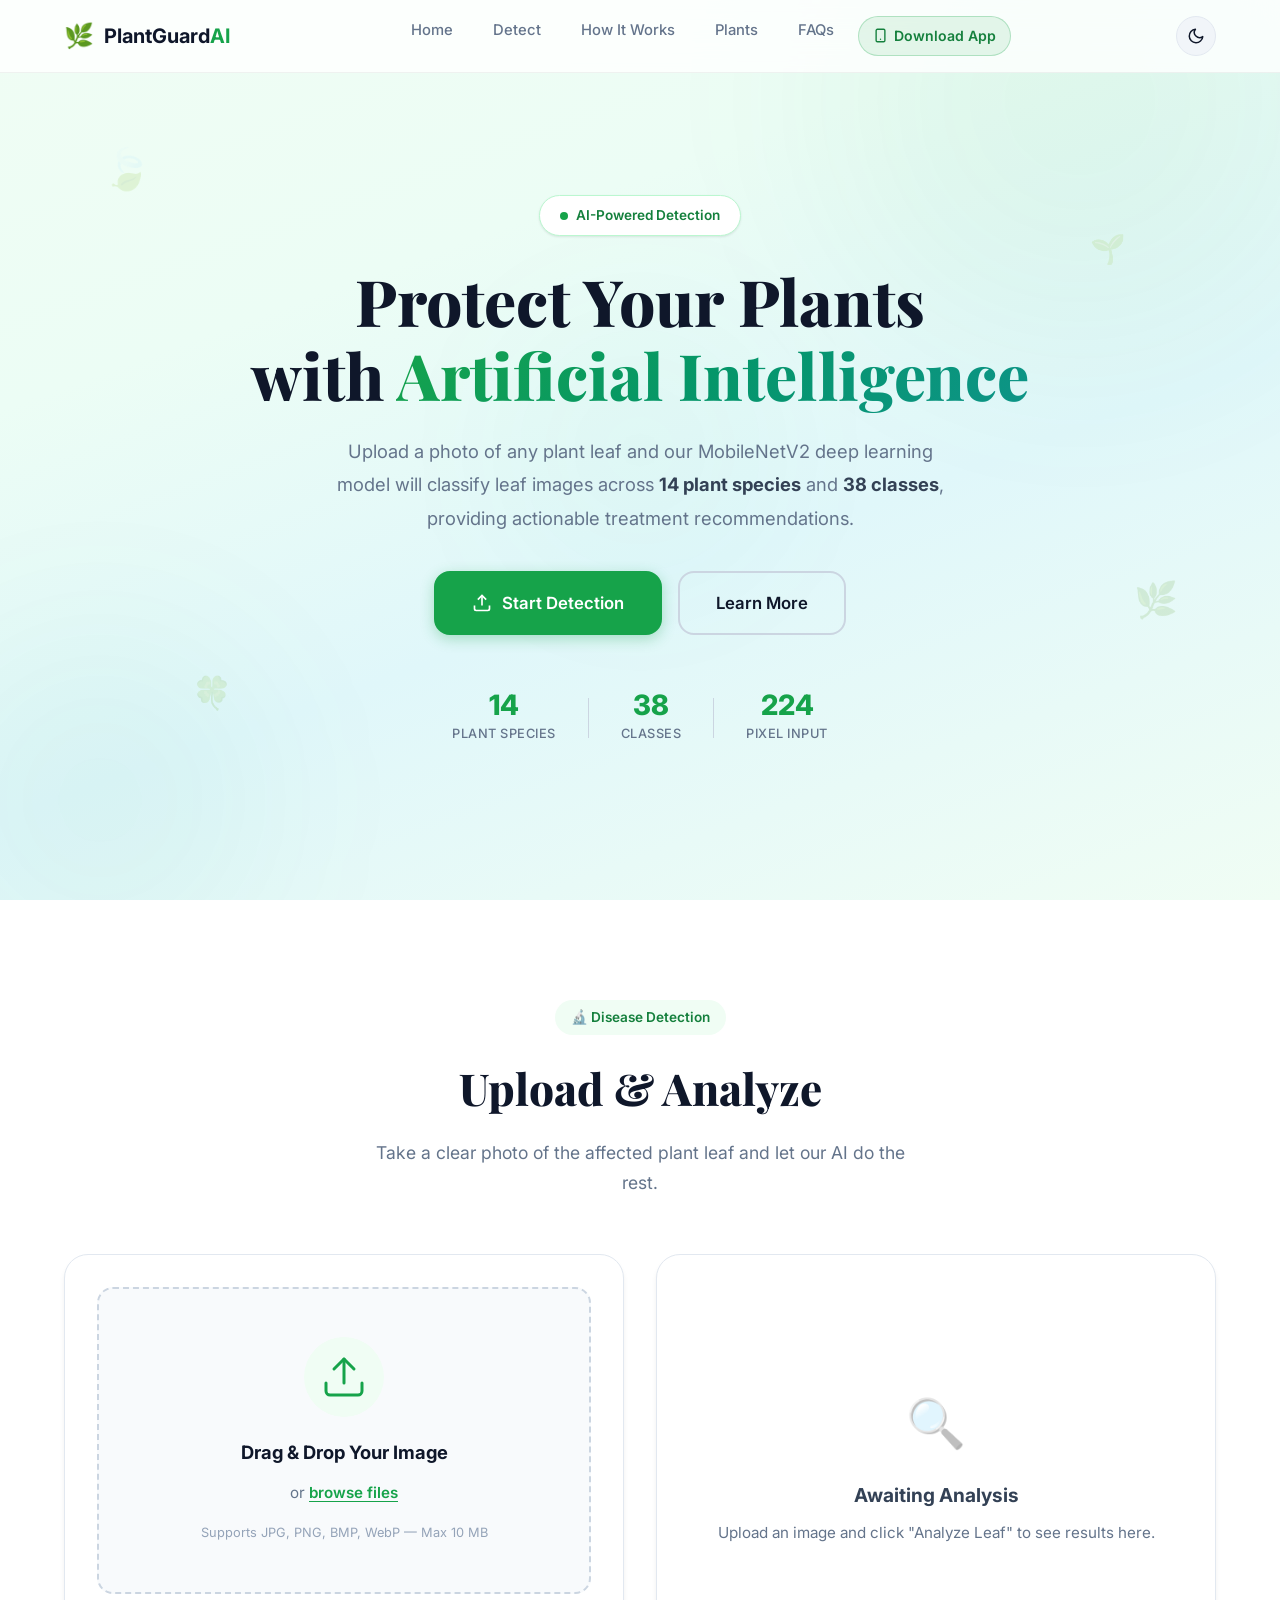
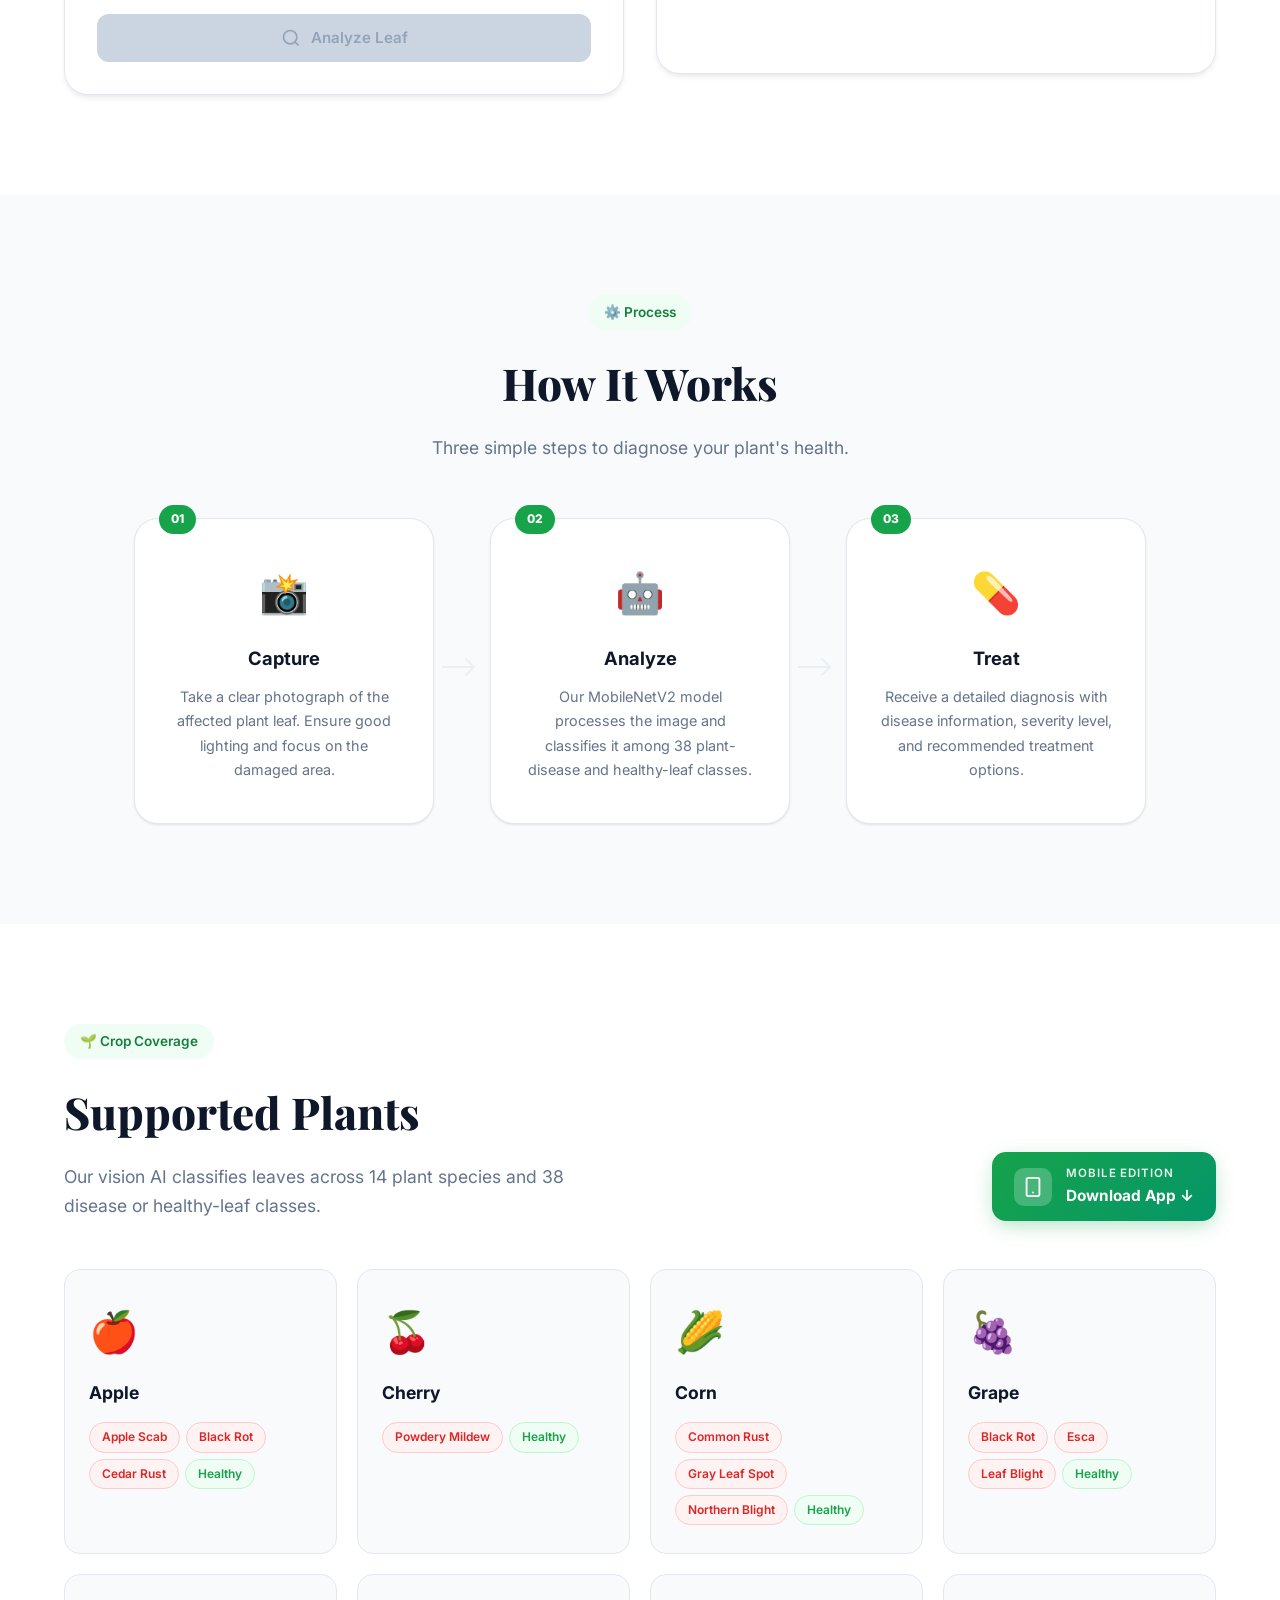
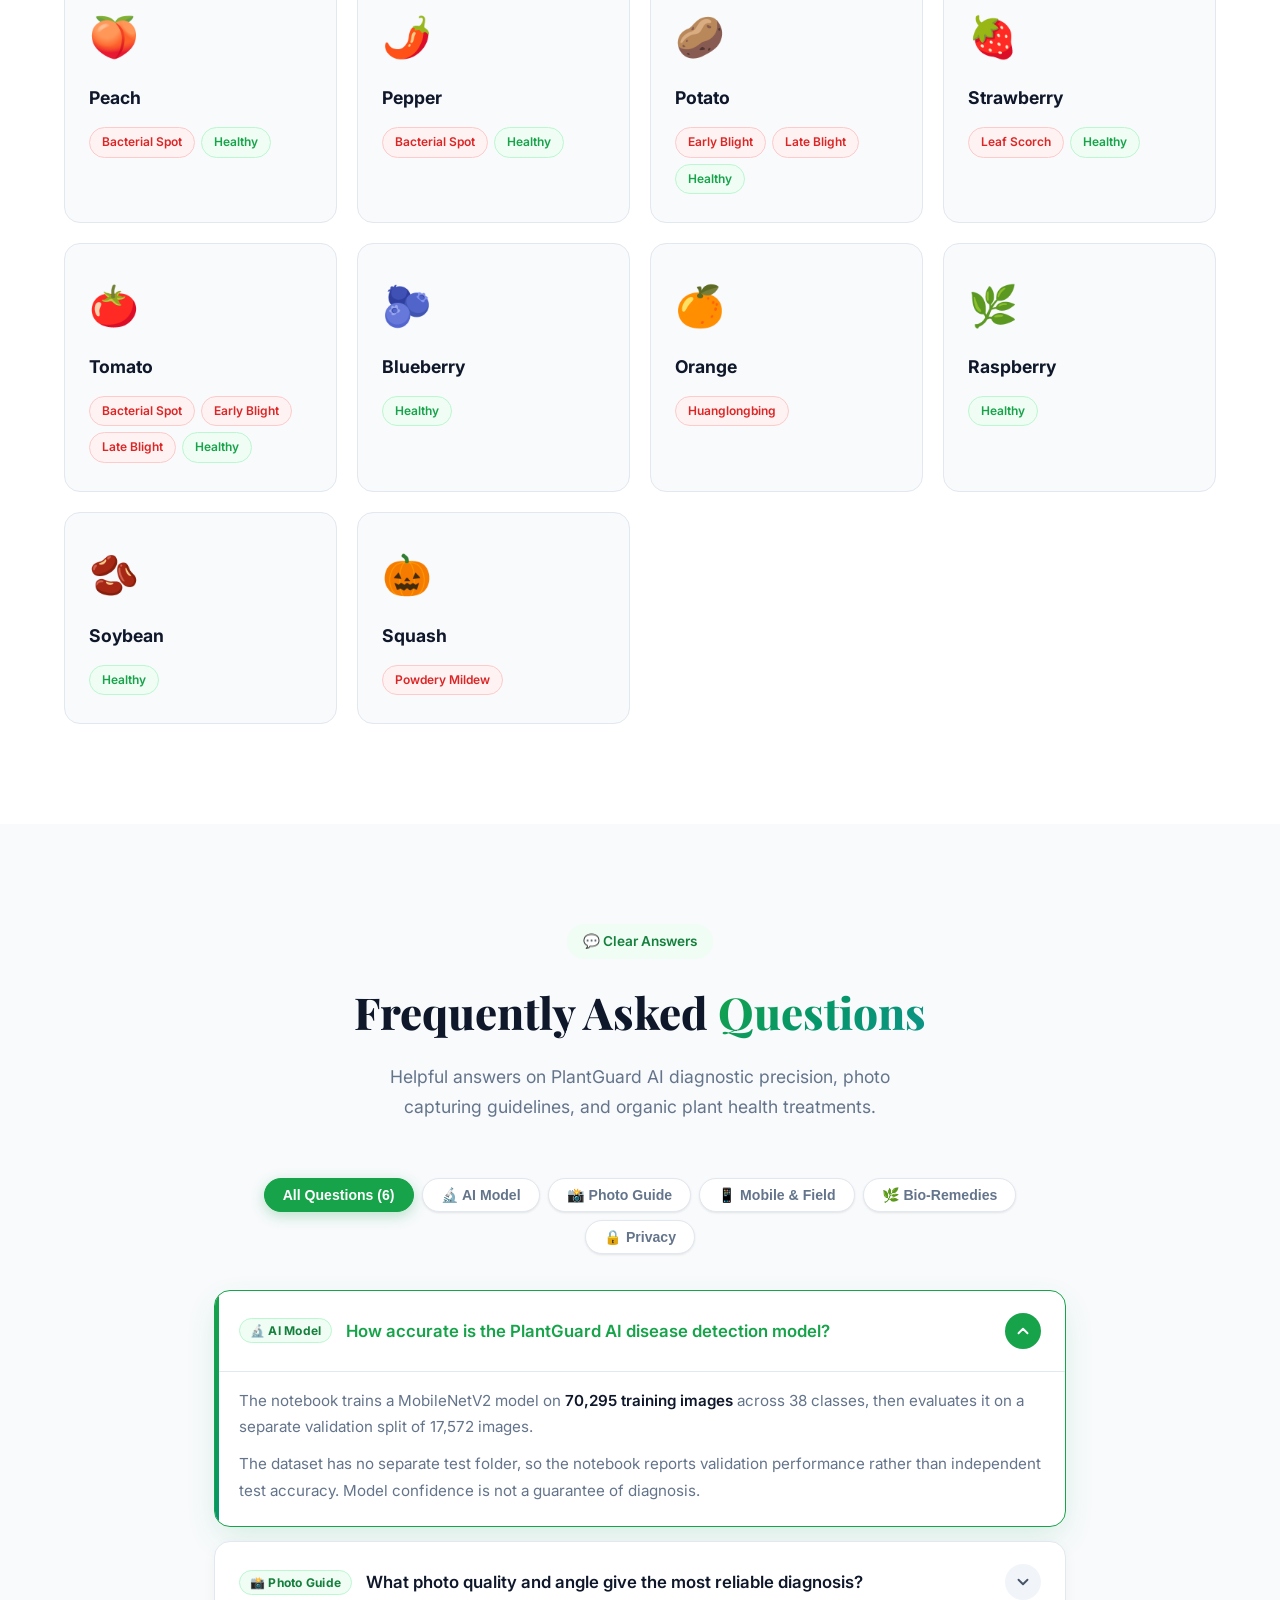
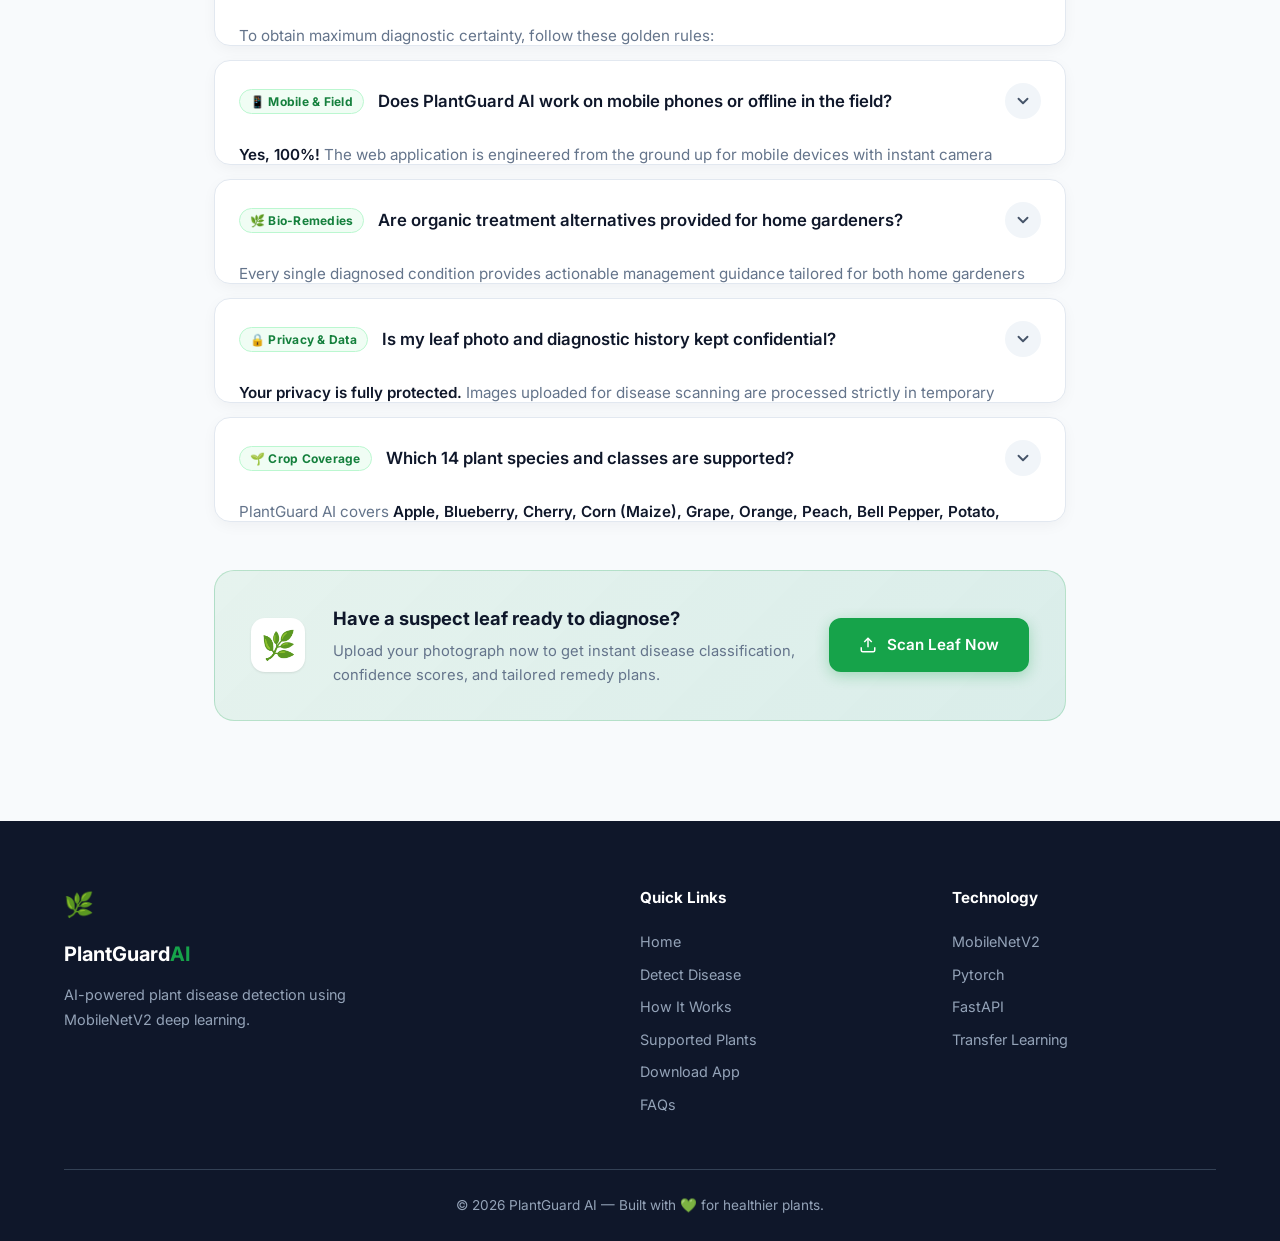
<file: frontend/index.html>
<!DOCTYPE html>
<html lang="en">
<head>
    <meta charset="UTF-8" />
    <meta name="viewport" content="width=device-width, initial-scale=1.0" />
    <title>PlantGuard AI — Plant Disease Detection</title>
    <link rel="preconnect" href="https://fonts.googleapis.com" />
    <link rel="preconnect" href="https://fonts.gstatic.com" crossorigin />
    <link href="https://fonts.googleapis.com/css2?family=Inter:wght@300;400;500;600;700;800;900&family=Playfair+Display:wght@700;800&display=swap" rel="stylesheet" />
    <link rel="stylesheet" href="style.css" />
    <link rel="icon" href="data:image/svg+xml,<svg xmlns='http://www.w3.org/2000/svg' viewBox='0 0 100 100'><text y='.9em' font-size='90'>🌿</text></svg>" />
    <script>
        (function() {
            try {
                const savedTheme = localStorage.getItem('plantguard_theme');
                if (savedTheme === 'dark' || (!savedTheme && window.matchMedia && window.matchMedia('(prefers-color-scheme: dark)').matches)) {
                    document.documentElement.setAttribute('data-theme', 'dark');
                } else {
                    document.documentElement.setAttribute('data-theme', 'light');
                }
            } catch(e) {}
        })();
    </script>
</head>
<body>
    <!-- ═══════════════════ NAVBAR ═══════════════════ -->
    <nav class="navbar" id="navbar">
        <div class="nav-container">
            <a href="#" class="nav-logo">
                <span class="logo-icon">🌿</span>
                <span class="logo-text">PlantGuard<span class="logo-accent">AI</span></span>
            </a>
            <ul class="nav-links">
                <li><a href="#home">Home</a></li>
                <li><a href="#detect">Detect</a></li>
                <li><a href="#how-it-works">How It Works</a></li>
                <li><a href="#plants">Plants</a></li>
                
                <li><a href="#faqSection">FAQs</a></li>
                <li>
                    <a href="https://drive.google.com/drive/folders/11VOvWhq4AAYxe6eZ1dElg188s2VvMgKe?usp=drive_link" target="_blank" rel="noopener noreferrer" class="nav-download-link" id="navDownloadBtn">
                        <svg width="15" height="15" viewBox="0 0 24 24" fill="none" stroke="currentColor" stroke-width="2.2" stroke-linecap="round" stroke-linejoin="round">
                            <rect x="5" y="2" width="14" height="20" rx="2" ry="2"></rect>
                            <line x1="12" y1="18" x2="12.01" y2="18"></line>
                        </svg>
                        Download App
                    </a>
                </li>
            </ul>
            <div class="nav-actions">
                <button class="theme-toggle-btn" id="themeToggleBtn" type="button" aria-label="Toggle light/dark mode" title="Toggle theme">
                    <span class="theme-icon sun-icon">
                        <svg width="19" height="19" viewBox="0 0 24 24" fill="none" stroke="currentColor" stroke-width="2" stroke-linecap="round" stroke-linejoin="round">
                            <circle cx="12" cy="12" r="5"></circle>
                            <line x1="12" y1="1" x2="12" y2="3"></line>
                            <line x1="12" y1="21" x2="12" y2="23"></line>
                            <line x1="4.22" y1="4.22" x2="5.64" y2="5.64"></line>
                            <line x1="18.36" y1="18.36" x2="19.78" y2="19.78"></line>
                            <line x1="1" y1="12" x2="3" y2="12"></line>
                            <line x1="21" y1="12" x2="23" y2="12"></line>
                            <line x1="4.22" y1="19.78" x2="5.64" y2="18.36"></line>
                            <line x1="18.36" y1="5.64" x2="19.78" y2="4.22"></line>
                        </svg>
                    </span>
                    <span class="theme-icon moon-icon">
                        <svg width="18" height="18" viewBox="0 0 24 24" fill="none" stroke="currentColor" stroke-width="2" stroke-linecap="round" stroke-linejoin="round">
                            <path d="M21 12.79A9 9 0 1 1 11.21 3 7 7 0 0 0 21 12.79z"></path>
                        </svg>
                    </span>
                </button>
                <button class="nav-toggle" id="navToggle" aria-label="Toggle navigation">
                    <span></span><span></span><span></span>
                </button>
            </div>
        </div>
    </nav>

    <!-- ═══════════════════ HERO ═══════════════════ -->
    <section class="hero" id="home">
        <div class="hero-bg">
            <div class="hero-shape hero-shape-1"></div>
            <div class="hero-shape hero-shape-2"></div>
            <div class="hero-shape hero-shape-3"></div>
            <div class="floating-leaf leaf-1">🍃</div>
            <div class="floating-leaf leaf-2">🌱</div>
            <div class="floating-leaf leaf-3">🍀</div>
            <div class="floating-leaf leaf-4">🌿</div>
        </div>
        <div class="hero-content">
            <div class="hero-badge">
                <span class="badge-dot"></span>
                AI-Powered Detection
            </div>
            <h1 class="hero-title">
                Protect Your Plants<br />
                with <span class="gradient-text">Artificial Intelligence</span>
            </h1>
            <p class="hero-subtitle">
                Upload a photo of any plant leaf and our MobileNetV2 deep learning model
                will classify leaf images across <strong>14 plant species</strong> and <strong>38 classes</strong>,
                providing actionable treatment recommendations.
            </p>
            <div class="hero-actions">
                <a href="#detect" class="btn btn-primary btn-lg">
                    <svg width="20" height="20" viewBox="0 0 24 24" fill="none" stroke="currentColor" stroke-width="2"><path d="M21 15v4a2 2 0 0 1-2 2H5a2 2 0 0 1-2-2v-4"/><polyline points="17 8 12 3 7 8"/><line x1="12" y1="3" x2="12" y2="15"/></svg>
                    Start Detection
                </a>
                <a href="#how-it-works" class="btn btn-outline btn-lg">Learn More</a>
            </div>
            <div class="hero-stats">
                <div class="stat">
                    <span class="stat-number">14</span>
                    <span class="stat-label">Plant Species</span>
                </div>
                <div class="stat-divider"></div>
                <div class="stat">
                    <span class="stat-number">38</span>
                    <span class="stat-label">Classes</span>
                </div>
                <div class="stat-divider"></div>
                <div class="stat">
                    <span class="stat-number">224</span>
                    <span class="stat-label">Pixel Input</span>
                </div>
            </div>
        </div>
    </section>

    <!-- ═══════════════════ DETECTION SECTION ═══════════════════ -->
    <section class="section detect-section" id="detect">
        <div class="container">
            <div class="section-header">
                <span class="section-tag">🔬 Disease Detection</span>
                <h2 class="section-title">Upload & Analyze</h2>
                <p class="section-desc">Take a clear photo of the affected plant leaf and let our AI do the rest.</p>
            </div>

            <div class="detect-grid">
                <!-- Upload Area -->
                <div class="upload-card" id="uploadCard">
                    <div class="upload-zone" id="uploadZone">
                        <input type="file" id="fileInput" accept="image/*" hidden />
                        <div class="upload-placeholder" id="uploadPlaceholder">
                            <div class="upload-icon">
                                <svg width="48" height="48" viewBox="0 0 24 24" fill="none" stroke="currentColor" stroke-width="1.5" stroke-linecap="round" stroke-linejoin="round">
                                    <path d="M21 15v4a2 2 0 0 1-2 2H5a2 2 0 0 1-2-2v-4"/>
                                    <polyline points="17 8 12 3 7 8"/>
                                    <line x1="12" y1="3" x2="12" y2="15"/>
                                </svg>
                            </div>
                            <h3>Drag & Drop Your Image</h3>
                            <p>or <span class="upload-browse">browse files</span></p>
                            <span class="upload-hint">Supports JPG, PNG, BMP, WebP — Max 10 MB</span>
                        </div>
                        <div class="upload-preview" id="uploadPreview" style="display:none;">
                            <img id="previewImage" alt="Uploaded leaf preview" />
                            <button class="btn-remove" id="removeBtn" title="Remove image">
                                <svg width="20" height="20" viewBox="0 0 24 24" fill="none" stroke="currentColor" stroke-width="2"><line x1="18" y1="6" x2="6" y2="18"/><line x1="6" y1="6" x2="18" y2="18"/></svg>
                            </button>
                        </div>
                    </div>
                    <button class="btn btn-primary btn-block" id="analyzeBtn" disabled>
                        <svg width="20" height="20" viewBox="0 0 24 24" fill="none" stroke="currentColor" stroke-width="2"><circle cx="11" cy="11" r="8"/><line x1="21" y1="21" x2="16.65" y2="16.65"/></svg>
                        Analyze Leaf
                    </button>
                </div>

                <!-- Results Area -->
                <div class="results-card" id="resultsCard">
                    <!-- Empty State -->
                    <div class="results-empty" id="resultsEmpty">
                        <div class="empty-icon">🔍</div>
                        <h3>Awaiting Analysis</h3>
                        <p>Upload an image and click "Analyze Leaf" to see results here.</p>
                    </div>

                    <!-- Loading State -->
                    <div class="results-loading" id="resultsLoading" style="display:none;">
                        <div class="loader">
                            <div class="loader-ring"></div>
                            <div class="loader-ring"></div>
                            <div class="loader-ring"></div>
                            <span class="loader-icon">🌿</span>
                        </div>
                        <h3>Analyzing Your Plant...</h3>
                        <p>Our AI model is examining the leaf for diseases.</p>
                    </div>

                    <!-- Results Content -->
                    <div class="results-content" id="resultsContent" style="display:none;">
                        <!-- Top Prediction -->
                        <div class="result-top" id="resultTop">
                            <div class="result-severity" id="resultSeverity">Healthy</div>
                            <div class="result-header">
                                <div>
                                    <h3 class="result-plant" id="resultPlant">—</h3>
                                    <p class="result-disease" id="resultDisease">—</p>
                                </div>
                                <div class="result-confidence-ring" id="confidenceRing">
                                    <svg viewBox="0 0 100 100">
                                        <circle cx="50" cy="50" r="42" class="ring-bg" />
                                        <circle cx="50" cy="50" r="42" class="ring-fill" id="ringFill" />
                                    </svg>
                                    <span class="ring-text" id="ringText">0%</span>
                                </div>
                            </div>
                        </div>

                        <!-- Disease Info -->
                        <div class="result-info" id="resultInfo">
                            <div class="info-block">
                                <h4>📋 Description</h4>
                                <p id="resultDescription">—</p>
                            </div>
                            <div class="info-block">
                                <h4>💊 Treatment</h4>
                                <p id="resultTreatment">—</p>
                            </div>
                        </div>

                        <!-- Other Predictions -->
                        <div class="result-others">
                            <h4>Other Possibilities</h4>
                            <div class="prediction-bars" id="predictionBars"></div>
                        </div>
                    </div>

                    <!-- Error State -->
                    <div class="results-error" id="resultsError" style="display:none;">
                        <div class="error-icon">⚠️</div>
                        <h3>Analysis Failed</h3>
                        <p id="errorMessage">Something went wrong. Please try again.</p>
                        <button class="btn btn-outline" id="retryBtn">Try Again</button>
                    </div>
                </div>
            </div>
        </div>
    </section>

    <!-- ═══════════════════ HOW IT WORKS ═══════════════════ -->
    <section class="section how-section" id="how-it-works">
        <div class="container">
            <div class="section-header">
                <span class="section-tag">⚙️ Process</span>
                <h2 class="section-title">How It Works</h2>
                <p class="section-desc">Three simple steps to diagnose your plant's health.</p>
            </div>
            <div class="steps-grid">
                <div class="step-card">
                    <div class="step-number">01</div>
                    <div class="step-icon">📸</div>
                    <h3>Capture</h3>
                    <p>Take a clear photograph of the affected plant leaf. Ensure good lighting and focus on the damaged area.</p>
                </div>
                <div class="step-connector">
                    <svg width="40" height="24" viewBox="0 0 40 24"><path d="M0 12h32m0 0l-8-8m8 8l-8 8" fill="none" stroke="currentColor" stroke-width="2" stroke-linecap="round" stroke-linejoin="round" opacity="0.3"/></svg>
                </div>
                <div class="step-card">
                    <div class="step-number">02</div>
                    <div class="step-icon">🤖</div>
                    <h3>Analyze</h3>
                    <p>Our MobileNetV2 model processes the image and classifies it among 38 plant-disease and healthy-leaf classes.</p>
                </div>
                <div class="step-connector">
                    <svg width="40" height="24" viewBox="0 0 40 24"><path d="M0 12h32m0 0l-8-8m8 8l-8 8" fill="none" stroke="currentColor" stroke-width="2" stroke-linecap="round" stroke-linejoin="round" opacity="0.3"/></svg>
                </div>
                <div class="step-card">
                    <div class="step-number">03</div>
                    <div class="step-icon">💊</div>
                    <h3>Treat</h3>
                    <p>Receive a detailed diagnosis with disease information, severity level, and recommended treatment options.</p>
                </div>
            </div>
        </div>
    </section>

    <!-- ═══════════════════ SUPPORTED PLANTS ═══════════════════ -->
    <section class="section plants-section" id="plants">
        <div class="container">
            <div class="plants-header-row">
                <div class="section-header plants-header-left">
                    <span class="section-tag">🌱 Crop Coverage</span>
                    <h2 class="section-title">Supported Plants</h2>
                    <p class="section-desc">Our vision AI classifies leaves across 14 plant species and 38 disease or healthy-leaf classes.</p>
                </div>
                <div class="plants-download-action">
                    <a href="https://drive.google.com/drive/folders/11VOvWhq4AAYxe6eZ1dElg188s2VvMgKe?usp=drive_link" target="_blank" rel="noopener noreferrer" class="plants-app-badge-btn" id="plantsSectionDownloadBtn">
                        <div class="app-badge-icon">
                            <svg width="22" height="22" viewBox="0 0 24 24" fill="none" stroke="currentColor" stroke-width="2" stroke-linecap="round" stroke-linejoin="round">
                                <rect x="5" y="2" width="14" height="20" rx="2" ry="2"></rect>
                                <line x1="12" y1="18" x2="12.01" y2="18"></line>
                            </svg>
                        </div>
                        <div class="app-badge-text">
                            <span class="app-badge-sub">Mobile Edition</span>
                            <span class="app-badge-title">Download App &darr;</span>
                        </div>
                    </a>
                </div>
            </div>
            <div class="plants-grid">
                <div class="plant-card">
                    <div class="plant-emoji">🍎</div>
                    <h3>Apple</h3>
                    <div class="plant-diseases">
                        <span class="disease-tag disease-bad">Apple Scab</span>
                        <span class="disease-tag disease-bad">Black Rot</span>
                        <span class="disease-tag disease-bad">Cedar Rust</span>
                        <span class="disease-tag disease-good">Healthy</span>
                    </div>
                </div>
                <div class="plant-card">
                    <div class="plant-emoji">🍒</div>
                    <h3>Cherry</h3>
                    <div class="plant-diseases">
                        <span class="disease-tag disease-bad">Powdery Mildew</span>
                        <span class="disease-tag disease-good">Healthy</span>
                    </div>
                </div>
                <div class="plant-card">
                    <div class="plant-emoji">🌽</div>
                    <h3>Corn</h3>
                    <div class="plant-diseases">
                        <span class="disease-tag disease-bad">Common Rust</span>
                        <span class="disease-tag disease-bad">Gray Leaf Spot</span>
                        <span class="disease-tag disease-bad">Northern Blight</span>
                        <span class="disease-tag disease-good">Healthy</span>
                    </div>
                </div>
                <div class="plant-card">
                    <div class="plant-emoji">🍇</div>
                    <h3>Grape</h3>
                    <div class="plant-diseases">
                        <span class="disease-tag disease-bad">Black Rot</span>
                        <span class="disease-tag disease-bad">Esca</span>
                        <span class="disease-tag disease-bad">Leaf Blight</span>
                        <span class="disease-tag disease-good">Healthy</span>
                    </div>
                </div>
                <div class="plant-card">
                    <div class="plant-emoji">🍑</div>
                    <h3>Peach</h3>
                    <div class="plant-diseases">
                        <span class="disease-tag disease-bad">Bacterial Spot</span>
                        <span class="disease-tag disease-good">Healthy</span>
                    </div>
                </div>
                <div class="plant-card">
                    <div class="plant-emoji">🌶️</div>
                    <h3>Pepper</h3>
                    <div class="plant-diseases">
                        <span class="disease-tag disease-bad">Bacterial Spot</span>
                        <span class="disease-tag disease-good">Healthy</span>
                    </div>
                </div>
                <div class="plant-card">
                    <div class="plant-emoji">🥔</div>
                    <h3>Potato</h3>
                    <div class="plant-diseases">
                        <span class="disease-tag disease-bad">Early Blight</span>
                        <span class="disease-tag disease-bad">Late Blight</span>
                        <span class="disease-tag disease-good">Healthy</span>
                    </div>
                </div>
                <div class="plant-card">
                    <div class="plant-emoji">🍓</div>
                    <h3>Strawberry</h3>
                    <div class="plant-diseases">
                        <span class="disease-tag disease-bad">Leaf Scorch</span>
                        <span class="disease-tag disease-good">Healthy</span>
                    </div>
                </div>
                <div class="plant-card">
                    <div class="plant-emoji">🍅</div>
                    <h3>Tomato</h3>
                    <div class="plant-diseases">
                        <span class="disease-tag disease-bad">Bacterial Spot</span>
                        <span class="disease-tag disease-bad">Early Blight</span>
                        <span class="disease-tag disease-bad">Late Blight</span>
                        <span class="disease-tag disease-good">Healthy</span>
                    </div>
                </div>
                <div class="plant-card">
                    <div class="plant-emoji">🫐</div>
                    <h3>Blueberry</h3>
                    <div class="plant-diseases">
                        <span class="disease-tag disease-good">Healthy</span>
                    </div>
                </div>
                <div class="plant-card">
                    <div class="plant-emoji">🍊</div>
                    <h3>Orange</h3>
                    <div class="plant-diseases">
                        <span class="disease-tag disease-bad">Huanglongbing</span>
                    </div>
                </div>
                <div class="plant-card">
                    <div class="plant-emoji">🌿</div>
                    <h3>Raspberry</h3>
                    <div class="plant-diseases">
                        <span class="disease-tag disease-good">Healthy</span>
                    </div>
                </div>
                <div class="plant-card">
                    <div class="plant-emoji">🫘</div>
                    <h3>Soybean</h3>
                    <div class="plant-diseases">
                        <span class="disease-tag disease-good">Healthy</span>
                    </div>
                </div>
                <div class="plant-card">
                    <div class="plant-emoji">🎃</div>
                    <h3>Squash</h3>
                    <div class="plant-diseases">
                        <span class="disease-tag disease-bad">Powdery Mildew</span>
                    </div>
                </div>
            </div>
        </div>
    </section>




      <!-- ==========================================================================
       FREQUENTLY ASKED QUESTIONS (FAQ)
       ========================================================================== -->
    <a id="faq"></a>
    <section class="section faq-section" id="faqSection">
        <div class="container faq-container">
            <div class="section-header">
                <span class="section-tag">💬 Clear Answers</span>
                <h2 class="section-title">Frequently Asked <span class="gradient-text">Questions</span></h2>
                <p class="section-desc">
                    Helpful answers on PlantGuard AI diagnostic precision, photo capturing guidelines, and organic plant health treatments.
                </p>
            </div>

            <!-- FAQ Filter Categories -->
            <div class="faq-filters" id="faqFilters" role="tablist" aria-label="FAQ Categories">
                <button type="button" class="faq-filter-btn active" data-category="all">All Questions (6)</button>
                <button type="button" class="faq-filter-btn" data-category="model">🔬 AI Model</button>
                <button type="button" class="faq-filter-btn" data-category="photo">📸 Photo Guide</button>
                <button type="button" class="faq-filter-btn" data-category="mobile">📱 Mobile & Field</button>
                <button type="button" class="faq-filter-btn" data-category="treatment">🌿 Bio-Remedies</button>
                <button type="button" class="faq-filter-btn" data-category="privacy">🔒 Privacy</button>
            </div>

            <!-- FAQ Accordion List -->
            <div class="faq-list" id="faqList">
                <!-- Item 1 -->
                <div class="faq-item active" data-category="model">
                    <button type="button" class="faq-question" aria-expanded="true" aria-controls="faq-ans-1">
                        <div class="faq-q-left">
                            <span class="faq-cat-pill">🔬 AI Model</span>
                            <span class="faq-q-title">How accurate is the PlantGuard AI disease detection model?</span>
                        </div>
                        <div class="faq-chevron-wrap">
                            <svg width="18" height="18" viewBox="0 0 24 24" fill="none" stroke="currentColor" stroke-width="2.5" stroke-linecap="round" stroke-linejoin="round"><polyline points="6 9 12 15 18 9"/></svg>
                        </div>
                    </button>
                    <div class="faq-answer-collapse" id="faq-ans-1" role="region">
                        <div class="faq-answer-body">
                            <p>The notebook trains a MobileNetV2 model on <strong>70,295 training images</strong> across 38 classes, then evaluates it on a separate validation split of 17,572 images.</p>
                            <p style="margin-top: 10px;">The dataset has no separate test folder, so the notebook reports validation performance rather than independent test accuracy. Model confidence is not a guarantee of diagnosis.</p>
                        </div>
                    </div>
                </div>

                <!-- Item 2 -->
                <div class="faq-item" data-category="photo">
                    <button type="button" class="faq-question" aria-expanded="false" aria-controls="faq-ans-2">
                        <div class="faq-q-left">
                            <span class="faq-cat-pill">📸 Photo Guide</span>
                            <span class="faq-q-title">What photo quality and angle give the most reliable diagnosis?</span>
                        </div>
                        <div class="faq-chevron-wrap">
                            <svg width="18" height="18" viewBox="0 0 24 24" fill="none" stroke="currentColor" stroke-width="2.5" stroke-linecap="round" stroke-linejoin="round"><polyline points="6 9 12 15 18 9"/></svg>
                        </div>
                    </button>
                    <div class="faq-answer-collapse" id="faq-ans-2" role="region">
                        <div class="faq-answer-body">
                            <p>To obtain maximum diagnostic certainty, follow these golden rules:</p>
                            <ul class="faq-tips-list">
                                <li><strong>Natural diffused daylight:</strong> Shoot in soft morning or overcast light. Avoid harsh direct sun reflections or intense camera flash.</li>
                                <li><strong>Fill the frame:</strong> The infected leaf blade should fill at least <strong>60%–80%</strong> of the picture.</li>
                                <li><strong>Focus sharply on lesions:</strong> Tap your screen to lock focus on discoloration, powdery spots, or wilting leaf margins.</li>
                                <li><strong>Clean background:</strong> Hold a neutral hand or piece of cardboard behind the leaf if background foliage is distracting.</li>
                            </ul>
                        </div>
                    </div>
                </div>

                <!-- Item 3 -->
                <div class="faq-item" data-category="mobile">
                    <button type="button" class="faq-question" aria-expanded="false" aria-controls="faq-ans-3">
                        <div class="faq-q-left">
                            <span class="faq-cat-pill">📱 Mobile & Field</span>
                            <span class="faq-q-title">Does PlantGuard AI work on mobile phones or offline in the field?</span>
                        </div>
                        <div class="faq-chevron-wrap">
                            <svg width="18" height="18" viewBox="0 0 24 24" fill="none" stroke="currentColor" stroke-width="2.5" stroke-linecap="round" stroke-linejoin="round"><polyline points="6 9 12 15 18 9"/></svg>
                        </div>
                    </button>
                    <div class="faq-answer-collapse" id="faq-ans-3" role="region">
                        <div class="faq-answer-body">
                            <p><strong>Yes, 100%!</strong> The web application is engineered from the ground up for mobile devices with instant camera capture support on both iOS (Safari) and Android (Chrome).</p>
                            <p style="margin-top: 10px;">Additionally, you can download our dedicated <strong>PlantGuard Mobile App (APK / PWA)</strong> from the link beside the Plants section, giving you rapid one-tap diagnoses while inspecting orchards or farms.</p>
                        </div>
                    </div>
                </div>

                <!-- Item 4 -->
                <div class="faq-item" data-category="treatment">
                    <button type="button" class="faq-question" aria-expanded="false" aria-controls="faq-ans-4">
                        <div class="faq-q-left">
                            <span class="faq-cat-pill">🌿 Bio-Remedies</span>
                            <span class="faq-q-title">Are organic treatment alternatives provided for home gardeners?</span>
                        </div>
                        <div class="faq-chevron-wrap">
                            <svg width="18" height="18" viewBox="0 0 24 24" fill="none" stroke="currentColor" stroke-width="2.5" stroke-linecap="round" stroke-linejoin="round"><polyline points="6 9 12 15 18 9"/></svg>
                        </div>
                    </button>
                    <div class="faq-answer-collapse" id="faq-ans-4" role="region">
                        <div class="faq-answer-body">
                            <p>Every single diagnosed condition provides actionable management guidance tailored for both home gardeners and organic farmers:</p>
                            <ul class="faq-tips-list">
                                <li><strong>Biological controls:</strong> Recommendations such as <em>Bacillus subtilis</em> beneficial bacteria, copper octanoate sprays, and botanical Neem oil extracts.</li>
                                <li><strong>Cultural practices:</strong> Sanitization methods, targeted pruning, air circulation tips, and drip irrigation practices to halt fungal spore transmission.</li>
                                <li><strong>Commercial options:</strong> Chemical fungicide guidelines when intervention is required for large acreages.</li>
                            </ul>
                        </div>
                    </div>
                </div>

                <!-- Item 5 -->
                <div class="faq-item" data-category="privacy">
                    <button type="button" class="faq-question" aria-expanded="false" aria-controls="faq-ans-5">
                        <div class="faq-q-left">
                            <span class="faq-cat-pill">🔒 Privacy & Data</span>
                            <span class="faq-q-title">Is my leaf photo and diagnostic history kept confidential?</span>
                        </div>
                        <div class="faq-chevron-wrap">
                            <svg width="18" height="18" viewBox="0 0 24 24" fill="none" stroke="currentColor" stroke-width="2.5" stroke-linecap="round" stroke-linejoin="round"><polyline points="6 9 12 15 18 9"/></svg>
                        </div>
                    </button>
                    <div class="faq-answer-collapse" id="faq-ans-5" role="region">
                        <div class="faq-answer-body">
                            <p><strong>Your privacy is fully protected.</strong> Images uploaded for disease scanning are processed strictly in temporary runtime memory and are never retained, sold, or shared with third parties.</p>
                            <p style="margin-top: 10px;">Diagnostic logs and scan records reside solely inside your personal browser's LocalStorage, meaning you retain complete ownership and can clear your history anytime with zero footprints left behind.</p>
                        </div>
                    </div>
                </div>

                <!-- Item 6 -->
                <div class="faq-item" data-category="model">
                    <button type="button" class="faq-question" aria-expanded="false" aria-controls="faq-ans-6">
                        <div class="faq-q-left">
                            <span class="faq-cat-pill">🌱 Crop Coverage</span>
                            <span class="faq-q-title">Which 14 plant species and classes are supported?</span>
                        </div>
                        <div class="faq-chevron-wrap">
                            <svg width="18" height="18" viewBox="0 0 24 24" fill="none" stroke="currentColor" stroke-width="2.5" stroke-linecap="round" stroke-linejoin="round"><polyline points="6 9 12 15 18 9"/></svg>
                        </div>
                    </button>
                    <div class="faq-answer-collapse" id="faq-ans-6" role="region">
                        <div class="faq-answer-body">
                            <p>PlantGuard AI covers <strong>Apple, Blueberry, Cherry, Corn (Maize), Grape, Orange, Peach, Bell Pepper, Potato, Raspberry, Soybean, Squash, Strawberry, and Tomato</strong>.</p>
                            <p style="margin-top: 10px;">The 38 classes include crop-specific diseases such as blights, rusts, spots, mildew, and Huanglongbing, plus healthy-leaf classes where available.</p>
                        </div>
                    </div>
                </div>
            </div>

            <!-- FAQ CTA Card -->
            <div class="faq-cta-card">
                <div class="faq-cta-icon-wrap">
                    <span class="faq-cta-emoji">🌿</span>
                </div>
                <div class="faq-cta-text">
                    <h4>Have a suspect leaf ready to diagnose?</h4>
                    <p>Upload your photograph now to get instant disease classification, confidence scores, and tailored remedy plans.</p>
                </div>
                <div class="faq-cta-action">
                    <a href="#detect" class="btn btn-primary faq-cta-btn">
                        <svg width="18" height="18" viewBox="0 0 24 24" fill="none" stroke="currentColor" stroke-width="2"><path d="M21 15v4a2 2 0 0 1-2 2H5a2 2 0 0 1-2-2v-4"/><polyline points="17 8 12 3 7 8"/><line x1="12" y1="15" x2="12" y2="3"/></svg>
                        Scan Leaf Now
                    </a>
                </div>
            </div>
        </div>
    </section>

    <!-- ═══════════════════ FOOTER ═══════════════════ -->
    <footer class="footer">
        <div class="container">
            <div class="footer-content">
                <div class="footer-brand">
                    <span class="logo-icon">🌿</span>
                    <span class="logo-text">PlantGuard<span class="logo-accent">AI</span></span>
                    <p>AI-powered plant disease detection using MobileNetV2 deep learning.</p>
                </div>
                <div class="footer-links">
                    <h4>Quick Links</h4>
                    <a href="#home">Home</a>
                    <a href="#detect">Detect Disease</a>
                    <a href="#how-it-works">How It Works</a>
                    <a href="#plants">Supported Plants</a>
                    <a href="https://drive.google.com/drive/folders/11VOvWhq4AAYxe6eZ1dElg188s2VvMgKe?usp=drive_link" target="_blank" rel="noopener noreferrer">Download App</a>
                    <a href="#faqSection">FAQs</a>
                </div>
                <div class="footer-tech">
                    <h4>Technology</h4>
                    <a href="#">MobileNetV2</a>
                    <a href="#">Pytorch</a>
                    <a href="#">FastAPI</a>
                    <a href="#">Transfer Learning</a>
                </div>
            </div>
            <div class="footer-bottom">
                <p>© 2026 PlantGuard AI — Built with 💚 for healthier plants.</p>
            </div>
        </div>
    </footer>



    <!-- ═══════════════════ THEME, FAQ & MODAL SCRIPTS ═══════════════════ -->
    <script>
    (function() {
        // --- 1. THEME TOGGLE (LIGHT / DARK) ---
        const themeToggleBtn = document.getElementById('themeToggleBtn');
        function setTheme(theme) {
            document.documentElement.setAttribute('data-theme', theme);
            try { localStorage.setItem('plantguard_theme', theme); } catch(e) {}
        }
        function getCurrentTheme() {
            return document.documentElement.getAttribute('data-theme') || 'light';
        }
        if (themeToggleBtn) {
            themeToggleBtn.addEventListener('click', () => {
                const nextTheme = getCurrentTheme() === 'dark' ? 'light' : 'dark';
                setTheme(nextTheme);
            });
        }

        // --- 2. FAQ ACCORDION INTERACTIVITY ---
        const faqItems = document.querySelectorAll('.faq-item');
        faqItems.forEach(item => {
            const btn = item.querySelector('.faq-question');
            if (!btn) return;
            btn.addEventListener('click', () => {
                const isActive = item.classList.contains('active');
                faqItems.forEach(other => {
                    if (other !== item) {
                        other.classList.remove('active');
                        const otherBtn = other.querySelector('.faq-question');
                        if (otherBtn) otherBtn.setAttribute('aria-expanded', 'false');
                    }
                });
                if (isActive) {
                    item.classList.remove('active');
                    btn.setAttribute('aria-expanded', 'false');
                } else {
                    item.classList.add('active');
                    btn.setAttribute('aria-expanded', 'true');
                }
            });
        });

        // FAQ Category Filter
        const filterBtns = document.querySelectorAll('.faq-filter-btn');
        filterBtns.forEach(fBtn => {
            fBtn.addEventListener('click', () => {
                filterBtns.forEach(b => b.classList.remove('active'));
                fBtn.classList.add('active');
                const cat = fBtn.getAttribute('data-category');
                faqItems.forEach(item => {
                    const itemCat = item.getAttribute('data-category');
                    if (cat === 'all' || itemCat === cat) {
                        item.style.display = 'block';
                    } else {
                        item.style.display = 'none';
                    }
                });
            });
        });

        // --- 3. DOWNLOAD APP MODAL LOGIC ---
        const downloadModal = document.getElementById('downloadModal');
        const closeModalBtn = document.getElementById('closeModalBtn');
        function closeModal() {
            if (downloadModal) {
                downloadModal.classList.remove('open');
                document.body.style.overflow = '';
            }
        }

        if (closeModalBtn) {
            closeModalBtn.addEventListener('click', closeModal);
        }

        if (downloadModal) {
            downloadModal.addEventListener('click', (e) => {
                if (e.target === downloadModal) {
                    closeModal();
                }
            });
        }

        window.addEventListener('keydown', (e) => {
            if (e.key === 'Escape' && downloadModal && downloadModal.classList.contains('open')) {
                closeModal();
            }
        });
    })();
    </script>
    <script src="app.js"></script>
</body>
</html>
</file>
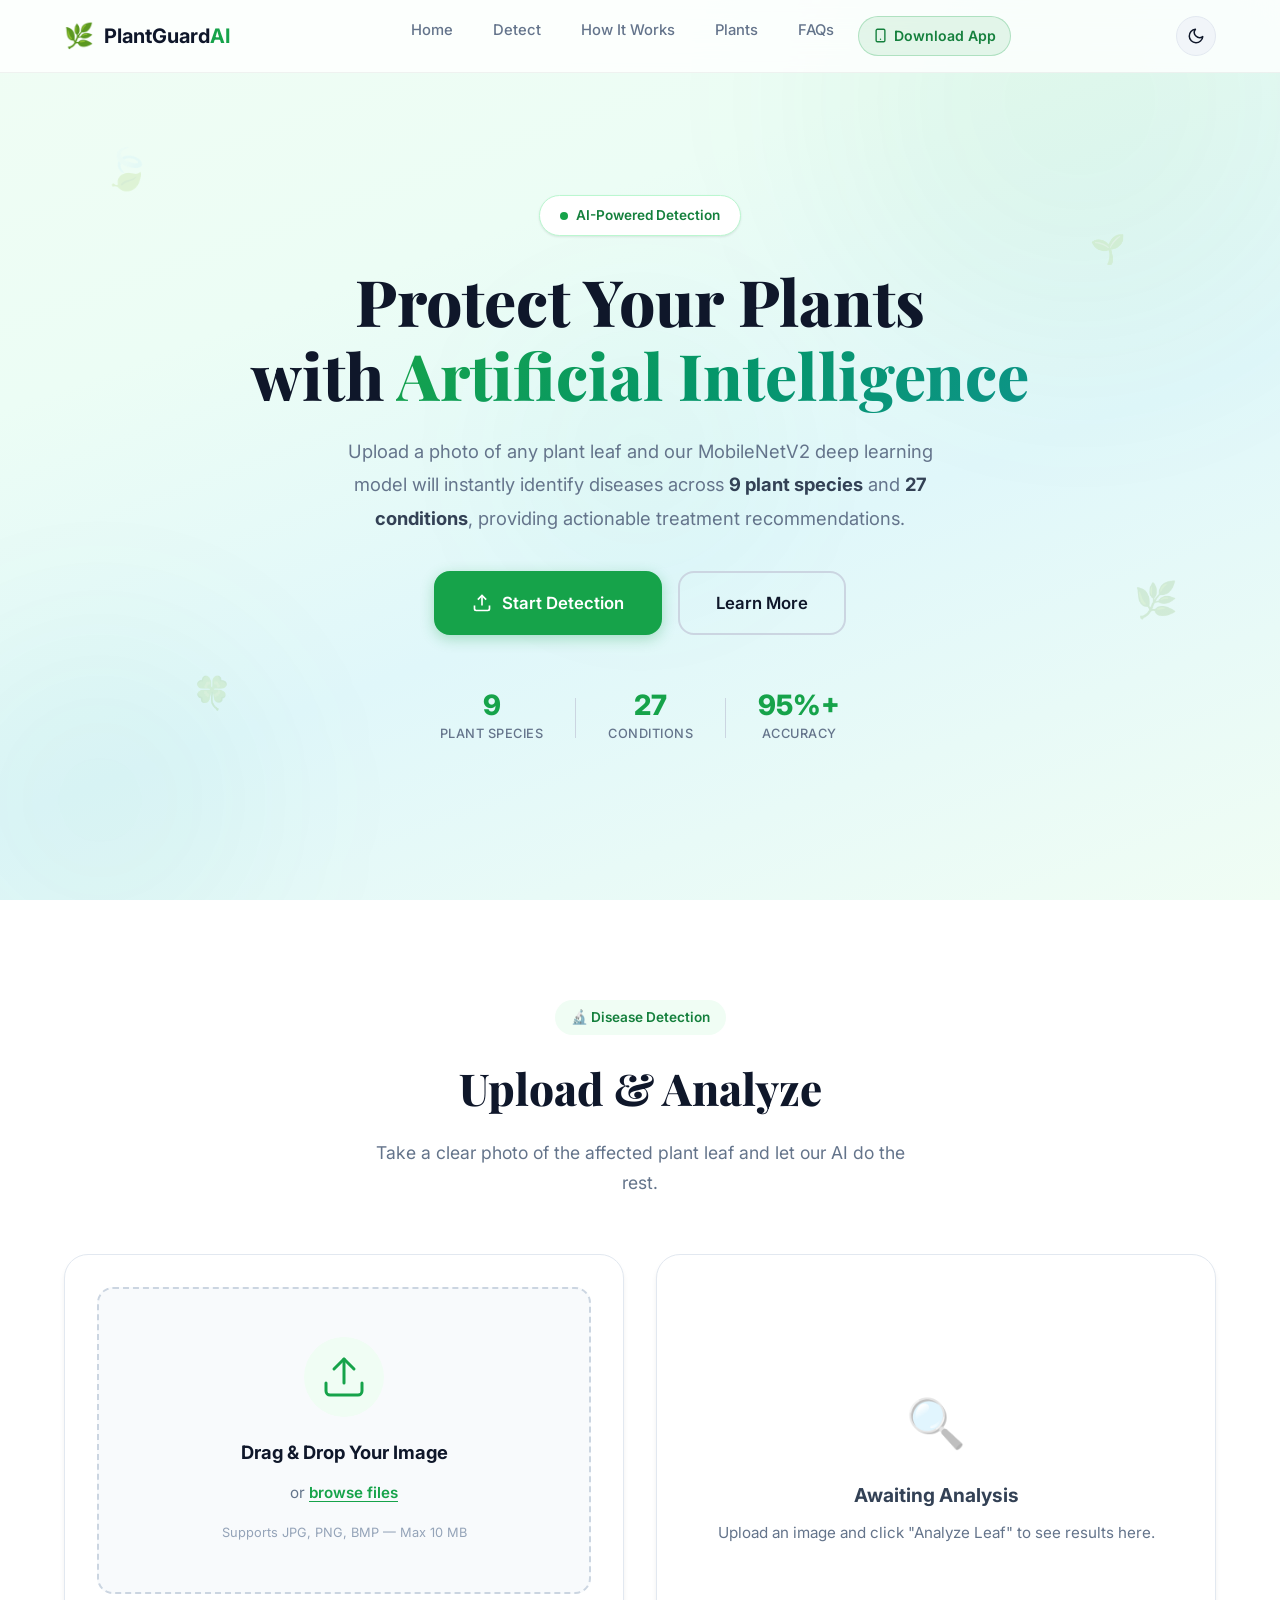
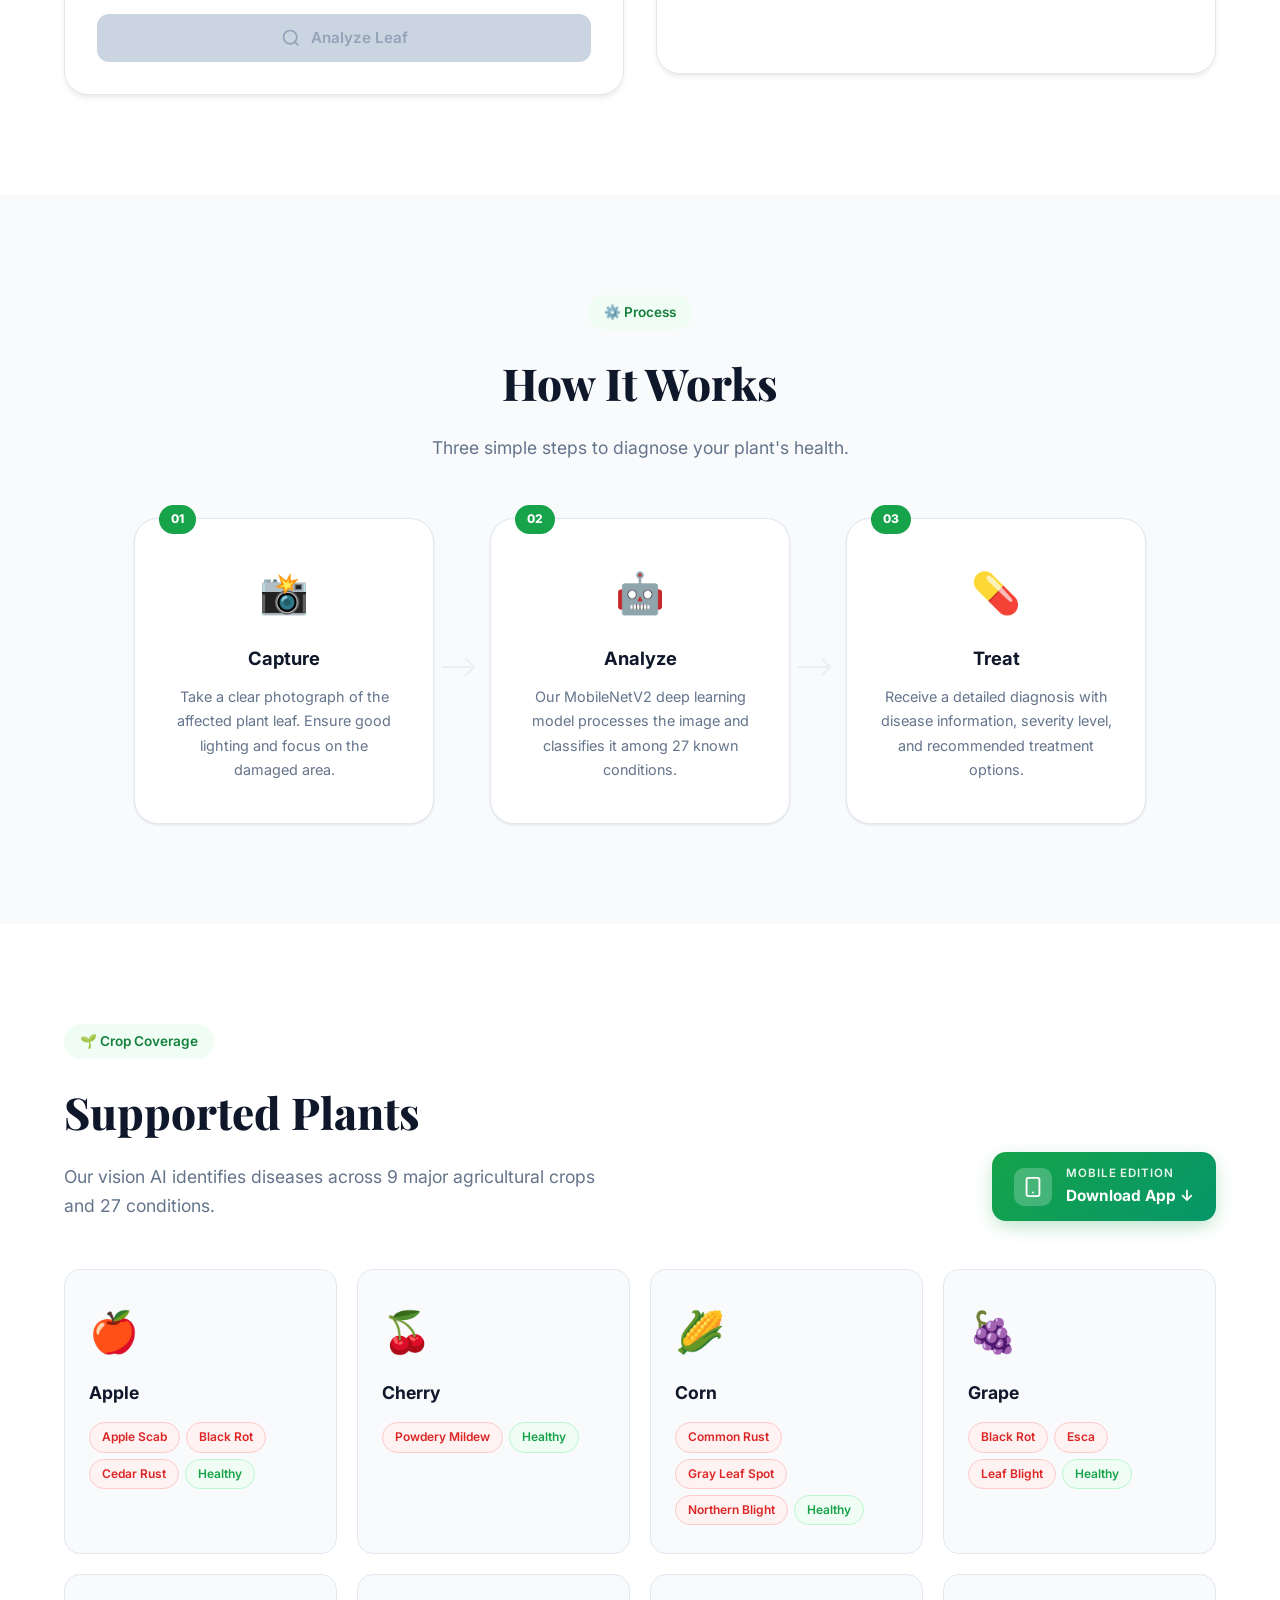
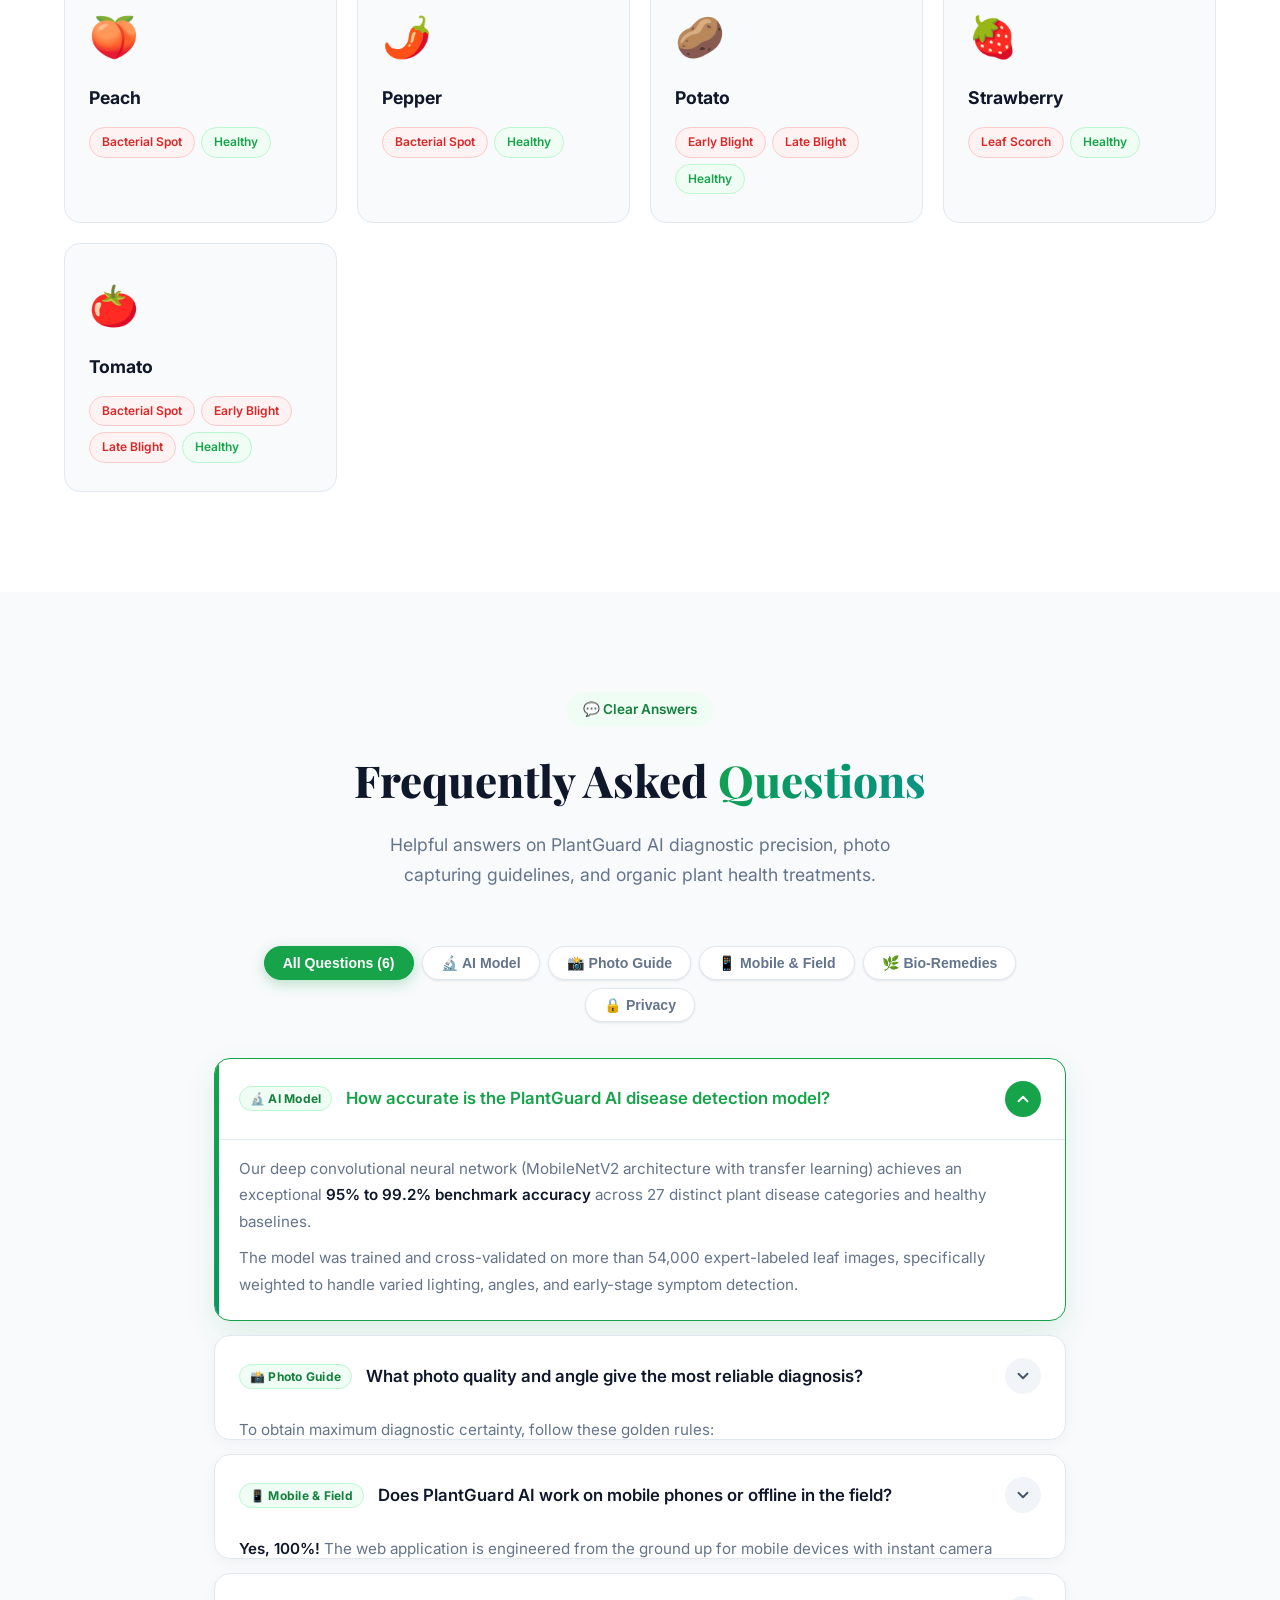
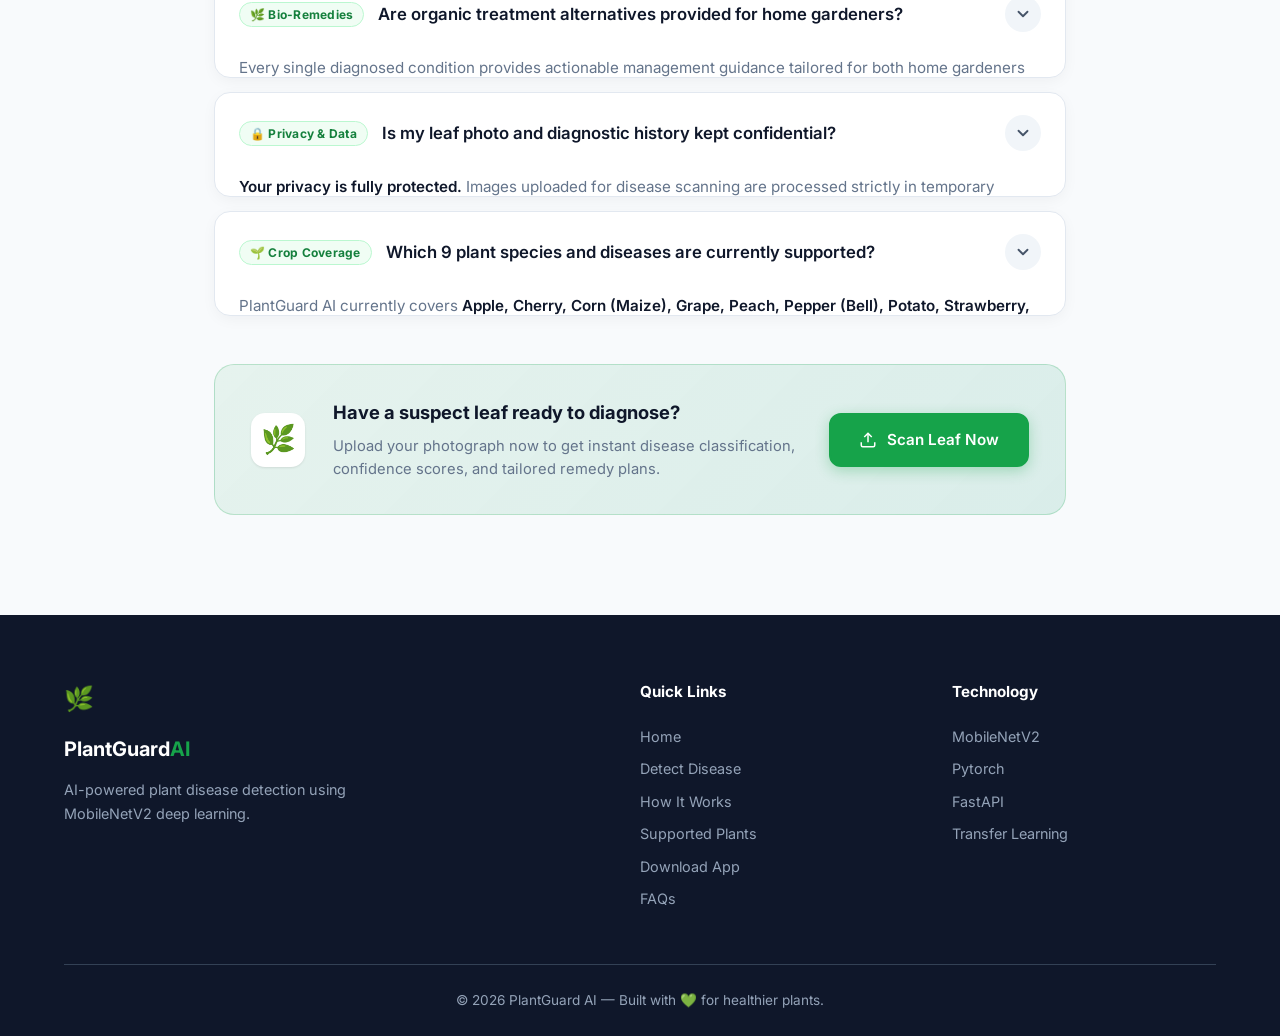
<file: templates/index.html>
<!DOCTYPE html>
<html lang="en">
<head>
    <meta charset="UTF-8" />
    <meta name="viewport" content="width=device-width, initial-scale=1.0" />
    <title>PlantGuard AI — Plant Disease Detection</title>
    <link rel="preconnect" href="https://fonts.googleapis.com" />
    <link rel="preconnect" href="https://fonts.gstatic.com" crossorigin />
    <link href="https://fonts.googleapis.com/css2?family=Inter:wght@300;400;500;600;700;800;900&family=Playfair+Display:wght@700;800&display=swap" rel="stylesheet" />
    <link rel="stylesheet" href="/static/css/style.css" />
    <link rel="icon" href="data:image/svg+xml,<svg xmlns='http://www.w3.org/2000/svg' viewBox='0 0 100 100'><text y='.9em' font-size='90'>🌿</text></svg>" />
    <script>
        (function() {
            try {
                const savedTheme = localStorage.getItem('plantguard_theme');
                if (savedTheme === 'dark' || (!savedTheme && window.matchMedia && window.matchMedia('(prefers-color-scheme: dark)').matches)) {
                    document.documentElement.setAttribute('data-theme', 'dark');
                } else {
                    document.documentElement.setAttribute('data-theme', 'light');
                }
            } catch(e) {}
        })();
    </script>
</head>
<body>
    <!-- ═══════════════════ NAVBAR ═══════════════════ -->
    <nav class="navbar" id="navbar">
        <div class="nav-container">
            <a href="#" class="nav-logo">
                <span class="logo-icon">🌿</span>
                <span class="logo-text">PlantGuard<span class="logo-accent">AI</span></span>
            </a>
            <ul class="nav-links">
                <li><a href="#home">Home</a></li>
                <li><a href="#detect">Detect</a></li>
                <li><a href="#how-it-works">How It Works</a></li>
                <li><a href="#plants">Plants</a></li>
                
                <li><a href="#faqSection">FAQs</a></li>
                <li>
                    <a href="https://drive.google.com/drive/folders/11VOvWhq4AAYxe6eZ1dElg188s2VvMgKe?usp=drive_link" target="_blank" rel="noopener noreferrer" class="nav-download-link" id="navDownloadBtn">
                        <svg width="15" height="15" viewBox="0 0 24 24" fill="none" stroke="currentColor" stroke-width="2.2" stroke-linecap="round" stroke-linejoin="round">
                            <rect x="5" y="2" width="14" height="20" rx="2" ry="2"></rect>
                            <line x1="12" y1="18" x2="12.01" y2="18"></line>
                        </svg>
                        Download App
                    </a>
                </li>
            </ul>
            <div class="nav-actions">
                <button class="theme-toggle-btn" id="themeToggleBtn" type="button" aria-label="Toggle light/dark mode" title="Toggle theme">
                    <span class="theme-icon sun-icon">
                        <svg width="19" height="19" viewBox="0 0 24 24" fill="none" stroke="currentColor" stroke-width="2" stroke-linecap="round" stroke-linejoin="round">
                            <circle cx="12" cy="12" r="5"></circle>
                            <line x1="12" y1="1" x2="12" y2="3"></line>
                            <line x1="12" y1="21" x2="12" y2="23"></line>
                            <line x1="4.22" y1="4.22" x2="5.64" y2="5.64"></line>
                            <line x1="18.36" y1="18.36" x2="19.78" y2="19.78"></line>
                            <line x1="1" y1="12" x2="3" y2="12"></line>
                            <line x1="21" y1="12" x2="23" y2="12"></line>
                            <line x1="4.22" y1="19.78" x2="5.64" y2="18.36"></line>
                            <line x1="18.36" y1="5.64" x2="19.78" y2="4.22"></line>
                        </svg>
                    </span>
                    <span class="theme-icon moon-icon">
                        <svg width="18" height="18" viewBox="0 0 24 24" fill="none" stroke="currentColor" stroke-width="2" stroke-linecap="round" stroke-linejoin="round">
                            <path d="M21 12.79A9 9 0 1 1 11.21 3 7 7 0 0 0 21 12.79z"></path>
                        </svg>
                    </span>
                </button>
                <button class="nav-toggle" id="navToggle" aria-label="Toggle navigation">
                    <span></span><span></span><span></span>
                </button>
            </div>
        </div>
    </nav>

    <!-- ═══════════════════ HERO ═══════════════════ -->
    <section class="hero" id="home">
        <div class="hero-bg">
            <div class="hero-shape hero-shape-1"></div>
            <div class="hero-shape hero-shape-2"></div>
            <div class="hero-shape hero-shape-3"></div>
            <div class="floating-leaf leaf-1">🍃</div>
            <div class="floating-leaf leaf-2">🌱</div>
            <div class="floating-leaf leaf-3">🍀</div>
            <div class="floating-leaf leaf-4">🌿</div>
        </div>
        <div class="hero-content">
            <div class="hero-badge">
                <span class="badge-dot"></span>
                AI-Powered Detection
            </div>
            <h1 class="hero-title">
                Protect Your Plants<br />
                with <span class="gradient-text">Artificial Intelligence</span>
            </h1>
            <p class="hero-subtitle">
                Upload a photo of any plant leaf and our MobileNetV2 deep learning model
                will instantly identify diseases across <strong>9 plant species</strong> and <strong>27 conditions</strong>,
                providing actionable treatment recommendations.
            </p>
            <div class="hero-actions">
                <a href="#detect" class="btn btn-primary btn-lg">
                    <svg width="20" height="20" viewBox="0 0 24 24" fill="none" stroke="currentColor" stroke-width="2"><path d="M21 15v4a2 2 0 0 1-2 2H5a2 2 0 0 1-2-2v-4"/><polyline points="17 8 12 3 7 8"/><line x1="12" y1="3" x2="12" y2="15"/></svg>
                    Start Detection
                </a>
                <a href="#how-it-works" class="btn btn-outline btn-lg">Learn More</a>
            </div>
            <div class="hero-stats">
                <div class="stat">
                    <span class="stat-number">9</span>
                    <span class="stat-label">Plant Species</span>
                </div>
                <div class="stat-divider"></div>
                <div class="stat">
                    <span class="stat-number">27</span>
                    <span class="stat-label">Conditions</span>
                </div>
                <div class="stat-divider"></div>
                <div class="stat">
                    <span class="stat-number">95%+</span>
                    <span class="stat-label">Accuracy</span>
                </div>
            </div>
        </div>
    </section>

    <!-- ═══════════════════ DETECTION SECTION ═══════════════════ -->
    <section class="section detect-section" id="detect">
        <div class="container">
            <div class="section-header">
                <span class="section-tag">🔬 Disease Detection</span>
                <h2 class="section-title">Upload & Analyze</h2>
                <p class="section-desc">Take a clear photo of the affected plant leaf and let our AI do the rest.</p>
            </div>

            <div class="detect-grid">
                <!-- Upload Area -->
                <div class="upload-card" id="uploadCard">
                    <div class="upload-zone" id="uploadZone">
                        <input type="file" id="fileInput" accept="image/*" hidden />
                        <div class="upload-placeholder" id="uploadPlaceholder">
                            <div class="upload-icon">
                                <svg width="48" height="48" viewBox="0 0 24 24" fill="none" stroke="currentColor" stroke-width="1.5" stroke-linecap="round" stroke-linejoin="round">
                                    <path d="M21 15v4a2 2 0 0 1-2 2H5a2 2 0 0 1-2-2v-4"/>
                                    <polyline points="17 8 12 3 7 8"/>
                                    <line x1="12" y1="3" x2="12" y2="15"/>
                                </svg>
                            </div>
                            <h3>Drag & Drop Your Image</h3>
                            <p>or <span class="upload-browse">browse files</span></p>
                            <span class="upload-hint">Supports JPG, PNG, BMP — Max 10 MB</span>
                        </div>
                        <div class="upload-preview" id="uploadPreview" style="display:none;">
                            <img id="previewImage" alt="Uploaded leaf preview" />
                            <button class="btn-remove" id="removeBtn" title="Remove image">
                                <svg width="20" height="20" viewBox="0 0 24 24" fill="none" stroke="currentColor" stroke-width="2"><line x1="18" y1="6" x2="6" y2="18"/><line x1="6" y1="6" x2="18" y2="18"/></svg>
                            </button>
                        </div>
                    </div>
                    <button class="btn btn-primary btn-block" id="analyzeBtn" disabled>
                        <svg width="20" height="20" viewBox="0 0 24 24" fill="none" stroke="currentColor" stroke-width="2"><circle cx="11" cy="11" r="8"/><line x1="21" y1="21" x2="16.65" y2="16.65"/></svg>
                        Analyze Leaf
                    </button>
                </div>

                <!-- Results Area -->
                <div class="results-card" id="resultsCard">
                    <!-- Empty State -->
                    <div class="results-empty" id="resultsEmpty">
                        <div class="empty-icon">🔍</div>
                        <h3>Awaiting Analysis</h3>
                        <p>Upload an image and click "Analyze Leaf" to see results here.</p>
                    </div>

                    <!-- Loading State -->
                    <div class="results-loading" id="resultsLoading" style="display:none;">
                        <div class="loader">
                            <div class="loader-ring"></div>
                            <div class="loader-ring"></div>
                            <div class="loader-ring"></div>
                            <span class="loader-icon">🌿</span>
                        </div>
                        <h3>Analyzing Your Plant...</h3>
                        <p>Our AI model is examining the leaf for diseases.</p>
                    </div>

                    <!-- Results Content -->
                    <div class="results-content" id="resultsContent" style="display:none;">
                        <!-- Top Prediction -->
                        <div class="result-top" id="resultTop">
                            <div class="result-severity" id="resultSeverity">Healthy</div>
                            <div class="result-header">
                                <div>
                                    <h3 class="result-plant" id="resultPlant">—</h3>
                                    <p class="result-disease" id="resultDisease">—</p>
                                </div>
                                <div class="result-confidence-ring" id="confidenceRing">
                                    <svg viewBox="0 0 100 100">
                                        <circle cx="50" cy="50" r="42" class="ring-bg" />
                                        <circle cx="50" cy="50" r="42" class="ring-fill" id="ringFill" />
                                    </svg>
                                    <span class="ring-text" id="ringText">0%</span>
                                </div>
                            </div>
                        </div>

                        <!-- Disease Info -->
                        <div class="result-info" id="resultInfo">
                            <div class="info-block">
                                <h4>📋 Description</h4>
                                <p id="resultDescription">—</p>
                            </div>
                            <div class="info-block">
                                <h4>💊 Treatment</h4>
                                <p id="resultTreatment">—</p>
                            </div>
                        </div>

                        <!-- Other Predictions -->
                        <div class="result-others">
                            <h4>Other Possibilities</h4>
                            <div class="prediction-bars" id="predictionBars"></div>
                        </div>
                    </div>

                    <!-- Error State -->
                    <div class="results-error" id="resultsError" style="display:none;">
                        <div class="error-icon">⚠️</div>
                        <h3>Analysis Failed</h3>
                        <p id="errorMessage">Something went wrong. Please try again.</p>
                        <button class="btn btn-outline" id="retryBtn">Try Again</button>
                    </div>
                </div>
            </div>
        </div>
    </section>

    <!-- ═══════════════════ HOW IT WORKS ═══════════════════ -->
    <section class="section how-section" id="how-it-works">
        <div class="container">
            <div class="section-header">
                <span class="section-tag">⚙️ Process</span>
                <h2 class="section-title">How It Works</h2>
                <p class="section-desc">Three simple steps to diagnose your plant's health.</p>
            </div>
            <div class="steps-grid">
                <div class="step-card">
                    <div class="step-number">01</div>
                    <div class="step-icon">📸</div>
                    <h3>Capture</h3>
                    <p>Take a clear photograph of the affected plant leaf. Ensure good lighting and focus on the damaged area.</p>
                </div>
                <div class="step-connector">
                    <svg width="40" height="24" viewBox="0 0 40 24"><path d="M0 12h32m0 0l-8-8m8 8l-8 8" fill="none" stroke="currentColor" stroke-width="2" stroke-linecap="round" stroke-linejoin="round" opacity="0.3"/></svg>
                </div>
                <div class="step-card">
                    <div class="step-number">02</div>
                    <div class="step-icon">🤖</div>
                    <h3>Analyze</h3>
                    <p>Our MobileNetV2 deep learning model processes the image and classifies it among 27 known conditions.</p>
                </div>
                <div class="step-connector">
                    <svg width="40" height="24" viewBox="0 0 40 24"><path d="M0 12h32m0 0l-8-8m8 8l-8 8" fill="none" stroke="currentColor" stroke-width="2" stroke-linecap="round" stroke-linejoin="round" opacity="0.3"/></svg>
                </div>
                <div class="step-card">
                    <div class="step-number">03</div>
                    <div class="step-icon">💊</div>
                    <h3>Treat</h3>
                    <p>Receive a detailed diagnosis with disease information, severity level, and recommended treatment options.</p>
                </div>
            </div>
        </div>
    </section>

    <!-- ═══════════════════ SUPPORTED PLANTS ═══════════════════ -->
    <section class="section plants-section" id="plants">
        <div class="container">
            <div class="plants-header-row">
                <div class="section-header plants-header-left">
                    <span class="section-tag">🌱 Crop Coverage</span>
                    <h2 class="section-title">Supported Plants</h2>
                    <p class="section-desc">Our vision AI identifies diseases across 9 major agricultural crops and 27 conditions.</p>
                </div>
                <div class="plants-download-action">
                    <a href="https://drive.google.com/drive/folders/11VOvWhq4AAYxe6eZ1dElg188s2VvMgKe?usp=drive_link" target="_blank" rel="noopener noreferrer" class="plants-app-badge-btn" id="plantsSectionDownloadBtn">
                        <div class="app-badge-icon">
                            <svg width="22" height="22" viewBox="0 0 24 24" fill="none" stroke="currentColor" stroke-width="2" stroke-linecap="round" stroke-linejoin="round">
                                <rect x="5" y="2" width="14" height="20" rx="2" ry="2"></rect>
                                <line x1="12" y1="18" x2="12.01" y2="18"></line>
                            </svg>
                        </div>
                        <div class="app-badge-text">
                            <span class="app-badge-sub">Mobile Edition</span>
                            <span class="app-badge-title">Download App &darr;</span>
                        </div>
                    </a>
                </div>
            </div>
            <div class="plants-grid">
                <div class="plant-card">
                    <div class="plant-emoji">🍎</div>
                    <h3>Apple</h3>
                    <div class="plant-diseases">
                        <span class="disease-tag disease-bad">Apple Scab</span>
                        <span class="disease-tag disease-bad">Black Rot</span>
                        <span class="disease-tag disease-bad">Cedar Rust</span>
                        <span class="disease-tag disease-good">Healthy</span>
                    </div>
                </div>
                <div class="plant-card">
                    <div class="plant-emoji">🍒</div>
                    <h3>Cherry</h3>
                    <div class="plant-diseases">
                        <span class="disease-tag disease-bad">Powdery Mildew</span>
                        <span class="disease-tag disease-good">Healthy</span>
                    </div>
                </div>
                <div class="plant-card">
                    <div class="plant-emoji">🌽</div>
                    <h3>Corn</h3>
                    <div class="plant-diseases">
                        <span class="disease-tag disease-bad">Common Rust</span>
                        <span class="disease-tag disease-bad">Gray Leaf Spot</span>
                        <span class="disease-tag disease-bad">Northern Blight</span>
                        <span class="disease-tag disease-good">Healthy</span>
                    </div>
                </div>
                <div class="plant-card">
                    <div class="plant-emoji">🍇</div>
                    <h3>Grape</h3>
                    <div class="plant-diseases">
                        <span class="disease-tag disease-bad">Black Rot</span>
                        <span class="disease-tag disease-bad">Esca</span>
                        <span class="disease-tag disease-bad">Leaf Blight</span>
                        <span class="disease-tag disease-good">Healthy</span>
                    </div>
                </div>
                <div class="plant-card">
                    <div class="plant-emoji">🍑</div>
                    <h3>Peach</h3>
                    <div class="plant-diseases">
                        <span class="disease-tag disease-bad">Bacterial Spot</span>
                        <span class="disease-tag disease-good">Healthy</span>
                    </div>
                </div>
                <div class="plant-card">
                    <div class="plant-emoji">🌶️</div>
                    <h3>Pepper</h3>
                    <div class="plant-diseases">
                        <span class="disease-tag disease-bad">Bacterial Spot</span>
                        <span class="disease-tag disease-good">Healthy</span>
                    </div>
                </div>
                <div class="plant-card">
                    <div class="plant-emoji">🥔</div>
                    <h3>Potato</h3>
                    <div class="plant-diseases">
                        <span class="disease-tag disease-bad">Early Blight</span>
                        <span class="disease-tag disease-bad">Late Blight</span>
                        <span class="disease-tag disease-good">Healthy</span>
                    </div>
                </div>
                <div class="plant-card">
                    <div class="plant-emoji">🍓</div>
                    <h3>Strawberry</h3>
                    <div class="plant-diseases">
                        <span class="disease-tag disease-bad">Leaf Scorch</span>
                        <span class="disease-tag disease-good">Healthy</span>
                    </div>
                </div>
                <div class="plant-card">
                    <div class="plant-emoji">🍅</div>
                    <h3>Tomato</h3>
                    <div class="plant-diseases">
                        <span class="disease-tag disease-bad">Bacterial Spot</span>
                        <span class="disease-tag disease-bad">Early Blight</span>
                        <span class="disease-tag disease-bad">Late Blight</span>
                        <span class="disease-tag disease-good">Healthy</span>
                    </div>
                </div>
            </div>
        </div>
    </section>




      <!-- ==========================================================================
       FREQUENTLY ASKED QUESTIONS (FAQ)
       ========================================================================== -->
    <a id="faq"></a>
    <section class="section faq-section" id="faqSection">
        <div class="container faq-container">
            <div class="section-header">
                <span class="section-tag">💬 Clear Answers</span>
                <h2 class="section-title">Frequently Asked <span class="gradient-text">Questions</span></h2>
                <p class="section-desc">
                    Helpful answers on PlantGuard AI diagnostic precision, photo capturing guidelines, and organic plant health treatments.
                </p>
            </div>

            <!-- FAQ Filter Categories -->
            <div class="faq-filters" id="faqFilters" role="tablist" aria-label="FAQ Categories">
                <button type="button" class="faq-filter-btn active" data-category="all">All Questions (6)</button>
                <button type="button" class="faq-filter-btn" data-category="model">🔬 AI Model</button>
                <button type="button" class="faq-filter-btn" data-category="photo">📸 Photo Guide</button>
                <button type="button" class="faq-filter-btn" data-category="mobile">📱 Mobile & Field</button>
                <button type="button" class="faq-filter-btn" data-category="treatment">🌿 Bio-Remedies</button>
                <button type="button" class="faq-filter-btn" data-category="privacy">🔒 Privacy</button>
            </div>

            <!-- FAQ Accordion List -->
            <div class="faq-list" id="faqList">
                <!-- Item 1 -->
                <div class="faq-item active" data-category="model">
                    <button type="button" class="faq-question" aria-expanded="true" aria-controls="faq-ans-1">
                        <div class="faq-q-left">
                            <span class="faq-cat-pill">🔬 AI Model</span>
                            <span class="faq-q-title">How accurate is the PlantGuard AI disease detection model?</span>
                        </div>
                        <div class="faq-chevron-wrap">
                            <svg width="18" height="18" viewBox="0 0 24 24" fill="none" stroke="currentColor" stroke-width="2.5" stroke-linecap="round" stroke-linejoin="round"><polyline points="6 9 12 15 18 9"/></svg>
                        </div>
                    </button>
                    <div class="faq-answer-collapse" id="faq-ans-1" role="region">
                        <div class="faq-answer-body">
                            <p>Our deep convolutional neural network (MobileNetV2 architecture with transfer learning) achieves an exceptional <strong>95% to 99.2% benchmark accuracy</strong> across 27 distinct plant disease categories and healthy baselines.</p>
                            <p style="margin-top: 10px;">The model was trained and cross-validated on more than 54,000 expert-labeled leaf images, specifically weighted to handle varied lighting, angles, and early-stage symptom detection.</p>
                        </div>
                    </div>
                </div>

                <!-- Item 2 -->
                <div class="faq-item" data-category="photo">
                    <button type="button" class="faq-question" aria-expanded="false" aria-controls="faq-ans-2">
                        <div class="faq-q-left">
                            <span class="faq-cat-pill">📸 Photo Guide</span>
                            <span class="faq-q-title">What photo quality and angle give the most reliable diagnosis?</span>
                        </div>
                        <div class="faq-chevron-wrap">
                            <svg width="18" height="18" viewBox="0 0 24 24" fill="none" stroke="currentColor" stroke-width="2.5" stroke-linecap="round" stroke-linejoin="round"><polyline points="6 9 12 15 18 9"/></svg>
                        </div>
                    </button>
                    <div class="faq-answer-collapse" id="faq-ans-2" role="region">
                        <div class="faq-answer-body">
                            <p>To obtain maximum diagnostic certainty, follow these golden rules:</p>
                            <ul class="faq-tips-list">
                                <li><strong>Natural diffused daylight:</strong> Shoot in soft morning or overcast light. Avoid harsh direct sun reflections or intense camera flash.</li>
                                <li><strong>Fill the frame:</strong> The infected leaf blade should fill at least <strong>60%–80%</strong> of the picture.</li>
                                <li><strong>Focus sharply on lesions:</strong> Tap your screen to lock focus on discoloration, powdery spots, or wilting leaf margins.</li>
                                <li><strong>Clean background:</strong> Hold a neutral hand or piece of cardboard behind the leaf if background foliage is distracting.</li>
                            </ul>
                        </div>
                    </div>
                </div>

                <!-- Item 3 -->
                <div class="faq-item" data-category="mobile">
                    <button type="button" class="faq-question" aria-expanded="false" aria-controls="faq-ans-3">
                        <div class="faq-q-left">
                            <span class="faq-cat-pill">📱 Mobile & Field</span>
                            <span class="faq-q-title">Does PlantGuard AI work on mobile phones or offline in the field?</span>
                        </div>
                        <div class="faq-chevron-wrap">
                            <svg width="18" height="18" viewBox="0 0 24 24" fill="none" stroke="currentColor" stroke-width="2.5" stroke-linecap="round" stroke-linejoin="round"><polyline points="6 9 12 15 18 9"/></svg>
                        </div>
                    </button>
                    <div class="faq-answer-collapse" id="faq-ans-3" role="region">
                        <div class="faq-answer-body">
                            <p><strong>Yes, 100%!</strong> The web application is engineered from the ground up for mobile devices with instant camera capture support on both iOS (Safari) and Android (Chrome).</p>
                            <p style="margin-top: 10px;">Additionally, you can download our dedicated <strong>PlantGuard Mobile App (APK / PWA)</strong> from the link beside the Plants section, giving you rapid one-tap diagnoses while inspecting orchards or farms.</p>
                        </div>
                    </div>
                </div>

                <!-- Item 4 -->
                <div class="faq-item" data-category="treatment">
                    <button type="button" class="faq-question" aria-expanded="false" aria-controls="faq-ans-4">
                        <div class="faq-q-left">
                            <span class="faq-cat-pill">🌿 Bio-Remedies</span>
                            <span class="faq-q-title">Are organic treatment alternatives provided for home gardeners?</span>
                        </div>
                        <div class="faq-chevron-wrap">
                            <svg width="18" height="18" viewBox="0 0 24 24" fill="none" stroke="currentColor" stroke-width="2.5" stroke-linecap="round" stroke-linejoin="round"><polyline points="6 9 12 15 18 9"/></svg>
                        </div>
                    </button>
                    <div class="faq-answer-collapse" id="faq-ans-4" role="region">
                        <div class="faq-answer-body">
                            <p>Every single diagnosed condition provides actionable management guidance tailored for both home gardeners and organic farmers:</p>
                            <ul class="faq-tips-list">
                                <li><strong>Biological controls:</strong> Recommendations such as <em>Bacillus subtilis</em> beneficial bacteria, copper octanoate sprays, and botanical Neem oil extracts.</li>
                                <li><strong>Cultural practices:</strong> Sanitization methods, targeted pruning, air circulation tips, and drip irrigation practices to halt fungal spore transmission.</li>
                                <li><strong>Commercial options:</strong> Chemical fungicide guidelines when intervention is required for large acreages.</li>
                            </ul>
                        </div>
                    </div>
                </div>

                <!-- Item 5 -->
                <div class="faq-item" data-category="privacy">
                    <button type="button" class="faq-question" aria-expanded="false" aria-controls="faq-ans-5">
                        <div class="faq-q-left">
                            <span class="faq-cat-pill">🔒 Privacy & Data</span>
                            <span class="faq-q-title">Is my leaf photo and diagnostic history kept confidential?</span>
                        </div>
                        <div class="faq-chevron-wrap">
                            <svg width="18" height="18" viewBox="0 0 24 24" fill="none" stroke="currentColor" stroke-width="2.5" stroke-linecap="round" stroke-linejoin="round"><polyline points="6 9 12 15 18 9"/></svg>
                        </div>
                    </button>
                    <div class="faq-answer-collapse" id="faq-ans-5" role="region">
                        <div class="faq-answer-body">
                            <p><strong>Your privacy is fully protected.</strong> Images uploaded for disease scanning are processed strictly in temporary runtime memory and are never retained, sold, or shared with third parties.</p>
                            <p style="margin-top: 10px;">Diagnostic logs and scan records reside solely inside your personal browser's LocalStorage, meaning you retain complete ownership and can clear your history anytime with zero footprints left behind.</p>
                        </div>
                    </div>
                </div>

                <!-- Item 6 -->
                <div class="faq-item" data-category="model">
                    <button type="button" class="faq-question" aria-expanded="false" aria-controls="faq-ans-6">
                        <div class="faq-q-left">
                            <span class="faq-cat-pill">🌱 Crop Coverage</span>
                            <span class="faq-q-title">Which 9 plant species and diseases are currently supported?</span>
                        </div>
                        <div class="faq-chevron-wrap">
                            <svg width="18" height="18" viewBox="0 0 24 24" fill="none" stroke="currentColor" stroke-width="2.5" stroke-linecap="round" stroke-linejoin="round"><polyline points="6 9 12 15 18 9"/></svg>
                        </div>
                    </button>
                    <div class="faq-answer-collapse" id="faq-ans-6" role="region">
                        <div class="faq-answer-body">
                            <p>PlantGuard AI currently covers <strong>Apple, Cherry, Corn (Maize), Grape, Peach, Pepper (Bell), Potato, Strawberry, and Tomato</strong>.</p>
                            <p style="margin-top: 10px;">Supported conditions include Early Blight, Late Blight, Bacterial Spot, Powdery Mildew, Black Rot, Esca, Cedar Rust, Common Rust, Gray Leaf Spot, Northern Leaf Blight, Leaf Scorch, alongside verified healthy controls for every crop.</p>
                        </div>
                    </div>
                </div>
            </div>

            <!-- FAQ CTA Card -->
            <div class="faq-cta-card">
                <div class="faq-cta-icon-wrap">
                    <span class="faq-cta-emoji">🌿</span>
                </div>
                <div class="faq-cta-text">
                    <h4>Have a suspect leaf ready to diagnose?</h4>
                    <p>Upload your photograph now to get instant disease classification, confidence scores, and tailored remedy plans.</p>
                </div>
                <div class="faq-cta-action">
                    <a href="#detect" class="btn btn-primary faq-cta-btn">
                        <svg width="18" height="18" viewBox="0 0 24 24" fill="none" stroke="currentColor" stroke-width="2"><path d="M21 15v4a2 2 0 0 1-2 2H5a2 2 0 0 1-2-2v-4"/><polyline points="17 8 12 3 7 8"/><line x1="12" y1="15" x2="12" y2="3"/></svg>
                        Scan Leaf Now
                    </a>
                </div>
            </div>
        </div>
    </section>

    <!-- ═══════════════════ FOOTER ═══════════════════ -->
    <footer class="footer">
        <div class="container">
            <div class="footer-content">
                <div class="footer-brand">
                    <span class="logo-icon">🌿</span>
                    <span class="logo-text">PlantGuard<span class="logo-accent">AI</span></span>
                    <p>AI-powered plant disease detection using MobileNetV2 deep learning.</p>
                </div>
                <div class="footer-links">
                    <h4>Quick Links</h4>
                    <a href="#home">Home</a>
                    <a href="#detect">Detect Disease</a>
                    <a href="#how-it-works">How It Works</a>
                    <a href="#plants">Supported Plants</a>
                    <a href="https://drive.google.com/drive/folders/11VOvWhq4AAYxe6eZ1dElg188s2VvMgKe?usp=drive_link" target="_blank" rel="noopener noreferrer">Download App</a>
                    <a href="#faqSection">FAQs</a>
                </div>
                <div class="footer-tech">
                    <h4>Technology</h4>
                    <a href="#">MobileNetV2</a>
                    <a href="#">Pytorch</a>
                    <a href="#">FastAPI</a>
                    <a href="#">Transfer Learning</a>
                </div>
            </div>
            <div class="footer-bottom">
                <p>© 2026 PlantGuard AI — Built with 💚 for healthier plants.</p>
            </div>
        </div>
    </footer>



    <!-- ═══════════════════ THEME, FAQ & MODAL SCRIPTS ═══════════════════ -->
    <script>
    (function() {
        // --- 1. THEME TOGGLE (LIGHT / DARK) ---
        const themeToggleBtn = document.getElementById('themeToggleBtn');
        function setTheme(theme) {
            document.documentElement.setAttribute('data-theme', theme);
            try { localStorage.setItem('plantguard_theme', theme); } catch(e) {}
        }
        function getCurrentTheme() {
            return document.documentElement.getAttribute('data-theme') || 'light';
        }
        if (themeToggleBtn) {
            themeToggleBtn.addEventListener('click', () => {
                const nextTheme = getCurrentTheme() === 'dark' ? 'light' : 'dark';
                setTheme(nextTheme);
            });
        }

        // --- 2. FAQ ACCORDION INTERACTIVITY ---
        const faqItems = document.querySelectorAll('.faq-item');
        faqItems.forEach(item => {
            const btn = item.querySelector('.faq-question');
            if (!btn) return;
            btn.addEventListener('click', () => {
                const isActive = item.classList.contains('active');
                faqItems.forEach(other => {
                    if (other !== item) {
                        other.classList.remove('active');
                        const otherBtn = other.querySelector('.faq-question');
                        if (otherBtn) otherBtn.setAttribute('aria-expanded', 'false');
                    }
                });
                if (isActive) {
                    item.classList.remove('active');
                    btn.setAttribute('aria-expanded', 'false');
                } else {
                    item.classList.add('active');
                    btn.setAttribute('aria-expanded', 'true');
                }
            });
        });

        // FAQ Category Filter
        const filterBtns = document.querySelectorAll('.faq-filter-btn');
        filterBtns.forEach(fBtn => {
            fBtn.addEventListener('click', () => {
                filterBtns.forEach(b => b.classList.remove('active'));
                fBtn.classList.add('active');
                const cat = fBtn.getAttribute('data-category');
                faqItems.forEach(item => {
                    const itemCat = item.getAttribute('data-category');
                    if (cat === 'all' || itemCat === cat) {
                        item.style.display = 'block';
                    } else {
                        item.style.display = 'none';
                    }
                });
            });
        });

        // --- 3. DOWNLOAD APP MODAL LOGIC ---
        const downloadModal = document.getElementById('downloadModal');
        const closeModalBtn = document.getElementById('closeModalBtn');
        function closeModal() {
            if (downloadModal) {
                downloadModal.classList.remove('open');
                document.body.style.overflow = '';
            }
        }

        if (closeModalBtn) {
            closeModalBtn.addEventListener('click', closeModal);
        }

        if (downloadModal) {
            downloadModal.addEventListener('click', (e) => {
                if (e.target === downloadModal) {
                    closeModal();
                }
            });
        }

        window.addEventListener('keydown', (e) => {
            if (e.key === 'Escape' && downloadModal && downloadModal.classList.contains('open')) {
                closeModal();
            }
        });
    })();
    </script>
    <script src="/static/js/app.js"></script>
</body>
</html>
</file>
<file: frontend/style.css>
/* ═══════════════════════════════════════════════════
   PlantGuard AI — Stylesheet
   ═══════════════════════════════════════════════════ */

/* ── CSS Variables ─────────────────────────────── */
:root {
    /* Colors */
    --primary:        #16a34a;
    --primary-dark:   #15803d;
    --primary-darker: #166534;
    --primary-light:  #bbf7d0;
    --primary-50:     #f0fdf4;

    --accent:         #059669;
    --accent-light:   #a7f3d0;

    --dark:           #0f172a;
    --dark-2:         #1e293b;
    --dark-3:         #334155;
    --gray:           #64748b;
    --gray-light:     #94a3b8;
    --gray-lighter:   #cbd5e1;
    --gray-lightest:  #e2e8f0;
    --light:          #f8fafc;
    --white:          #ffffff;

    --severity-none:     #16a34a;
    --severity-moderate: #f59e0b;
    --severity-high:     #f97316;
    --severity-critical: #ef4444;

    /* Typography */
    --font-sans:    'Inter', -apple-system, BlinkMacSystemFont, 'Segoe UI', sans-serif;
    --font-display: 'Playfair Display', Georgia, serif;

    /* Spacing */
    --section-padding: 100px 0;

    /* Transitions */
    --transition: 0.3s cubic-bezier(0.4, 0, 0.2, 1);
    --transition-slow: 0.6s cubic-bezier(0.4, 0, 0.2, 1);

    /* Shadows */
    --shadow-sm:  0 1px 3px rgba(0,0,0,0.06), 0 1px 2px rgba(0,0,0,0.04);
    --shadow-md:  0 4px 6px -1px rgba(0,0,0,0.07), 0 2px 4px -2px rgba(0,0,0,0.05);
    --shadow-lg:  0 10px 25px -3px rgba(0,0,0,0.08), 0 4px 6px -4px rgba(0,0,0,0.05);
    --shadow-xl:  0 20px 50px -8px rgba(0,0,0,0.12), 0 8px 16px -6px rgba(0,0,0,0.06);
    --shadow-glow: 0 0 40px rgba(22, 163, 74, 0.15);

    /* Radius */
    --radius-sm: 8px;
    --radius-md: 12px;
    --radius-lg: 16px;
    --radius-xl: 24px;
}


/* ── Reset & Base ──────────────────────────────── */
*, *::before, *::after {
    margin: 0;
    padding: 0;
    box-sizing: border-box;
}

html {
    scroll-behavior: smooth;
    scroll-padding-top: 80px;
}

body {
    font-family: var(--font-sans);
    color: var(--dark);
    background: var(--light);
    line-height: 1.7;
    overflow-x: hidden;
    -webkit-font-smoothing: antialiased;
    -moz-osx-font-smoothing: grayscale;
}

img {
    max-width: 100%;
    display: block;
}

a {
    text-decoration: none;
    color: inherit;
    transition: var(--transition);
}

.container {
    max-width: 1200px;
    margin: 0 auto;
    padding: 0 24px;
}


/* ── Custom Scrollbar ──────────────────────────── */
::-webkit-scrollbar {
    width: 8px;
}
::-webkit-scrollbar-track {
    background: var(--light);
}
::-webkit-scrollbar-thumb {
    background: var(--gray-lighter);
    border-radius: 100px;
}
::-webkit-scrollbar-thumb:hover {
    background: var(--gray-light);
}


/* ═══════════════════════════════════════════════════
   NAVBAR
   ═══════════════════════════════════════════════════ */
.navbar {
    position: fixed;
    top: 0;
    left: 0;
    right: 0;
    z-index: 1000;
    background: rgba(255, 255, 255, 0.8);
    backdrop-filter: blur(20px);
    -webkit-backdrop-filter: blur(20px);
    border-bottom: 1px solid rgba(0, 0, 0, 0.05);
    transition: var(--transition);
}

.navbar.scrolled {
    background: rgba(255, 255, 255, 0.95);
    box-shadow: var(--shadow-sm);
}

.nav-container {
    max-width: 1200px;
    margin: 0 auto;
    padding: 0 24px;
    display: flex;
    align-items: center;
    justify-content: space-between;
    height: 72px;
}

.nav-logo {
    display: flex;
    align-items: center;
    gap: 10px;
    font-weight: 700;
    font-size: 1.25rem;
}

.logo-icon {
    font-size: 1.5rem;
}

.logo-text {
    color: var(--dark);
}

.logo-accent {
    color: var(--primary);
}

.nav-links {
    display: flex;
    list-style: none;
    gap: 8px;
}

.nav-links a {
    padding: 8px 16px;
    border-radius: var(--radius-sm);
    font-size: 0.925rem;
    font-weight: 500;
    color: var(--gray);
    transition: var(--transition);
}

.nav-links a:hover {
    color: var(--primary);
    background: var(--primary-50);
}

/* Mobile toggle */
.nav-toggle {
    display: none;
    flex-direction: column;
    gap: 5px;
    background: none;
    border: none;
    cursor: pointer;
    padding: 6px;
}

.nav-toggle span {
    width: 22px;
    height: 2px;
    background: var(--dark);
    border-radius: 2px;
    transition: var(--transition);
}

@media (max-width: 768px) {
    .nav-links {
        position: fixed;
        top: 72px;
        left: 0;
        right: 0;
        background: var(--white);
        flex-direction: column;
        padding: 16px 24px;
        gap: 4px;
        box-shadow: var(--shadow-lg);
        transform: translateY(-120%);
        opacity: 0;
        transition: var(--transition);
    }
    .nav-links.active {
        transform: translateY(0);
        opacity: 1;
    }
    .nav-toggle {
        display: flex;
    }
}


/* ═══════════════════════════════════════════════════
   BUTTONS
   ═══════════════════════════════════════════════════ */
.btn {
    display: inline-flex;
    align-items: center;
    justify-content: center;
    gap: 10px;
    padding: 12px 28px;
    font-family: var(--font-sans);
    font-size: 0.95rem;
    font-weight: 600;
    border-radius: var(--radius-md);
    border: 2px solid transparent;
    cursor: pointer;
    transition: var(--transition);
    white-space: nowrap;
}

.btn-primary {
    background: var(--primary);
    color: var(--white);
    border-color: var(--primary);
    box-shadow: 0 4px 14px rgba(22, 163, 74, 0.3);
}

.btn-primary:hover {
    background: var(--primary-dark);
    border-color: var(--primary-dark);
    box-shadow: 0 6px 20px rgba(22, 163, 74, 0.4);
    transform: translateY(-2px);
}

.btn-primary:active {
    transform: translateY(0);
}

.btn-primary:disabled {
    background: var(--gray-lighter);
    border-color: var(--gray-lighter);
    color: var(--gray-light);
    box-shadow: none;
    cursor: not-allowed;
    transform: none;
}

.btn-outline {
    background: transparent;
    color: var(--dark);
    border-color: var(--gray-lighter);
}

.btn-outline:hover {
    border-color: var(--primary);
    color: var(--primary);
    background: var(--primary-50);
}

.btn-lg {
    padding: 16px 36px;
    font-size: 1.05rem;
    border-radius: var(--radius-lg);
}

.btn-block {
    width: 100%;
}


/* ═══════════════════════════════════════════════════
   HERO SECTION
   ═══════════════════════════════════════════════════ */
.hero {
    position: relative;
    min-height: 100vh;
    display: flex;
    align-items: center;
    justify-content: center;
    text-align: center;
    padding: 120px 24px 80px;
    overflow: hidden;
}

.hero-bg {
    position: absolute;
    inset: 0;
    z-index: 0;
    background: linear-gradient(160deg, #f0fdf4 0%, #ecfdf5 30%, #e0f7fa 60%, #f0fdf4 100%);
}

.hero-shape {
    position: absolute;
    border-radius: 50%;
    filter: blur(80px);
    opacity: 0.5;
}

.hero-shape-1 {
    width: 600px;
    height: 600px;
    background: radial-gradient(circle, rgba(22, 163, 74, 0.15), transparent);
    top: -200px;
    right: -100px;
    animation: float 20s ease-in-out infinite;
}

.hero-shape-2 {
    width: 400px;
    height: 400px;
    background: radial-gradient(circle, rgba(5, 150, 105, 0.12), transparent);
    bottom: -100px;
    left: -100px;
    animation: float 25s ease-in-out infinite reverse;
}

.hero-shape-3 {
    width: 300px;
    height: 300px;
    background: radial-gradient(circle, rgba(16, 185, 129, 0.1), transparent);
    top: 50%;
    left: 50%;
    transform: translate(-50%, -50%);
    animation: float 18s ease-in-out infinite;
}

/* Floating leaves */
.floating-leaf {
    position: absolute;
    font-size: 2rem;
    opacity: 0.15;
    animation: leafFloat 15s ease-in-out infinite;
    pointer-events: none;
}

.leaf-1 { top: 15%; left: 8%;  animation-delay: 0s;   font-size: 2.5rem; }
.leaf-2 { top: 25%; right: 12%; animation-delay: -4s;  font-size: 1.8rem; }
.leaf-3 { bottom: 20%; left: 15%; animation-delay: -8s; font-size: 2rem; }
.leaf-4 { bottom: 30%; right: 8%;  animation-delay: -2s; font-size: 2.2rem; }

@keyframes leafFloat {
    0%, 100% { transform: translateY(0) rotate(0deg); }
    25%      { transform: translateY(-20px) rotate(5deg); }
    50%      { transform: translateY(-10px) rotate(-3deg); }
    75%      { transform: translateY(-25px) rotate(4deg); }
}

.hero-content {
    position: relative;
    z-index: 1;
    max-width: 800px;
}

.hero-badge {
    display: inline-flex;
    align-items: center;
    gap: 8px;
    padding: 8px 20px;
    background: var(--white);
    border: 1px solid var(--primary-light);
    border-radius: 100px;
    font-size: 0.85rem;
    font-weight: 600;
    color: var(--primary-dark);
    margin-bottom: 28px;
    box-shadow: var(--shadow-sm);
    animation: fadeInDown 0.8s ease-out;
}

.badge-dot {
    width: 8px;
    height: 8px;
    border-radius: 50%;
    background: var(--primary);
    animation: pulse 2s ease-in-out infinite;
}

@keyframes pulse {
    0%, 100% { opacity: 1; transform: scale(1); }
    50%      { opacity: 0.5; transform: scale(1.3); }
}

.hero-title {
    font-family: var(--font-display);
    font-size: clamp(2.5rem, 6vw, 4rem);
    font-weight: 800;
    line-height: 1.15;
    color: var(--dark);
    margin-bottom: 24px;
    animation: fadeInUp 0.8s ease-out 0.1s both;
}

.gradient-text {
    background: linear-gradient(135deg, var(--primary) 0%, #059669 50%, #0d9488 100%);
    -webkit-background-clip: text;
    -webkit-text-fill-color: transparent;
    background-clip: text;
}

.hero-subtitle {
    font-size: 1.15rem;
    color: var(--gray);
    max-width: 620px;
    margin: 0 auto 36px;
    line-height: 1.8;
    animation: fadeInUp 0.8s ease-out 0.2s both;
}

.hero-subtitle strong {
    color: var(--dark-3);
}

.hero-actions {
    display: flex;
    gap: 16px;
    justify-content: center;
    flex-wrap: wrap;
    margin-bottom: 56px;
    animation: fadeInUp 0.8s ease-out 0.3s both;
}

.hero-stats {
    display: flex;
    align-items: center;
    justify-content: center;
    gap: 32px;
    animation: fadeInUp 0.8s ease-out 0.4s both;
}

.stat {
    display: flex;
    flex-direction: column;
    align-items: center;
}

.stat-number {
    font-size: 1.75rem;
    font-weight: 800;
    color: var(--primary);
    line-height: 1;
}

.stat-label {
    font-size: 0.8rem;
    color: var(--gray);
    margin-top: 4px;
    font-weight: 500;
    text-transform: uppercase;
    letter-spacing: 0.5px;
}

.stat-divider {
    width: 1px;
    height: 40px;
    background: var(--gray-lighter);
}


/* ═══════════════════════════════════════════════════
   SECTIONS (shared)
   ═══════════════════════════════════════════════════ */
.section {
    padding: var(--section-padding);
}

.section-header {
    text-align: center;
    margin-bottom: 56px;
}

.section-tag {
    display: inline-block;
    padding: 6px 16px;
    background: var(--primary-50);
    color: var(--primary-dark);
    border-radius: 100px;
    font-size: 0.85rem;
    font-weight: 600;
    margin-bottom: 16px;
}

.section-title {
    font-family: var(--font-display);
    font-size: clamp(2rem, 4vw, 2.75rem);
    font-weight: 800;
    color: var(--dark);
    margin-bottom: 12px;
}

.section-desc {
    font-size: 1.1rem;
    color: var(--gray);
    max-width: 560px;
    margin: 0 auto;
}


/* ═══════════════════════════════════════════════════
   DETECTION SECTION
   ═══════════════════════════════════════════════════ */
.detect-section {
    background: var(--white);
}

.detect-grid {
    display: grid;
    grid-template-columns: 1fr 1fr;
    gap: 32px;
    align-items: start;
}

@media (max-width: 900px) {
    .detect-grid {
        grid-template-columns: 1fr;
    }
}

/* Upload Card */
.upload-card {
    background: var(--white);
    border: 1px solid var(--gray-lightest);
    border-radius: var(--radius-xl);
    padding: 32px;
    box-shadow: var(--shadow-md);
    transition: var(--transition);
}

.upload-card:hover {
    box-shadow: var(--shadow-lg);
}

.upload-zone {
    border: 2px dashed var(--gray-lighter);
    border-radius: var(--radius-lg);
    padding: 48px 24px;
    text-align: center;
    cursor: pointer;
    transition: var(--transition);
    margin-bottom: 20px;
    position: relative;
    overflow: hidden;
    min-height: 300px;
    display: flex;
    align-items: center;
    justify-content: center;
    background: var(--light);
}

.upload-zone:hover {
    border-color: var(--primary);
    background: var(--primary-50);
}

.upload-zone.drag-over {
    border-color: var(--primary);
    background: var(--primary-50);
    border-style: solid;
    transform: scale(1.01);
    box-shadow: var(--shadow-glow);
}

.upload-placeholder {
    display: flex;
    flex-direction: column;
    align-items: center;
    gap: 12px;
}

.upload-icon {
    width: 80px;
    height: 80px;
    border-radius: 50%;
    background: var(--primary-50);
    display: flex;
    align-items: center;
    justify-content: center;
    color: var(--primary);
    margin-bottom: 8px;
    transition: var(--transition);
}

.upload-zone:hover .upload-icon {
    background: var(--primary-light);
    transform: translateY(-4px);
}

.upload-placeholder h3 {
    font-size: 1.15rem;
    font-weight: 700;
    color: var(--dark);
}

.upload-placeholder p {
    color: var(--gray);
    font-size: 0.95rem;
}

.upload-browse {
    color: var(--primary);
    font-weight: 600;
    cursor: pointer;
    text-decoration: underline;
    text-underline-offset: 3px;
}

.upload-hint {
    font-size: 0.8rem;
    color: var(--gray-light);
    margin-top: 4px;
}

/* Image Preview */
.upload-preview {
    position: relative;
    width: 100%;
    height: 100%;
    display: flex;
    align-items: center;
    justify-content: center;
}

.upload-preview img {
    max-height: 280px;
    max-width: 100%;
    border-radius: var(--radius-md);
    object-fit: contain;
    animation: fadeIn 0.4s ease-out;
}

.btn-remove {
    position: absolute;
    top: 8px;
    right: 8px;
    width: 36px;
    height: 36px;
    border-radius: 50%;
    background: rgba(239, 68, 68, 0.9);
    border: none;
    color: white;
    cursor: pointer;
    display: flex;
    align-items: center;
    justify-content: center;
    transition: var(--transition);
    backdrop-filter: blur(4px);
}

.btn-remove:hover {
    background: #dc2626;
    transform: scale(1.1);
}


/* ═══════════════════════════════════════════════════
   RESULTS CARD
   ═══════════════════════════════════════════════════ */
.results-card {
    background: var(--white);
    border: 1px solid var(--gray-lightest);
    border-radius: var(--radius-xl);
    padding: 32px;
    box-shadow: var(--shadow-md);
    min-height: 420px;
    display: flex;
    align-items: center;
    justify-content: center;
}

/* Empty State */
.results-empty {
    text-align: center;
    padding: 40px 20px;
}

.empty-icon {
    font-size: 3rem;
    margin-bottom: 16px;
    opacity: 0.4;
}

.results-empty h3 {
    font-size: 1.2rem;
    color: var(--dark-3);
    margin-bottom: 8px;
}

.results-empty p {
    color: var(--gray);
    font-size: 0.95rem;
}

/* Loading State */
.results-loading {
    text-align: center;
    padding: 40px 20px;
}

.loader {
    width: 100px;
    height: 100px;
    position: relative;
    margin: 0 auto 24px;
}

.loader-ring {
    position: absolute;
    inset: 0;
    border: 3px solid transparent;
    border-radius: 50%;
}

.loader-ring:nth-child(1) {
    border-top-color: var(--primary);
    animation: spin 1.2s linear infinite;
}

.loader-ring:nth-child(2) {
    inset: 8px;
    border-right-color: var(--accent);
    animation: spin 1.8s linear infinite reverse;
}

.loader-ring:nth-child(3) {
    inset: 16px;
    border-bottom-color: var(--primary-light);
    animation: spin 1.5s linear infinite;
}

.loader-icon {
    position: absolute;
    top: 50%;
    left: 50%;
    transform: translate(-50%, -50%);
    font-size: 1.5rem;
    animation: pulse 1.5s ease-in-out infinite;
}

@keyframes spin {
    to { transform: rotate(360deg); }
}

.results-loading h3 {
    font-size: 1.15rem;
    color: var(--dark);
    margin-bottom: 8px;
}

.results-loading p {
    color: var(--gray);
    font-size: 0.9rem;
}

/* Results Content */
.results-content {
    width: 100%;
    animation: fadeInUp 0.5s ease-out;
}

/* Top Prediction */
.result-top {
    position: relative;
    background: linear-gradient(135deg, var(--primary-50) 0%, #ecfdf5 100%);
    border-radius: var(--radius-lg);
    padding: 24px;
    margin-bottom: 20px;
    border: 1px solid var(--primary-light);
}

.result-severity {
    position: absolute;
    top: 12px;
    right: 12px;
    padding: 4px 14px;
    border-radius: 100px;
    font-size: 0.75rem;
    font-weight: 700;
    text-transform: uppercase;
    letter-spacing: 0.5px;
}

.severity-none     { background: #dcfce7; color: #15803d; }
.severity-moderate { background: #fef3c7; color: #b45309; }
.severity-high     { background: #fed7aa; color: #c2410c; }
.severity-critical { background: #fecaca; color: #dc2626; }

.result-header {
    display: flex;
    align-items: center;
    justify-content: space-between;
    gap: 16px;
}

.result-plant {
    font-size: 1.35rem;
    font-weight: 800;
    color: var(--dark);
    margin-bottom: 4px;
}

.result-disease {
    font-size: 1.05rem;
    color: var(--primary-dark);
    font-weight: 600;
}

/* Confidence Ring */
.result-confidence-ring {
    position: relative;
    width: 80px;
    height: 80px;
    flex-shrink: 0;
}

.result-confidence-ring svg {
    width: 100%;
    height: 100%;
    transform: rotate(-90deg);
}

.ring-bg {
    fill: none;
    stroke: var(--gray-lightest);
    stroke-width: 8;
}

.ring-fill {
    fill: none;
    stroke: var(--primary);
    stroke-width: 8;
    stroke-linecap: round;
    stroke-dasharray: 264;
    stroke-dashoffset: 264;
    transition: stroke-dashoffset 1.2s cubic-bezier(0.4, 0, 0.2, 1);
}

.ring-text {
    position: absolute;
    top: 50%;
    left: 50%;
    transform: translate(-50%, -50%);
    font-size: 1rem;
    font-weight: 800;
    color: var(--dark);
}

/* Disease Info */
.result-info {
    display: flex;
    flex-direction: column;
    gap: 14px;
    margin-bottom: 20px;
}

.info-block {
    background: var(--light);
    border-radius: var(--radius-md);
    padding: 16px 20px;
    border: 1px solid var(--gray-lightest);
}

.info-block h4 {
    font-size: 0.85rem;
    font-weight: 700;
    color: var(--dark-3);
    margin-bottom: 6px;
}

.info-block p {
    font-size: 0.9rem;
    color: var(--gray);
    line-height: 1.6;
}

/* Other Predictions */
.result-others h4 {
    font-size: 0.9rem;
    font-weight: 700;
    color: var(--dark-3);
    margin-bottom: 12px;
}

.prediction-bars {
    display: flex;
    flex-direction: column;
    gap: 10px;
}

.prediction-bar {
    display: flex;
    align-items: center;
    gap: 12px;
}

.prediction-label {
    font-size: 0.8rem;
    color: var(--gray);
    min-width: 140px;
    white-space: nowrap;
    overflow: hidden;
    text-overflow: ellipsis;
}

.prediction-track {
    flex: 1;
    height: 8px;
    background: var(--gray-lightest);
    border-radius: 100px;
    overflow: hidden;
}

.prediction-fill {
    height: 100%;
    border-radius: 100px;
    background: linear-gradient(90deg, var(--primary), var(--accent));
    transition: width 1s cubic-bezier(0.4, 0, 0.2, 1);
    width: 0;
}

.prediction-value {
    font-size: 0.8rem;
    font-weight: 700;
    color: var(--dark-3);
    min-width: 45px;
    text-align: right;
}

/* Error State */
.results-error {
    text-align: center;
    padding: 40px 20px;
}

.error-icon {
    font-size: 3rem;
    margin-bottom: 16px;
}

.results-error h3 {
    font-size: 1.2rem;
    color: var(--dark-3);
    margin-bottom: 8px;
}

.results-error p {
    color: var(--gray);
    margin-bottom: 20px;
}


/* ═══════════════════════════════════════════════════
   HOW IT WORKS
   ═══════════════════════════════════════════════════ */
.how-section {
    background: var(--light);
}

.steps-grid {
    display: flex;
    align-items: center;
    justify-content: center;
    gap: 0;
    flex-wrap: wrap;
}

.step-card {
    background: var(--white);
    border: 1px solid var(--gray-lightest);
    border-radius: var(--radius-xl);
    padding: 40px 32px;
    text-align: center;
    max-width: 300px;
    position: relative;
    transition: var(--transition);
    box-shadow: var(--shadow-sm);
}

.step-card:hover {
    transform: translateY(-8px);
    box-shadow: var(--shadow-xl);
    border-color: var(--primary-light);
}

.step-number {
    position: absolute;
    top: -14px;
    left: 24px;
    font-size: 0.75rem;
    font-weight: 800;
    background: var(--primary);
    color: var(--white);
    padding: 4px 12px;
    border-radius: 100px;
}

.step-icon {
    font-size: 2.5rem;
    margin-bottom: 16px;
}

.step-card h3 {
    font-size: 1.15rem;
    font-weight: 700;
    color: var(--dark);
    margin-bottom: 10px;
}

.step-card p {
    font-size: 0.9rem;
    color: var(--gray);
    line-height: 1.7;
}

.step-connector {
    color: var(--gray-lighter);
    padding: 0 8px;
}

@media (max-width: 900px) {
    .step-connector {
        transform: rotate(90deg);
        padding: 12px 0;
    }
    .steps-grid {
        flex-direction: column;
    }
}


/* ═══════════════════════════════════════════════════
   SUPPORTED PLANTS
   ═══════════════════════════════════════════════════ */
.plants-section {
    background: var(--white);
}

.plants-grid {
    display: grid;
    grid-template-columns: repeat(auto-fill, minmax(260px, 1fr));
    gap: 20px;
}

.plant-card {
    background: var(--light);
    border: 1px solid var(--gray-lightest);
    border-radius: var(--radius-lg);
    padding: 28px 24px;
    transition: var(--transition);
}

.plant-card:hover {
    transform: translateY(-4px);
    box-shadow: var(--shadow-lg);
    border-color: var(--primary-light);
}

.plant-emoji {
    font-size: 2.5rem;
    margin-bottom: 12px;
}

.plant-card h3 {
    font-size: 1.1rem;
    font-weight: 700;
    color: var(--dark);
    margin-bottom: 14px;
}

.plant-diseases {
    display: flex;
    flex-wrap: wrap;
    gap: 6px;
}

.disease-tag {
    padding: 4px 12px;
    border-radius: 100px;
    font-size: 0.75rem;
    font-weight: 600;
}

.disease-bad {
    background: #fef2f2;
    color: #dc2626;
    border: 1px solid #fecaca;
}

.disease-good {
    background: #f0fdf4;
    color: #16a34a;
    border: 1px solid #bbf7d0;
}


/* ═══════════════════════════════════════════════════
   FOOTER
   ═══════════════════════════════════════════════════ */
.footer {
    background: var(--dark);
    color: var(--gray-light);
    padding: 64px 0 0;
}

.footer-content {
    display: grid;
    grid-template-columns: 2fr 1fr 1fr;
    gap: 48px;
    padding-bottom: 48px;
    border-bottom: 1px solid var(--dark-3);
}

@media (max-width: 768px) {
    .footer-content {
        grid-template-columns: 1fr;
        gap: 32px;
    }
}

.footer-brand .logo-text {
    color: var(--white);
    font-size: 1.25rem;
    font-weight: 700;
}

.footer-brand {
    display: flex;
    flex-direction: column;
    gap: 12px;
}

.footer-brand p {
    font-size: 0.9rem;
    line-height: 1.7;
    max-width: 320px;
}

.footer-links h4,
.footer-tech h4 {
    color: var(--white);
    font-size: 0.95rem;
    margin-bottom: 16px;
}

.footer-links a,
.footer-tech a {
    display: block;
    font-size: 0.9rem;
    padding: 4px 0;
    color: var(--gray-light);
}

.footer-links a:hover,
.footer-tech a:hover {
    color: var(--primary-light);
}

.footer-bottom {
    padding: 24px 0;
    text-align: center;
    font-size: 0.85rem;
}


/* ═══════════════════════════════════════════════════
   ANIMATIONS
   ═══════════════════════════════════════════════════ */
@keyframes fadeIn {
    from { opacity: 0; }
    to   { opacity: 1; }
}

@keyframes fadeInUp {
    from { opacity: 0; transform: translateY(24px); }
    to   { opacity: 1; transform: translateY(0); }
}

@keyframes fadeInDown {
    from { opacity: 0; transform: translateY(-16px); }
    to   { opacity: 1; transform: translateY(0); }
}

@keyframes float {
    0%, 100% { transform: translate(0, 0); }
    50%      { transform: translate(30px, -30px); }
}

/* Scroll reveal (applied via JS) */
.reveal {
    opacity: 0;
    transform: translateY(30px);
    transition: opacity 0.6s ease-out, transform 0.6s ease-out;
}

.reveal.revealed {
    opacity: 1;
    transform: translateY(0);
}


/* ═══════════════════════════════════════════════════
   RESPONSIVE
   ═══════════════════════════════════════════════════ */
@media (max-width: 480px) {
    :root {
        --section-padding: 64px 0;
    }

    .hero {
        padding: 100px 16px 60px;
    }

    .hero-title {
        font-size: 2rem;
    }

    .hero-stats {
        gap: 16px;
    }

    .stat-number {
        font-size: 1.4rem;
    }

    .upload-card,
    .results-card {
        padding: 20px;
    }

    .upload-zone {
        padding: 32px 16px;
        min-height: 240px;
    }

    .result-header {
        flex-direction: column;
        text-align: center;
    }

    .plants-grid {
        grid-template-columns: 1fr;
    }
}

/* ═══════════════════════════════════════════════════
   PlantGuard Theme System, FAQ & Component Enhancements
   (Shifted from index.html)
   ═══════════════════════════════════════════════════ */

/* ─── PlantGuard Theme System & Enhancements ─── */
    :root {
        --theme-transition: background-color 0.3s ease, border-color 0.3s ease, color 0.3s ease, box-shadow 0.3s ease;
        --faq-card-bg: #ffffff;
        --faq-card-border: #e2e8f0;
        --faq-card-shadow: 0 4px 16px -2px rgba(15, 23, 42, 0.05);
        --faq-card-hover-border: #86efac;
        --faq-card-active-border: #16a34a;
        --faq-card-active-bg: #ffffff;
        --faq-tag-bg: #f0fdf4;
        --faq-tag-color: #15803d;
        --faq-tag-border: #bbf7d0;
        --faq-chevron-bg: #f1f5f9;
        --faq-chevron-color: #475569;
        --faq-chevron-active-bg: #16a34a;
        --faq-chevron-active-color: #ffffff;
        --faq-section-bg: #f8fafc;
        --nav-glass-bg: rgba(255, 255, 255, 0.85);
        --nav-scrolled-bg: rgba(255, 255, 255, 0.96);
        --nav-border: rgba(0, 0, 0, 0.06);
        --modal-overlay: rgba(15, 23, 42, 0.7);
        --modal-bg: #ffffff;
        --modal-border: #e2e8f0;
    }

    [data-theme="dark"] {
        --dark: #f8fafc;
        --dark-2: #e2e8f0;
        --dark-3: #94a3b8;
        --gray: #94a3b8;
        --gray-light: #64748b;
        --gray-lighter: #334155;
        --gray-lightest: #1e293b;
        --light: #0a0f1d;
        --white: #111a2e;

        --faq-card-bg: #111a2e;
        --faq-card-border: #1e293b;
        --faq-card-shadow: 0 10px 30px -5px rgba(0, 0, 0, 0.5);
        --faq-card-hover-border: #22c55e;
        --faq-card-active-border: #22c55e;
        --faq-card-active-bg: #14223b;
        --faq-tag-bg: rgba(34, 197, 94, 0.14);
        --faq-tag-color: #4ade80;
        --faq-tag-border: rgba(34, 197, 94, 0.35);
        --faq-chevron-bg: #1e293b;
        --faq-chevron-color: #94a3b8;
        --faq-chevron-active-bg: #22c55e;
        --faq-chevron-active-color: #0b1120;
        --faq-section-bg: #070c18;
        --nav-glass-bg: rgba(10, 15, 29, 0.85);
        --nav-scrolled-bg: rgba(10, 15, 29, 0.95);
        --nav-border: rgba(255, 255, 255, 0.08);
        --modal-overlay: rgba(0, 0, 0, 0.82);
        --modal-bg: #111a2e;
        --modal-border: #25334c;
    }

    /* Theme global transitions */
    body {
        transition: var(--theme-transition);
    }

    [data-theme="dark"] body {
        background-color: var(--light);
        color: var(--dark-2);
    }

    [data-theme="dark"] .navbar {
        background: var(--nav-glass-bg);
        border-bottom: 1px solid var(--nav-border);
    }
    [data-theme="dark"] .navbar.scrolled {
        background: var(--nav-scrolled-bg);
        box-shadow: 0 4px 20px rgba(0, 0, 0, 0.5);
    }
    [data-theme="dark"] .nav-links a {
        color: var(--gray);
    }
    [data-theme="dark"] .nav-links a:hover {
        color: #4ade80;
        background: rgba(34, 197, 94, 0.12);
    }
    [data-theme="dark"] .nav-toggle span {
        background: var(--dark);
    }
    @media (max-width: 768px) {
        [data-theme="dark"] .nav-links {
            background: var(--white);
            border: 1px solid var(--nav-border);
        }
    }

    [data-theme="dark"] .hero-bg {
        background: linear-gradient(160deg, #070c18 0%, #0d1728 40%, #071322 70%, #0a0f1d 100%);
    }
    [data-theme="dark"] .hero-badge {
        background: #111a2e;
        border-color: rgba(34, 197, 94, 0.35);
        color: #4ade80;
        box-shadow: 0 4px 16px rgba(0,0,0,0.4);
    }
    [data-theme="dark"] .hero-stats {
        background: rgba(17, 26, 46, 0.7);
        border: 1px solid rgba(255, 255, 255, 0.08);
        box-shadow: 0 8px 32px rgba(0,0,0,0.4);
    }

    [data-theme="dark"] .upload-card,
    [data-theme="dark"] .results-card,
    [data-theme="dark"] .step-card {
        background: var(--white);
        border-color: var(--gray-lightest);
        box-shadow: 0 8px 24px -4px rgba(0,0,0,0.5);
    }
    [data-theme="dark"] .upload-zone {
        border-color: #25334c;
        background: rgba(7, 12, 24, 0.5);
    }
    [data-theme="dark"] .plant-card {
        background: var(--white);
        border-color: var(--gray-lightest);
    }
    [data-theme="dark"] .plant-card:hover {
        border-color: #22c55e;
        box-shadow: 0 12px 30px -4px rgba(0, 0, 0, 0.6);
    }
    [data-theme="dark"] .btn-outline {
        border-color: #25334c;
        color: var(--dark);
    }
    [data-theme="dark"] .btn-outline:hover {
        border-color: #22c55e;
        color: #4ade80;
        background: rgba(34, 197, 94, 0.08);
    }
    [data-theme="dark"] .plants-section {
        background: var(--light);
    }

    /* ─── Navbar Actions & Toggle ─── */
    .nav-actions {
        display: flex;
        align-items: center;
        gap: 12px;
    }
    .theme-toggle-btn {
        width: 40px;
        height: 40px;
        border-radius: 50%;
        border: 1px solid var(--faq-card-border);
        background: var(--faq-chevron-bg);
        color: var(--dark);
        display: inline-flex;
        align-items: center;
        justify-content: center;
        cursor: pointer;
        transition: all 0.25s ease;
        padding: 0;
    }
    .theme-toggle-btn:hover {
        background: var(--primary-50);
        border-color: var(--primary);
        transform: rotate(15deg) scale(1.06);
    }
    [data-theme="dark"] .theme-toggle-btn:hover {
        background: rgba(34, 197, 94, 0.16);
        border-color: #22c55e;
    }
    .theme-toggle-btn .sun-icon { display: none; }
    .theme-toggle-btn .moon-icon { display: flex; align-items: center; justify-content: center; }
    [data-theme="dark"] .theme-toggle-btn .sun-icon { display: flex; align-items: center; justify-content: center; color: #facc15; }
    [data-theme="dark"] .theme-toggle-btn .moon-icon { display: none; }

    .nav-download-link {
        display: inline-flex;
        align-items: center;
        gap: 6px;
        padding: 7px 14px !important;
        background: rgba(22, 163, 74, 0.1);
        color: var(--primary-dark) !important;
        border: 1px solid rgba(22, 163, 74, 0.25);
        border-radius: 100px !important;
        font-weight: 600 !important;
        font-size: 0.88rem !important;
        transition: all 0.25s ease;
    }
    [data-theme="dark"] .nav-download-link {
        background: rgba(34, 197, 94, 0.14);
        color: #4ade80 !important;
        border-color: rgba(34, 197, 94, 0.35);
    }
    .nav-download-link:hover {
        background: var(--primary) !important;
        color: #ffffff !important;
        border-color: var(--primary);
        transform: translateY(-1px);
        box-shadow: 0 4px 12px rgba(22, 163, 74, 0.25);
    }

    /* ─── Plants Section Header Row & App Badge ─── */
    .plants-header-row {
        display: flex;
        align-items: flex-end;
        justify-content: space-between;
        gap: 24px;
        margin-bottom: 48px;
        flex-wrap: wrap;
    }
    .plants-header-left {
        margin-bottom: 0 !important;
        text-align: left !important;
    }
    .plants-header-left .section-desc {
        margin-left: 0 !important;
    }
    .plants-app-badge-btn {
        display: inline-flex;
        align-items: center;
        gap: 14px;
        padding: 12px 22px;
        background: linear-gradient(135deg, #16a34a 0%, #059669 100%);
        color: #ffffff !important;
        border-radius: 14px;
        box-shadow: 0 6px 20px -3px rgba(22, 163, 74, 0.35);
        transition: all 0.25s ease;
        text-decoration: none;
        cursor: pointer;
    }
    .plants-app-badge-btn:hover {
        transform: translateY(-2px);
        box-shadow: 0 10px 28px -2px rgba(22, 163, 74, 0.45);
        filter: brightness(1.05);
    }
    .app-badge-icon {
        width: 38px;
        height: 38px;
        border-radius: 10px;
        background: rgba(255, 255, 255, 0.22);
        display: flex;
        align-items: center;
        justify-content: center;
        color: #ffffff;
    }
    .app-badge-text {
        display: flex;
        flex-direction: column;
    }
    .app-badge-sub {
        font-size: 0.72rem;
        text-transform: uppercase;
        letter-spacing: 0.08em;
        opacity: 0.9;
        font-weight: 600;
    }
    .app-badge-title {
        font-size: 0.96rem;
        font-weight: 700;
    }

    /* ─── FAQ Section Styles ─── */
    .faq-section {
        background: var(--faq-section-bg);
        position: relative;
        padding: 100px 0;
        transition: background-color 0.3s ease;
    }
    .faq-container {
        max-width: 900px;
        margin: 0 auto;
    }
    .faq-filters {
        display: flex;
        align-items: center;
        justify-content: center;
        flex-wrap: wrap;
        gap: 8px;
        margin-bottom: 36px;
    }
    .faq-filter-btn {
        padding: 8px 18px;
        border-radius: 100px;
        background: var(--faq-card-bg);
        border: 1px solid var(--faq-card-border);
        color: var(--gray);
        font-size: 0.88rem;
        font-weight: 600;
        cursor: pointer;
        transition: all 0.2s ease;
        box-shadow: var(--shadow-sm);
    }
    .faq-filter-btn:hover {
        color: var(--primary);
        border-color: var(--primary);
        transform: translateY(-1px);
    }
    .faq-filter-btn.active {
        background: var(--primary);
        color: #ffffff;
        border-color: var(--primary);
        box-shadow: 0 4px 14px rgba(22, 163, 74, 0.28);
    }
    [data-theme="dark"] .faq-filter-btn.active {
        background: #16a34a;
        color: #ffffff;
        box-shadow: 0 4px 14px rgba(34, 197, 94, 0.3);
    }

    .faq-list {
        display: flex;
        flex-direction: column;
        gap: 14px;
    }
    .faq-item {
        background: var(--faq-card-bg);
        border: 1px solid var(--faq-card-border);
        border-radius: 16px;
        box-shadow: var(--faq-card-shadow);
        transition: all 0.3s cubic-bezier(0.4, 0, 0.2, 1);
        overflow: hidden;
        position: relative;
    }
    .faq-item:hover {
        border-color: var(--faq-card-hover-border);
        box-shadow: 0 10px 28px -4px rgba(22, 163, 74, 0.12);
        transform: translateY(-2px);
    }
    [data-theme="dark"] .faq-item:hover {
        box-shadow: 0 10px 28px -4px rgba(0, 0, 0, 0.6);
    }
    .faq-item.active {
        border-color: var(--faq-card-active-border);
        background: var(--faq-card-active-bg);
        box-shadow: 0 12px 32px -4px rgba(22, 163, 74, 0.15);
    }
    .faq-item.active::before {
        content: "";
        position: absolute;
        left: 0;
        top: 0;
        bottom: 0;
        width: 4px;
        background: linear-gradient(180deg, var(--primary), var(--accent));
    }

    .faq-question {
        width: 100%;
        padding: 22px 24px;
        display: flex;
        align-items: center;
        justify-content: space-between;
        gap: 16px;
        background: none;
        border: none;
        cursor: pointer;
        text-align: left;
        color: inherit;
        font-family: var(--font-sans);
    }
    .faq-q-left {
        display: flex;
        align-items: center;
        gap: 14px;
        flex: 1;
    }
    .faq-cat-pill {
        display: inline-flex;
        align-items: center;
        padding: 4px 10px;
        border-radius: 100px;
        font-size: 0.75rem;
        font-weight: 700;
        background: var(--faq-tag-bg);
        color: var(--faq-tag-color);
        border: 1px solid var(--faq-tag-border);
        white-space: nowrap;
        letter-spacing: 0.02em;
    }
    .faq-q-title {
        font-size: 1.05rem;
        font-weight: 600;
        color: var(--dark);
        line-height: 1.45;
        transition: color 0.2s ease;
    }
    .faq-item.active .faq-q-title {
        color: var(--primary);
    }
    [data-theme="dark"] .faq-item.active .faq-q-title {
        color: #4ade80;
    }

    .faq-chevron-wrap {
        width: 36px;
        height: 36px;
        min-width: 36px;
        border-radius: 50%;
        background: var(--faq-chevron-bg);
        color: var(--faq-chevron-color);
        display: flex;
        align-items: center;
        justify-content: center;
        transition: all 0.3s cubic-bezier(0.4, 0, 0.2, 1);
    }
    .faq-chevron-wrap svg {
        transition: transform 0.3s cubic-bezier(0.4, 0, 0.2, 1);
    }
    .faq-item.active .faq-chevron-wrap {
        background: var(--faq-chevron-active-bg);
        color: var(--faq-chevron-active-color);
    }
    .faq-item.active .faq-chevron-wrap svg {
        transform: rotate(180deg);
    }

    .faq-answer-collapse {
        display: grid;
        grid-template-rows: 0fr;
        transition: grid-template-rows 0.35s cubic-bezier(0.4, 0, 0.2, 1);
    }
    .faq-item.active .faq-answer-collapse {
        grid-template-rows: 1fr;
    }
    .faq-answer-body {
        overflow: hidden;
        padding: 0 24px 22px 24px;
        color: var(--gray);
        font-size: 0.95rem;
        line-height: 1.75;
        border-top: 1px solid transparent;
    }
    .faq-item.active .faq-answer-body {
        border-top-color: var(--faq-card-border);
        padding-top: 16px;
    }
    .faq-answer-body strong {
        color: var(--dark);
        font-weight: 600;
    }
    .faq-tips-list {
        margin-top: 12px;
        padding-left: 20px;
        display: flex;
        flex-direction: column;
        gap: 8px;
    }
    .faq-tips-list li {
        line-height: 1.6;
    }

    /* FAQ CTA Box */
    .faq-cta-card {
        margin-top: 48px;
        padding: 32px 36px;
        border-radius: 20px;
        background: linear-gradient(135deg, rgba(22, 163, 74, 0.08) 0%, rgba(5, 150, 105, 0.12) 100%);
        border: 1px solid rgba(22, 163, 74, 0.22);
        display: flex;
        align-items: center;
        justify-content: space-between;
        gap: 28px;
        flex-wrap: wrap;
    }
    [data-theme="dark"] .faq-cta-card {
        background: linear-gradient(135deg, rgba(34, 197, 94, 0.08) 0%, rgba(5, 150, 105, 0.14) 100%);
        border-color: rgba(34, 197, 94, 0.25);
    }
    .faq-cta-icon-wrap {
        width: 54px;
        height: 54px;
        min-width: 54px;
        border-radius: 14px;
        background: var(--white);
        box-shadow: var(--shadow-sm);
        display: flex;
        align-items: center;
        justify-content: center;
        font-size: 1.75rem;
    }
    .faq-cta-text {
        flex: 1;
        min-width: 240px;
    }
    .faq-cta-text h4 {
        font-size: 1.15rem;
        font-weight: 700;
        color: var(--dark);
        margin-bottom: 6px;
    }
    .faq-cta-text p {
        font-size: 0.92rem;
        color: var(--gray);
        line-height: 1.6;
        margin: 0;
    }
    .faq-cta-btn {
        white-space: nowrap;
    }

    /* ─── Download Modal ─── */
    .modal-backdrop {
        position: fixed;
        inset: 0;
        background: var(--modal-overlay);
        backdrop-filter: blur(8px);
        -webkit-backdrop-filter: blur(8px);
        z-index: 2000;
        display: flex;
        align-items: center;
        justify-content: center;
        padding: 20px;
        opacity: 0;
        visibility: hidden;
        transition: all 0.3s ease;
    }
    .modal-backdrop.open {
        opacity: 1;
        visibility: visible;
    }
    .modal-card {
        background: var(--modal-bg);
        border: 1px solid var(--modal-border);
        border-radius: 24px;
        width: 100%;
        max-width: 560px;
        padding: 36px 32px 32px;
        box-shadow: 0 25px 60px -10px rgba(0, 0, 0, 0.3);
        position: relative;
        transform: translateY(20px) scale(0.96);
        transition: all 0.3s cubic-bezier(0.4, 0, 0.2, 1);
    }
    .modal-backdrop.open .modal-card {
        transform: translateY(0) scale(1);
    }
    .modal-close-btn {
        position: absolute;
        top: 20px;
        right: 20px;
        width: 36px;
        height: 36px;
        border-radius: 50%;
        background: var(--faq-chevron-bg);
        border: none;
        color: var(--dark);
        font-size: 1.4rem;
        cursor: pointer;
        display: flex;
        align-items: center;
        justify-content: center;
        transition: all 0.2s ease;
    }
    .modal-close-btn:hover {
        background: #ef4444;
        color: #ffffff;
    }
    .modal-header {
        display: flex;
        gap: 16px;
        align-items: flex-start;
        margin-bottom: 24px;
    }
    .modal-icon-badge {
        font-size: 2.2rem;
        width: 56px;
        height: 56px;
        border-radius: 16px;
        background: var(--primary-50);
        display: flex;
        align-items: center;
        justify-content: center;
    }
    [data-theme="dark"] .modal-icon-badge {
        background: rgba(34, 197, 94, 0.15);
    }
    .modal-badge-pill {
        display: inline-block;
        padding: 4px 10px;
        border-radius: 100px;
        font-size: 0.75rem;
        font-weight: 700;
        background: var(--faq-tag-bg);
        color: var(--faq-tag-color);
        border: 1px solid var(--faq-tag-border);
        margin-bottom: 6px;
    }
    .modal-title-group h3 {
        font-size: 1.35rem;
        font-weight: 800;
        color: var(--dark);
        margin-bottom: 4px;
    }
    .modal-title-group p {
        font-size: 0.9rem;
        color: var(--gray);
        line-height: 1.5;
    }
    .modal-options-grid {
        display: grid;
        grid-template-columns: 1fr 1fr;
        gap: 14px;
        margin-bottom: 20px;
    }
    @media (max-width: 540px) {
        .modal-options-grid {
            grid-template-columns: 1fr;
        }
    }
    .download-opt-card {
        background: var(--faq-section-bg);
        border: 1px solid var(--faq-card-border);
        border-radius: 16px;
        padding: 18px;
        display: flex;
        flex-direction: column;
        justify-content: space-between;
    }
    .opt-header {
        display: flex;
        align-items: center;
        gap: 10px;
        margin-bottom: 10px;
    }
    .opt-platform-icon {
        font-size: 1.6rem;
    }
    .opt-header h4 {
        font-size: 0.98rem;
        font-weight: 700;
        color: var(--dark);
    }
    .opt-meta {
        font-size: 0.75rem;
        color: var(--gray);
    }
    .opt-desc {
        font-size: 0.82rem;
        color: var(--gray);
        line-height: 1.5;
        margin-bottom: 14px;
    }
    .btn-full {
        width: 100%;
        padding: 10px 16px;
        font-size: 0.88rem;
    }
    .modal-qr-section {
        display: flex;
        align-items: center;
        gap: 16px;
        padding: 16px 20px;
        background: var(--faq-section-bg);
        border: 1px dashed var(--faq-card-border);
        border-radius: 14px;
    }
    .qr-mockup {
        border-radius: 8px;
        overflow: hidden;
        border: 1px solid var(--faq-card-border);
    }
    .qr-text strong {
        display: block;
        font-size: 0.9rem;
        color: var(--dark);
        margin-bottom: 2px;
    }
    .qr-text span {
        font-size: 0.8rem;
        color: var(--gray);
        line-height: 1.4;
    }

    @media (max-width: 768px) {
        .plants-header-row {
            flex-direction: column;
            align-items: flex-start;
        }
        .faq-q-left {
            flex-direction: column;
            align-items: flex-start;
            gap: 8px;
        }
        .faq-cta-card {
            flex-direction: column;
            text-align: center;
        }
        .faq-cta-icon-wrap {
            margin: 0 auto;
        }
        .faq-cta-btn {
            width: 100%;
        }
    }
</file>
<file: static/css/style.css>
/* ═══════════════════════════════════════════════════
   PlantGuard AI — Stylesheet
   ═══════════════════════════════════════════════════ */

/* ── CSS Variables ─────────────────────────────── */
:root {
    /* Colors */
    --primary:        #16a34a;
    --primary-dark:   #15803d;
    --primary-darker: #166534;
    --primary-light:  #bbf7d0;
    --primary-50:     #f0fdf4;

    --accent:         #059669;
    --accent-light:   #a7f3d0;

    --dark:           #0f172a;
    --dark-2:         #1e293b;
    --dark-3:         #334155;
    --gray:           #64748b;
    --gray-light:     #94a3b8;
    --gray-lighter:   #cbd5e1;
    --gray-lightest:  #e2e8f0;
    --light:          #f8fafc;
    --white:          #ffffff;

    --severity-none:     #16a34a;
    --severity-moderate: #f59e0b;
    --severity-high:     #f97316;
    --severity-critical: #ef4444;

    /* Typography */
    --font-sans:    'Inter', -apple-system, BlinkMacSystemFont, 'Segoe UI', sans-serif;
    --font-display: 'Playfair Display', Georgia, serif;

    /* Spacing */
    --section-padding: 100px 0;

    /* Transitions */
    --transition: 0.3s cubic-bezier(0.4, 0, 0.2, 1);
    --transition-slow: 0.6s cubic-bezier(0.4, 0, 0.2, 1);

    /* Shadows */
    --shadow-sm:  0 1px 3px rgba(0,0,0,0.06), 0 1px 2px rgba(0,0,0,0.04);
    --shadow-md:  0 4px 6px -1px rgba(0,0,0,0.07), 0 2px 4px -2px rgba(0,0,0,0.05);
    --shadow-lg:  0 10px 25px -3px rgba(0,0,0,0.08), 0 4px 6px -4px rgba(0,0,0,0.05);
    --shadow-xl:  0 20px 50px -8px rgba(0,0,0,0.12), 0 8px 16px -6px rgba(0,0,0,0.06);
    --shadow-glow: 0 0 40px rgba(22, 163, 74, 0.15);

    /* Radius */
    --radius-sm: 8px;
    --radius-md: 12px;
    --radius-lg: 16px;
    --radius-xl: 24px;
}


/* ── Reset & Base ──────────────────────────────── */
*, *::before, *::after {
    margin: 0;
    padding: 0;
    box-sizing: border-box;
}

html {
    scroll-behavior: smooth;
    scroll-padding-top: 80px;
}

body {
    font-family: var(--font-sans);
    color: var(--dark);
    background: var(--light);
    line-height: 1.7;
    overflow-x: hidden;
    -webkit-font-smoothing: antialiased;
    -moz-osx-font-smoothing: grayscale;
}

img {
    max-width: 100%;
    display: block;
}

a {
    text-decoration: none;
    color: inherit;
    transition: var(--transition);
}

.container {
    max-width: 1200px;
    margin: 0 auto;
    padding: 0 24px;
}


/* ── Custom Scrollbar ──────────────────────────── */
::-webkit-scrollbar {
    width: 8px;
}
::-webkit-scrollbar-track {
    background: var(--light);
}
::-webkit-scrollbar-thumb {
    background: var(--gray-lighter);
    border-radius: 100px;
}
::-webkit-scrollbar-thumb:hover {
    background: var(--gray-light);
}


/* ═══════════════════════════════════════════════════
   NAVBAR
   ═══════════════════════════════════════════════════ */
.navbar {
    position: fixed;
    top: 0;
    left: 0;
    right: 0;
    z-index: 1000;
    background: rgba(255, 255, 255, 0.8);
    backdrop-filter: blur(20px);
    -webkit-backdrop-filter: blur(20px);
    border-bottom: 1px solid rgba(0, 0, 0, 0.05);
    transition: var(--transition);
}

.navbar.scrolled {
    background: rgba(255, 255, 255, 0.95);
    box-shadow: var(--shadow-sm);
}

.nav-container {
    max-width: 1200px;
    margin: 0 auto;
    padding: 0 24px;
    display: flex;
    align-items: center;
    justify-content: space-between;
    height: 72px;
}

.nav-logo {
    display: flex;
    align-items: center;
    gap: 10px;
    font-weight: 700;
    font-size: 1.25rem;
}

.logo-icon {
    font-size: 1.5rem;
}

.logo-text {
    color: var(--dark);
}

.logo-accent {
    color: var(--primary);
}

.nav-links {
    display: flex;
    list-style: none;
    gap: 8px;
}

.nav-links a {
    padding: 8px 16px;
    border-radius: var(--radius-sm);
    font-size: 0.925rem;
    font-weight: 500;
    color: var(--gray);
    transition: var(--transition);
}

.nav-links a:hover {
    color: var(--primary);
    background: var(--primary-50);
}

/* Mobile toggle */
.nav-toggle {
    display: none;
    flex-direction: column;
    gap: 5px;
    background: none;
    border: none;
    cursor: pointer;
    padding: 6px;
}

.nav-toggle span {
    width: 22px;
    height: 2px;
    background: var(--dark);
    border-radius: 2px;
    transition: var(--transition);
}

@media (max-width: 768px) {
    .nav-links {
        position: fixed;
        top: 72px;
        left: 0;
        right: 0;
        background: var(--white);
        flex-direction: column;
        padding: 16px 24px;
        gap: 4px;
        box-shadow: var(--shadow-lg);
        transform: translateY(-120%);
        opacity: 0;
        transition: var(--transition);
    }
    .nav-links.active {
        transform: translateY(0);
        opacity: 1;
    }
    .nav-toggle {
        display: flex;
    }
}


/* ═══════════════════════════════════════════════════
   BUTTONS
   ═══════════════════════════════════════════════════ */
.btn {
    display: inline-flex;
    align-items: center;
    justify-content: center;
    gap: 10px;
    padding: 12px 28px;
    font-family: var(--font-sans);
    font-size: 0.95rem;
    font-weight: 600;
    border-radius: var(--radius-md);
    border: 2px solid transparent;
    cursor: pointer;
    transition: var(--transition);
    white-space: nowrap;
}

.btn-primary {
    background: var(--primary);
    color: var(--white);
    border-color: var(--primary);
    box-shadow: 0 4px 14px rgba(22, 163, 74, 0.3);
}

.btn-primary:hover {
    background: var(--primary-dark);
    border-color: var(--primary-dark);
    box-shadow: 0 6px 20px rgba(22, 163, 74, 0.4);
    transform: translateY(-2px);
}

.btn-primary:active {
    transform: translateY(0);
}

.btn-primary:disabled {
    background: var(--gray-lighter);
    border-color: var(--gray-lighter);
    color: var(--gray-light);
    box-shadow: none;
    cursor: not-allowed;
    transform: none;
}

.btn-outline {
    background: transparent;
    color: var(--dark);
    border-color: var(--gray-lighter);
}

.btn-outline:hover {
    border-color: var(--primary);
    color: var(--primary);
    background: var(--primary-50);
}

.btn-lg {
    padding: 16px 36px;
    font-size: 1.05rem;
    border-radius: var(--radius-lg);
}

.btn-block {
    width: 100%;
}


/* ═══════════════════════════════════════════════════
   HERO SECTION
   ═══════════════════════════════════════════════════ */
.hero {
    position: relative;
    min-height: 100vh;
    display: flex;
    align-items: center;
    justify-content: center;
    text-align: center;
    padding: 120px 24px 80px;
    overflow: hidden;
}

.hero-bg {
    position: absolute;
    inset: 0;
    z-index: 0;
    background: linear-gradient(160deg, #f0fdf4 0%, #ecfdf5 30%, #e0f7fa 60%, #f0fdf4 100%);
}

.hero-shape {
    position: absolute;
    border-radius: 50%;
    filter: blur(80px);
    opacity: 0.5;
}

.hero-shape-1 {
    width: 600px;
    height: 600px;
    background: radial-gradient(circle, rgba(22, 163, 74, 0.15), transparent);
    top: -200px;
    right: -100px;
    animation: float 20s ease-in-out infinite;
}

.hero-shape-2 {
    width: 400px;
    height: 400px;
    background: radial-gradient(circle, rgba(5, 150, 105, 0.12), transparent);
    bottom: -100px;
    left: -100px;
    animation: float 25s ease-in-out infinite reverse;
}

.hero-shape-3 {
    width: 300px;
    height: 300px;
    background: radial-gradient(circle, rgba(16, 185, 129, 0.1), transparent);
    top: 50%;
    left: 50%;
    transform: translate(-50%, -50%);
    animation: float 18s ease-in-out infinite;
}

/* Floating leaves */
.floating-leaf {
    position: absolute;
    font-size: 2rem;
    opacity: 0.15;
    animation: leafFloat 15s ease-in-out infinite;
    pointer-events: none;
}

.leaf-1 { top: 15%; left: 8%;  animation-delay: 0s;   font-size: 2.5rem; }
.leaf-2 { top: 25%; right: 12%; animation-delay: -4s;  font-size: 1.8rem; }
.leaf-3 { bottom: 20%; left: 15%; animation-delay: -8s; font-size: 2rem; }
.leaf-4 { bottom: 30%; right: 8%;  animation-delay: -2s; font-size: 2.2rem; }

@keyframes leafFloat {
    0%, 100% { transform: translateY(0) rotate(0deg); }
    25%      { transform: translateY(-20px) rotate(5deg); }
    50%      { transform: translateY(-10px) rotate(-3deg); }
    75%      { transform: translateY(-25px) rotate(4deg); }
}

.hero-content {
    position: relative;
    z-index: 1;
    max-width: 800px;
}

.hero-badge {
    display: inline-flex;
    align-items: center;
    gap: 8px;
    padding: 8px 20px;
    background: var(--white);
    border: 1px solid var(--primary-light);
    border-radius: 100px;
    font-size: 0.85rem;
    font-weight: 600;
    color: var(--primary-dark);
    margin-bottom: 28px;
    box-shadow: var(--shadow-sm);
    animation: fadeInDown 0.8s ease-out;
}

.badge-dot {
    width: 8px;
    height: 8px;
    border-radius: 50%;
    background: var(--primary);
    animation: pulse 2s ease-in-out infinite;
}

@keyframes pulse {
    0%, 100% { opacity: 1; transform: scale(1); }
    50%      { opacity: 0.5; transform: scale(1.3); }
}

.hero-title {
    font-family: var(--font-display);
    font-size: clamp(2.5rem, 6vw, 4rem);
    font-weight: 800;
    line-height: 1.15;
    color: var(--dark);
    margin-bottom: 24px;
    animation: fadeInUp 0.8s ease-out 0.1s both;
}

.gradient-text {
    background: linear-gradient(135deg, var(--primary) 0%, #059669 50%, #0d9488 100%);
    -webkit-background-clip: text;
    -webkit-text-fill-color: transparent;
    background-clip: text;
}

.hero-subtitle {
    font-size: 1.15rem;
    color: var(--gray);
    max-width: 620px;
    margin: 0 auto 36px;
    line-height: 1.8;
    animation: fadeInUp 0.8s ease-out 0.2s both;
}

.hero-subtitle strong {
    color: var(--dark-3);
}

.hero-actions {
    display: flex;
    gap: 16px;
    justify-content: center;
    flex-wrap: wrap;
    margin-bottom: 56px;
    animation: fadeInUp 0.8s ease-out 0.3s both;
}

.hero-stats {
    display: flex;
    align-items: center;
    justify-content: center;
    gap: 32px;
    animation: fadeInUp 0.8s ease-out 0.4s both;
}

.stat {
    display: flex;
    flex-direction: column;
    align-items: center;
}

.stat-number {
    font-size: 1.75rem;
    font-weight: 800;
    color: var(--primary);
    line-height: 1;
}

.stat-label {
    font-size: 0.8rem;
    color: var(--gray);
    margin-top: 4px;
    font-weight: 500;
    text-transform: uppercase;
    letter-spacing: 0.5px;
}

.stat-divider {
    width: 1px;
    height: 40px;
    background: var(--gray-lighter);
}


/* ═══════════════════════════════════════════════════
   SECTIONS (shared)
   ═══════════════════════════════════════════════════ */
.section {
    padding: var(--section-padding);
}

.section-header {
    text-align: center;
    margin-bottom: 56px;
}

.section-tag {
    display: inline-block;
    padding: 6px 16px;
    background: var(--primary-50);
    color: var(--primary-dark);
    border-radius: 100px;
    font-size: 0.85rem;
    font-weight: 600;
    margin-bottom: 16px;
}

.section-title {
    font-family: var(--font-display);
    font-size: clamp(2rem, 4vw, 2.75rem);
    font-weight: 800;
    color: var(--dark);
    margin-bottom: 12px;
}

.section-desc {
    font-size: 1.1rem;
    color: var(--gray);
    max-width: 560px;
    margin: 0 auto;
}


/* ═══════════════════════════════════════════════════
   DETECTION SECTION
   ═══════════════════════════════════════════════════ */
.detect-section {
    background: var(--white);
}

.detect-grid {
    display: grid;
    grid-template-columns: 1fr 1fr;
    gap: 32px;
    align-items: start;
}

@media (max-width: 900px) {
    .detect-grid {
        grid-template-columns: 1fr;
    }
}

/* Upload Card */
.upload-card {
    background: var(--white);
    border: 1px solid var(--gray-lightest);
    border-radius: var(--radius-xl);
    padding: 32px;
    box-shadow: var(--shadow-md);
    transition: var(--transition);
}

.upload-card:hover {
    box-shadow: var(--shadow-lg);
}

.upload-zone {
    border: 2px dashed var(--gray-lighter);
    border-radius: var(--radius-lg);
    padding: 48px 24px;
    text-align: center;
    cursor: pointer;
    transition: var(--transition);
    margin-bottom: 20px;
    position: relative;
    overflow: hidden;
    min-height: 300px;
    display: flex;
    align-items: center;
    justify-content: center;
    background: var(--light);
}

.upload-zone:hover {
    border-color: var(--primary);
    background: var(--primary-50);
}

.upload-zone.drag-over {
    border-color: var(--primary);
    background: var(--primary-50);
    border-style: solid;
    transform: scale(1.01);
    box-shadow: var(--shadow-glow);
}

.upload-placeholder {
    display: flex;
    flex-direction: column;
    align-items: center;
    gap: 12px;
}

.upload-icon {
    width: 80px;
    height: 80px;
    border-radius: 50%;
    background: var(--primary-50);
    display: flex;
    align-items: center;
    justify-content: center;
    color: var(--primary);
    margin-bottom: 8px;
    transition: var(--transition);
}

.upload-zone:hover .upload-icon {
    background: var(--primary-light);
    transform: translateY(-4px);
}

.upload-placeholder h3 {
    font-size: 1.15rem;
    font-weight: 700;
    color: var(--dark);
}

.upload-placeholder p {
    color: var(--gray);
    font-size: 0.95rem;
}

.upload-browse {
    color: var(--primary);
    font-weight: 600;
    cursor: pointer;
    text-decoration: underline;
    text-underline-offset: 3px;
}

.upload-hint {
    font-size: 0.8rem;
    color: var(--gray-light);
    margin-top: 4px;
}

/* Image Preview */
.upload-preview {
    position: relative;
    width: 100%;
    height: 100%;
    display: flex;
    align-items: center;
    justify-content: center;
}

.upload-preview img {
    max-height: 280px;
    max-width: 100%;
    border-radius: var(--radius-md);
    object-fit: contain;
    animation: fadeIn 0.4s ease-out;
}

.btn-remove {
    position: absolute;
    top: 8px;
    right: 8px;
    width: 36px;
    height: 36px;
    border-radius: 50%;
    background: rgba(239, 68, 68, 0.9);
    border: none;
    color: white;
    cursor: pointer;
    display: flex;
    align-items: center;
    justify-content: center;
    transition: var(--transition);
    backdrop-filter: blur(4px);
}

.btn-remove:hover {
    background: #dc2626;
    transform: scale(1.1);
}


/* ═══════════════════════════════════════════════════
   RESULTS CARD
   ═══════════════════════════════════════════════════ */
.results-card {
    background: var(--white);
    border: 1px solid var(--gray-lightest);
    border-radius: var(--radius-xl);
    padding: 32px;
    box-shadow: var(--shadow-md);
    min-height: 420px;
    display: flex;
    align-items: center;
    justify-content: center;
}

/* Empty State */
.results-empty {
    text-align: center;
    padding: 40px 20px;
}

.empty-icon {
    font-size: 3rem;
    margin-bottom: 16px;
    opacity: 0.4;
}

.results-empty h3 {
    font-size: 1.2rem;
    color: var(--dark-3);
    margin-bottom: 8px;
}

.results-empty p {
    color: var(--gray);
    font-size: 0.95rem;
}

/* Loading State */
.results-loading {
    text-align: center;
    padding: 40px 20px;
}

.loader {
    width: 100px;
    height: 100px;
    position: relative;
    margin: 0 auto 24px;
}

.loader-ring {
    position: absolute;
    inset: 0;
    border: 3px solid transparent;
    border-radius: 50%;
}

.loader-ring:nth-child(1) {
    border-top-color: var(--primary);
    animation: spin 1.2s linear infinite;
}

.loader-ring:nth-child(2) {
    inset: 8px;
    border-right-color: var(--accent);
    animation: spin 1.8s linear infinite reverse;
}

.loader-ring:nth-child(3) {
    inset: 16px;
    border-bottom-color: var(--primary-light);
    animation: spin 1.5s linear infinite;
}

.loader-icon {
    position: absolute;
    top: 50%;
    left: 50%;
    transform: translate(-50%, -50%);
    font-size: 1.5rem;
    animation: pulse 1.5s ease-in-out infinite;
}

@keyframes spin {
    to { transform: rotate(360deg); }
}

.results-loading h3 {
    font-size: 1.15rem;
    color: var(--dark);
    margin-bottom: 8px;
}

.results-loading p {
    color: var(--gray);
    font-size: 0.9rem;
}

/* Results Content */
.results-content {
    width: 100%;
    animation: fadeInUp 0.5s ease-out;
}

/* Top Prediction */
.result-top {
    position: relative;
    background: linear-gradient(135deg, var(--primary-50) 0%, #ecfdf5 100%);
    border-radius: var(--radius-lg);
    padding: 24px;
    margin-bottom: 20px;
    border: 1px solid var(--primary-light);
}

.result-severity {
    position: absolute;
    top: 12px;
    right: 12px;
    padding: 4px 14px;
    border-radius: 100px;
    font-size: 0.75rem;
    font-weight: 700;
    text-transform: uppercase;
    letter-spacing: 0.5px;
}

.severity-none     { background: #dcfce7; color: #15803d; }
.severity-moderate { background: #fef3c7; color: #b45309; }
.severity-high     { background: #fed7aa; color: #c2410c; }
.severity-critical { background: #fecaca; color: #dc2626; }

.result-header {
    display: flex;
    align-items: center;
    justify-content: space-between;
    gap: 16px;
}

.result-plant {
    font-size: 1.35rem;
    font-weight: 800;
    color: var(--dark);
    margin-bottom: 4px;
}

.result-disease {
    font-size: 1.05rem;
    color: var(--primary-dark);
    font-weight: 600;
}

/* Confidence Ring */
.result-confidence-ring {
    position: relative;
    width: 80px;
    height: 80px;
    flex-shrink: 0;
}

.result-confidence-ring svg {
    width: 100%;
    height: 100%;
    transform: rotate(-90deg);
}

.ring-bg {
    fill: none;
    stroke: var(--gray-lightest);
    stroke-width: 8;
}

.ring-fill {
    fill: none;
    stroke: var(--primary);
    stroke-width: 8;
    stroke-linecap: round;
    stroke-dasharray: 264;
    stroke-dashoffset: 264;
    transition: stroke-dashoffset 1.2s cubic-bezier(0.4, 0, 0.2, 1);
}

.ring-text {
    position: absolute;
    top: 50%;
    left: 50%;
    transform: translate(-50%, -50%);
    font-size: 1rem;
    font-weight: 800;
    color: var(--dark);
}

/* Disease Info */
.result-info {
    display: flex;
    flex-direction: column;
    gap: 14px;
    margin-bottom: 20px;
}

.info-block {
    background: var(--light);
    border-radius: var(--radius-md);
    padding: 16px 20px;
    border: 1px solid var(--gray-lightest);
}

.info-block h4 {
    font-size: 0.85rem;
    font-weight: 700;
    color: var(--dark-3);
    margin-bottom: 6px;
}

.info-block p {
    font-size: 0.9rem;
    color: var(--gray);
    line-height: 1.6;
}

/* Other Predictions */
.result-others h4 {
    font-size: 0.9rem;
    font-weight: 700;
    color: var(--dark-3);
    margin-bottom: 12px;
}

.prediction-bars {
    display: flex;
    flex-direction: column;
    gap: 10px;
}

.prediction-bar {
    display: flex;
    align-items: center;
    gap: 12px;
}

.prediction-label {
    font-size: 0.8rem;
    color: var(--gray);
    min-width: 140px;
    white-space: nowrap;
    overflow: hidden;
    text-overflow: ellipsis;
}

.prediction-track {
    flex: 1;
    height: 8px;
    background: var(--gray-lightest);
    border-radius: 100px;
    overflow: hidden;
}

.prediction-fill {
    height: 100%;
    border-radius: 100px;
    background: linear-gradient(90deg, var(--primary), var(--accent));
    transition: width 1s cubic-bezier(0.4, 0, 0.2, 1);
    width: 0;
}

.prediction-value {
    font-size: 0.8rem;
    font-weight: 700;
    color: var(--dark-3);
    min-width: 45px;
    text-align: right;
}

/* Error State */
.results-error {
    text-align: center;
    padding: 40px 20px;
}

.error-icon {
    font-size: 3rem;
    margin-bottom: 16px;
}

.results-error h3 {
    font-size: 1.2rem;
    color: var(--dark-3);
    margin-bottom: 8px;
}

.results-error p {
    color: var(--gray);
    margin-bottom: 20px;
}


/* ═══════════════════════════════════════════════════
   HOW IT WORKS
   ═══════════════════════════════════════════════════ */
.how-section {
    background: var(--light);
}

.steps-grid {
    display: flex;
    align-items: center;
    justify-content: center;
    gap: 0;
    flex-wrap: wrap;
}

.step-card {
    background: var(--white);
    border: 1px solid var(--gray-lightest);
    border-radius: var(--radius-xl);
    padding: 40px 32px;
    text-align: center;
    max-width: 300px;
    position: relative;
    transition: var(--transition);
    box-shadow: var(--shadow-sm);
}

.step-card:hover {
    transform: translateY(-8px);
    box-shadow: var(--shadow-xl);
    border-color: var(--primary-light);
}

.step-number {
    position: absolute;
    top: -14px;
    left: 24px;
    font-size: 0.75rem;
    font-weight: 800;
    background: var(--primary);
    color: var(--white);
    padding: 4px 12px;
    border-radius: 100px;
}

.step-icon {
    font-size: 2.5rem;
    margin-bottom: 16px;
}

.step-card h3 {
    font-size: 1.15rem;
    font-weight: 700;
    color: var(--dark);
    margin-bottom: 10px;
}

.step-card p {
    font-size: 0.9rem;
    color: var(--gray);
    line-height: 1.7;
}

.step-connector {
    color: var(--gray-lighter);
    padding: 0 8px;
}

@media (max-width: 900px) {
    .step-connector {
        transform: rotate(90deg);
        padding: 12px 0;
    }
    .steps-grid {
        flex-direction: column;
    }
}


/* ═══════════════════════════════════════════════════
   SUPPORTED PLANTS
   ═══════════════════════════════════════════════════ */
.plants-section {
    background: var(--white);
}

.plants-grid {
    display: grid;
    grid-template-columns: repeat(auto-fill, minmax(260px, 1fr));
    gap: 20px;
}

.plant-card {
    background: var(--light);
    border: 1px solid var(--gray-lightest);
    border-radius: var(--radius-lg);
    padding: 28px 24px;
    transition: var(--transition);
}

.plant-card:hover {
    transform: translateY(-4px);
    box-shadow: var(--shadow-lg);
    border-color: var(--primary-light);
}

.plant-emoji {
    font-size: 2.5rem;
    margin-bottom: 12px;
}

.plant-card h3 {
    font-size: 1.1rem;
    font-weight: 700;
    color: var(--dark);
    margin-bottom: 14px;
}

.plant-diseases {
    display: flex;
    flex-wrap: wrap;
    gap: 6px;
}

.disease-tag {
    padding: 4px 12px;
    border-radius: 100px;
    font-size: 0.75rem;
    font-weight: 600;
}

.disease-bad {
    background: #fef2f2;
    color: #dc2626;
    border: 1px solid #fecaca;
}

.disease-good {
    background: #f0fdf4;
    color: #16a34a;
    border: 1px solid #bbf7d0;
}


/* ═══════════════════════════════════════════════════
   FOOTER
   ═══════════════════════════════════════════════════ */
.footer {
    background: var(--dark);
    color: var(--gray-light);
    padding: 64px 0 0;
}

.footer-content {
    display: grid;
    grid-template-columns: 2fr 1fr 1fr;
    gap: 48px;
    padding-bottom: 48px;
    border-bottom: 1px solid var(--dark-3);
}

@media (max-width: 768px) {
    .footer-content {
        grid-template-columns: 1fr;
        gap: 32px;
    }
}

.footer-brand .logo-text {
    color: var(--white);
    font-size: 1.25rem;
    font-weight: 700;
}

.footer-brand {
    display: flex;
    flex-direction: column;
    gap: 12px;
}

.footer-brand p {
    font-size: 0.9rem;
    line-height: 1.7;
    max-width: 320px;
}

.footer-links h4,
.footer-tech h4 {
    color: var(--white);
    font-size: 0.95rem;
    margin-bottom: 16px;
}

.footer-links a,
.footer-tech a {
    display: block;
    font-size: 0.9rem;
    padding: 4px 0;
    color: var(--gray-light);
}

.footer-links a:hover,
.footer-tech a:hover {
    color: var(--primary-light);
}

.footer-bottom {
    padding: 24px 0;
    text-align: center;
    font-size: 0.85rem;
}


/* ═══════════════════════════════════════════════════
   ANIMATIONS
   ═══════════════════════════════════════════════════ */
@keyframes fadeIn {
    from { opacity: 0; }
    to   { opacity: 1; }
}

@keyframes fadeInUp {
    from { opacity: 0; transform: translateY(24px); }
    to   { opacity: 1; transform: translateY(0); }
}

@keyframes fadeInDown {
    from { opacity: 0; transform: translateY(-16px); }
    to   { opacity: 1; transform: translateY(0); }
}

@keyframes float {
    0%, 100% { transform: translate(0, 0); }
    50%      { transform: translate(30px, -30px); }
}

/* Scroll reveal (applied via JS) */
.reveal {
    opacity: 0;
    transform: translateY(30px);
    transition: opacity 0.6s ease-out, transform 0.6s ease-out;
}

.reveal.revealed {
    opacity: 1;
    transform: translateY(0);
}


/* ═══════════════════════════════════════════════════
   RESPONSIVE
   ═══════════════════════════════════════════════════ */
@media (max-width: 480px) {
    :root {
        --section-padding: 64px 0;
    }

    .hero {
        padding: 100px 16px 60px;
    }

    .hero-title {
        font-size: 2rem;
    }

    .hero-stats {
        gap: 16px;
    }

    .stat-number {
        font-size: 1.4rem;
    }

    .upload-card,
    .results-card {
        padding: 20px;
    }

    .upload-zone {
        padding: 32px 16px;
        min-height: 240px;
    }

    .result-header {
        flex-direction: column;
        text-align: center;
    }

    .plants-grid {
        grid-template-columns: 1fr;
    }
}

/* ═══════════════════════════════════════════════════
   PlantGuard Theme System, FAQ & Component Enhancements
   (Shifted from index.html)
   ═══════════════════════════════════════════════════ */

/* ─── PlantGuard Theme System & Enhancements ─── */
    :root {
        --theme-transition: background-color 0.3s ease, border-color 0.3s ease, color 0.3s ease, box-shadow 0.3s ease;
        --faq-card-bg: #ffffff;
        --faq-card-border: #e2e8f0;
        --faq-card-shadow: 0 4px 16px -2px rgba(15, 23, 42, 0.05);
        --faq-card-hover-border: #86efac;
        --faq-card-active-border: #16a34a;
        --faq-card-active-bg: #ffffff;
        --faq-tag-bg: #f0fdf4;
        --faq-tag-color: #15803d;
        --faq-tag-border: #bbf7d0;
        --faq-chevron-bg: #f1f5f9;
        --faq-chevron-color: #475569;
        --faq-chevron-active-bg: #16a34a;
        --faq-chevron-active-color: #ffffff;
        --faq-section-bg: #f8fafc;
        --nav-glass-bg: rgba(255, 255, 255, 0.85);
        --nav-scrolled-bg: rgba(255, 255, 255, 0.96);
        --nav-border: rgba(0, 0, 0, 0.06);
        --modal-overlay: rgba(15, 23, 42, 0.7);
        --modal-bg: #ffffff;
        --modal-border: #e2e8f0;
    }

    [data-theme="dark"] {
        --dark: #f8fafc;
        --dark-2: #e2e8f0;
        --dark-3: #94a3b8;
        --gray: #94a3b8;
        --gray-light: #64748b;
        --gray-lighter: #334155;
        --gray-lightest: #1e293b;
        --light: #0a0f1d;
        --white: #111a2e;

        --faq-card-bg: #111a2e;
        --faq-card-border: #1e293b;
        --faq-card-shadow: 0 10px 30px -5px rgba(0, 0, 0, 0.5);
        --faq-card-hover-border: #22c55e;
        --faq-card-active-border: #22c55e;
        --faq-card-active-bg: #14223b;
        --faq-tag-bg: rgba(34, 197, 94, 0.14);
        --faq-tag-color: #4ade80;
        --faq-tag-border: rgba(34, 197, 94, 0.35);
        --faq-chevron-bg: #1e293b;
        --faq-chevron-color: #94a3b8;
        --faq-chevron-active-bg: #22c55e;
        --faq-chevron-active-color: #0b1120;
        --faq-section-bg: #070c18;
        --nav-glass-bg: rgba(10, 15, 29, 0.85);
        --nav-scrolled-bg: rgba(10, 15, 29, 0.95);
        --nav-border: rgba(255, 255, 255, 0.08);
        --modal-overlay: rgba(0, 0, 0, 0.82);
        --modal-bg: #111a2e;
        --modal-border: #25334c;
    }

    /* Theme global transitions */
    body {
        transition: var(--theme-transition);
    }

    [data-theme="dark"] body {
        background-color: var(--light);
        color: var(--dark-2);
    }

    [data-theme="dark"] .navbar {
        background: var(--nav-glass-bg);
        border-bottom: 1px solid var(--nav-border);
    }
    [data-theme="dark"] .navbar.scrolled {
        background: var(--nav-scrolled-bg);
        box-shadow: 0 4px 20px rgba(0, 0, 0, 0.5);
    }
    [data-theme="dark"] .nav-links a {
        color: var(--gray);
    }
    [data-theme="dark"] .nav-links a:hover {
        color: #4ade80;
        background: rgba(34, 197, 94, 0.12);
    }
    [data-theme="dark"] .nav-toggle span {
        background: var(--dark);
    }
    @media (max-width: 768px) {
        [data-theme="dark"] .nav-links {
            background: var(--white);
            border: 1px solid var(--nav-border);
        }
    }

    [data-theme="dark"] .hero-bg {
        background: linear-gradient(160deg, #070c18 0%, #0d1728 40%, #071322 70%, #0a0f1d 100%);
    }
    [data-theme="dark"] .hero-badge {
        background: #111a2e;
        border-color: rgba(34, 197, 94, 0.35);
        color: #4ade80;
        box-shadow: 0 4px 16px rgba(0,0,0,0.4);
    }
    [data-theme="dark"] .hero-stats {
        background: rgba(17, 26, 46, 0.7);
        border: 1px solid rgba(255, 255, 255, 0.08);
        box-shadow: 0 8px 32px rgba(0,0,0,0.4);
    }

    [data-theme="dark"] .upload-card,
    [data-theme="dark"] .results-card,
    [data-theme="dark"] .step-card {
        background: var(--white);
        border-color: var(--gray-lightest);
        box-shadow: 0 8px 24px -4px rgba(0,0,0,0.5);
    }
    [data-theme="dark"] .upload-zone {
        border-color: #25334c;
        background: rgba(7, 12, 24, 0.5);
    }
    [data-theme="dark"] .plant-card {
        background: var(--white);
        border-color: var(--gray-lightest);
    }
    [data-theme="dark"] .plant-card:hover {
        border-color: #22c55e;
        box-shadow: 0 12px 30px -4px rgba(0, 0, 0, 0.6);
    }
    [data-theme="dark"] .btn-outline {
        border-color: #25334c;
        color: var(--dark);
    }
    [data-theme="dark"] .btn-outline:hover {
        border-color: #22c55e;
        color: #4ade80;
        background: rgba(34, 197, 94, 0.08);
    }
    [data-theme="dark"] .plants-section {
        background: var(--light);
    }

    /* ─── Navbar Actions & Toggle ─── */
    .nav-actions {
        display: flex;
        align-items: center;
        gap: 12px;
    }
    .theme-toggle-btn {
        width: 40px;
        height: 40px;
        border-radius: 50%;
        border: 1px solid var(--faq-card-border);
        background: var(--faq-chevron-bg);
        color: var(--dark);
        display: inline-flex;
        align-items: center;
        justify-content: center;
        cursor: pointer;
        transition: all 0.25s ease;
        padding: 0;
    }
    .theme-toggle-btn:hover {
        background: var(--primary-50);
        border-color: var(--primary);
        transform: rotate(15deg) scale(1.06);
    }
    [data-theme="dark"] .theme-toggle-btn:hover {
        background: rgba(34, 197, 94, 0.16);
        border-color: #22c55e;
    }
    .theme-toggle-btn .sun-icon { display: none; }
    .theme-toggle-btn .moon-icon { display: flex; align-items: center; justify-content: center; }
    [data-theme="dark"] .theme-toggle-btn .sun-icon { display: flex; align-items: center; justify-content: center; color: #facc15; }
    [data-theme="dark"] .theme-toggle-btn .moon-icon { display: none; }

    .nav-download-link {
        display: inline-flex;
        align-items: center;
        gap: 6px;
        padding: 7px 14px !important;
        background: rgba(22, 163, 74, 0.1);
        color: var(--primary-dark) !important;
        border: 1px solid rgba(22, 163, 74, 0.25);
        border-radius: 100px !important;
        font-weight: 600 !important;
        font-size: 0.88rem !important;
        transition: all 0.25s ease;
    }
    [data-theme="dark"] .nav-download-link {
        background: rgba(34, 197, 94, 0.14);
        color: #4ade80 !important;
        border-color: rgba(34, 197, 94, 0.35);
    }
    .nav-download-link:hover {
        background: var(--primary) !important;
        color: #ffffff !important;
        border-color: var(--primary);
        transform: translateY(-1px);
        box-shadow: 0 4px 12px rgba(22, 163, 74, 0.25);
    }

    /* ─── Plants Section Header Row & App Badge ─── */
    .plants-header-row {
        display: flex;
        align-items: flex-end;
        justify-content: space-between;
        gap: 24px;
        margin-bottom: 48px;
        flex-wrap: wrap;
    }
    .plants-header-left {
        margin-bottom: 0 !important;
        text-align: left !important;
    }
    .plants-header-left .section-desc {
        margin-left: 0 !important;
    }
    .plants-app-badge-btn {
        display: inline-flex;
        align-items: center;
        gap: 14px;
        padding: 12px 22px;
        background: linear-gradient(135deg, #16a34a 0%, #059669 100%);
        color: #ffffff !important;
        border-radius: 14px;
        box-shadow: 0 6px 20px -3px rgba(22, 163, 74, 0.35);
        transition: all 0.25s ease;
        text-decoration: none;
        cursor: pointer;
    }
    .plants-app-badge-btn:hover {
        transform: translateY(-2px);
        box-shadow: 0 10px 28px -2px rgba(22, 163, 74, 0.45);
        filter: brightness(1.05);
    }
    .app-badge-icon {
        width: 38px;
        height: 38px;
        border-radius: 10px;
        background: rgba(255, 255, 255, 0.22);
        display: flex;
        align-items: center;
        justify-content: center;
        color: #ffffff;
    }
    .app-badge-text {
        display: flex;
        flex-direction: column;
    }
    .app-badge-sub {
        font-size: 0.72rem;
        text-transform: uppercase;
        letter-spacing: 0.08em;
        opacity: 0.9;
        font-weight: 600;
    }
    .app-badge-title {
        font-size: 0.96rem;
        font-weight: 700;
    }

    /* ─── FAQ Section Styles ─── */
    .faq-section {
        background: var(--faq-section-bg);
        position: relative;
        padding: 100px 0;
        transition: background-color 0.3s ease;
    }
    .faq-container {
        max-width: 900px;
        margin: 0 auto;
    }
    .faq-filters {
        display: flex;
        align-items: center;
        justify-content: center;
        flex-wrap: wrap;
        gap: 8px;
        margin-bottom: 36px;
    }
    .faq-filter-btn {
        padding: 8px 18px;
        border-radius: 100px;
        background: var(--faq-card-bg);
        border: 1px solid var(--faq-card-border);
        color: var(--gray);
        font-size: 0.88rem;
        font-weight: 600;
        cursor: pointer;
        transition: all 0.2s ease;
        box-shadow: var(--shadow-sm);
    }
    .faq-filter-btn:hover {
        color: var(--primary);
        border-color: var(--primary);
        transform: translateY(-1px);
    }
    .faq-filter-btn.active {
        background: var(--primary);
        color: #ffffff;
        border-color: var(--primary);
        box-shadow: 0 4px 14px rgba(22, 163, 74, 0.28);
    }
    [data-theme="dark"] .faq-filter-btn.active {
        background: #16a34a;
        color: #ffffff;
        box-shadow: 0 4px 14px rgba(34, 197, 94, 0.3);
    }

    .faq-list {
        display: flex;
        flex-direction: column;
        gap: 14px;
    }
    .faq-item {
        background: var(--faq-card-bg);
        border: 1px solid var(--faq-card-border);
        border-radius: 16px;
        box-shadow: var(--faq-card-shadow);
        transition: all 0.3s cubic-bezier(0.4, 0, 0.2, 1);
        overflow: hidden;
        position: relative;
    }
    .faq-item:hover {
        border-color: var(--faq-card-hover-border);
        box-shadow: 0 10px 28px -4px rgba(22, 163, 74, 0.12);
        transform: translateY(-2px);
    }
    [data-theme="dark"] .faq-item:hover {
        box-shadow: 0 10px 28px -4px rgba(0, 0, 0, 0.6);
    }
    .faq-item.active {
        border-color: var(--faq-card-active-border);
        background: var(--faq-card-active-bg);
        box-shadow: 0 12px 32px -4px rgba(22, 163, 74, 0.15);
    }
    .faq-item.active::before {
        content: "";
        position: absolute;
        left: 0;
        top: 0;
        bottom: 0;
        width: 4px;
        background: linear-gradient(180deg, var(--primary), var(--accent));
    }

    .faq-question {
        width: 100%;
        padding: 22px 24px;
        display: flex;
        align-items: center;
        justify-content: space-between;
        gap: 16px;
        background: none;
        border: none;
        cursor: pointer;
        text-align: left;
        color: inherit;
        font-family: var(--font-sans);
    }
    .faq-q-left {
        display: flex;
        align-items: center;
        gap: 14px;
        flex: 1;
    }
    .faq-cat-pill {
        display: inline-flex;
        align-items: center;
        padding: 4px 10px;
        border-radius: 100px;
        font-size: 0.75rem;
        font-weight: 700;
        background: var(--faq-tag-bg);
        color: var(--faq-tag-color);
        border: 1px solid var(--faq-tag-border);
        white-space: nowrap;
        letter-spacing: 0.02em;
    }
    .faq-q-title {
        font-size: 1.05rem;
        font-weight: 600;
        color: var(--dark);
        line-height: 1.45;
        transition: color 0.2s ease;
    }
    .faq-item.active .faq-q-title {
        color: var(--primary);
    }
    [data-theme="dark"] .faq-item.active .faq-q-title {
        color: #4ade80;
    }

    .faq-chevron-wrap {
        width: 36px;
        height: 36px;
        min-width: 36px;
        border-radius: 50%;
        background: var(--faq-chevron-bg);
        color: var(--faq-chevron-color);
        display: flex;
        align-items: center;
        justify-content: center;
        transition: all 0.3s cubic-bezier(0.4, 0, 0.2, 1);
    }
    .faq-chevron-wrap svg {
        transition: transform 0.3s cubic-bezier(0.4, 0, 0.2, 1);
    }
    .faq-item.active .faq-chevron-wrap {
        background: var(--faq-chevron-active-bg);
        color: var(--faq-chevron-active-color);
    }
    .faq-item.active .faq-chevron-wrap svg {
        transform: rotate(180deg);
    }

    .faq-answer-collapse {
        display: grid;
        grid-template-rows: 0fr;
        transition: grid-template-rows 0.35s cubic-bezier(0.4, 0, 0.2, 1);
    }
    .faq-item.active .faq-answer-collapse {
        grid-template-rows: 1fr;
    }
    .faq-answer-body {
        overflow: hidden;
        padding: 0 24px 22px 24px;
        color: var(--gray);
        font-size: 0.95rem;
        line-height: 1.75;
        border-top: 1px solid transparent;
    }
    .faq-item.active .faq-answer-body {
        border-top-color: var(--faq-card-border);
        padding-top: 16px;
    }
    .faq-answer-body strong {
        color: var(--dark);
        font-weight: 600;
    }
    .faq-tips-list {
        margin-top: 12px;
        padding-left: 20px;
        display: flex;
        flex-direction: column;
        gap: 8px;
    }
    .faq-tips-list li {
        line-height: 1.6;
    }

    /* FAQ CTA Box */
    .faq-cta-card {
        margin-top: 48px;
        padding: 32px 36px;
        border-radius: 20px;
        background: linear-gradient(135deg, rgba(22, 163, 74, 0.08) 0%, rgba(5, 150, 105, 0.12) 100%);
        border: 1px solid rgba(22, 163, 74, 0.22);
        display: flex;
        align-items: center;
        justify-content: space-between;
        gap: 28px;
        flex-wrap: wrap;
    }
    [data-theme="dark"] .faq-cta-card {
        background: linear-gradient(135deg, rgba(34, 197, 94, 0.08) 0%, rgba(5, 150, 105, 0.14) 100%);
        border-color: rgba(34, 197, 94, 0.25);
    }
    .faq-cta-icon-wrap {
        width: 54px;
        height: 54px;
        min-width: 54px;
        border-radius: 14px;
        background: var(--white);
        box-shadow: var(--shadow-sm);
        display: flex;
        align-items: center;
        justify-content: center;
        font-size: 1.75rem;
    }
    .faq-cta-text {
        flex: 1;
        min-width: 240px;
    }
    .faq-cta-text h4 {
        font-size: 1.15rem;
        font-weight: 700;
        color: var(--dark);
        margin-bottom: 6px;
    }
    .faq-cta-text p {
        font-size: 0.92rem;
        color: var(--gray);
        line-height: 1.6;
        margin: 0;
    }
    .faq-cta-btn {
        white-space: nowrap;
    }

    /* ─── Download Modal ─── */
    .modal-backdrop {
        position: fixed;
        inset: 0;
        background: var(--modal-overlay);
        backdrop-filter: blur(8px);
        -webkit-backdrop-filter: blur(8px);
        z-index: 2000;
        display: flex;
        align-items: center;
        justify-content: center;
        padding: 20px;
        opacity: 0;
        visibility: hidden;
        transition: all 0.3s ease;
    }
    .modal-backdrop.open {
        opacity: 1;
        visibility: visible;
    }
    .modal-card {
        background: var(--modal-bg);
        border: 1px solid var(--modal-border);
        border-radius: 24px;
        width: 100%;
        max-width: 560px;
        padding: 36px 32px 32px;
        box-shadow: 0 25px 60px -10px rgba(0, 0, 0, 0.3);
        position: relative;
        transform: translateY(20px) scale(0.96);
        transition: all 0.3s cubic-bezier(0.4, 0, 0.2, 1);
    }
    .modal-backdrop.open .modal-card {
        transform: translateY(0) scale(1);
    }
    .modal-close-btn {
        position: absolute;
        top: 20px;
        right: 20px;
        width: 36px;
        height: 36px;
        border-radius: 50%;
        background: var(--faq-chevron-bg);
        border: none;
        color: var(--dark);
        font-size: 1.4rem;
        cursor: pointer;
        display: flex;
        align-items: center;
        justify-content: center;
        transition: all 0.2s ease;
    }
    .modal-close-btn:hover {
        background: #ef4444;
        color: #ffffff;
    }
    .modal-header {
        display: flex;
        gap: 16px;
        align-items: flex-start;
        margin-bottom: 24px;
    }
    .modal-icon-badge {
        font-size: 2.2rem;
        width: 56px;
        height: 56px;
        border-radius: 16px;
        background: var(--primary-50);
        display: flex;
        align-items: center;
        justify-content: center;
    }
    [data-theme="dark"] .modal-icon-badge {
        background: rgba(34, 197, 94, 0.15);
    }
    .modal-badge-pill {
        display: inline-block;
        padding: 4px 10px;
        border-radius: 100px;
        font-size: 0.75rem;
        font-weight: 700;
        background: var(--faq-tag-bg);
        color: var(--faq-tag-color);
        border: 1px solid var(--faq-tag-border);
        margin-bottom: 6px;
    }
    .modal-title-group h3 {
        font-size: 1.35rem;
        font-weight: 800;
        color: var(--dark);
        margin-bottom: 4px;
    }
    .modal-title-group p {
        font-size: 0.9rem;
        color: var(--gray);
        line-height: 1.5;
    }
    .modal-options-grid {
        display: grid;
        grid-template-columns: 1fr 1fr;
        gap: 14px;
        margin-bottom: 20px;
    }
    @media (max-width: 540px) {
        .modal-options-grid {
            grid-template-columns: 1fr;
        }
    }
    .download-opt-card {
        background: var(--faq-section-bg);
        border: 1px solid var(--faq-card-border);
        border-radius: 16px;
        padding: 18px;
        display: flex;
        flex-direction: column;
        justify-content: space-between;
    }
    .opt-header {
        display: flex;
        align-items: center;
        gap: 10px;
        margin-bottom: 10px;
    }
    .opt-platform-icon {
        font-size: 1.6rem;
    }
    .opt-header h4 {
        font-size: 0.98rem;
        font-weight: 700;
        color: var(--dark);
    }
    .opt-meta {
        font-size: 0.75rem;
        color: var(--gray);
    }
    .opt-desc {
        font-size: 0.82rem;
        color: var(--gray);
        line-height: 1.5;
        margin-bottom: 14px;
    }
    .btn-full {
        width: 100%;
        padding: 10px 16px;
        font-size: 0.88rem;
    }
    .modal-qr-section {
        display: flex;
        align-items: center;
        gap: 16px;
        padding: 16px 20px;
        background: var(--faq-section-bg);
        border: 1px dashed var(--faq-card-border);
        border-radius: 14px;
    }
    .qr-mockup {
        border-radius: 8px;
        overflow: hidden;
        border: 1px solid var(--faq-card-border);
    }
    .qr-text strong {
        display: block;
        font-size: 0.9rem;
        color: var(--dark);
        margin-bottom: 2px;
    }
    .qr-text span {
        font-size: 0.8rem;
        color: var(--gray);
        line-height: 1.4;
    }

    @media (max-width: 768px) {
        .plants-header-row {
            flex-direction: column;
            align-items: flex-start;
        }
        .faq-q-left {
            flex-direction: column;
            align-items: flex-start;
            gap: 8px;
        }
        .faq-cta-card {
            flex-direction: column;
            text-align: center;
        }
        .faq-cta-icon-wrap {
            margin: 0 auto;
        }
        .faq-cta-btn {
            width: 100%;
        }
    }
</file>
